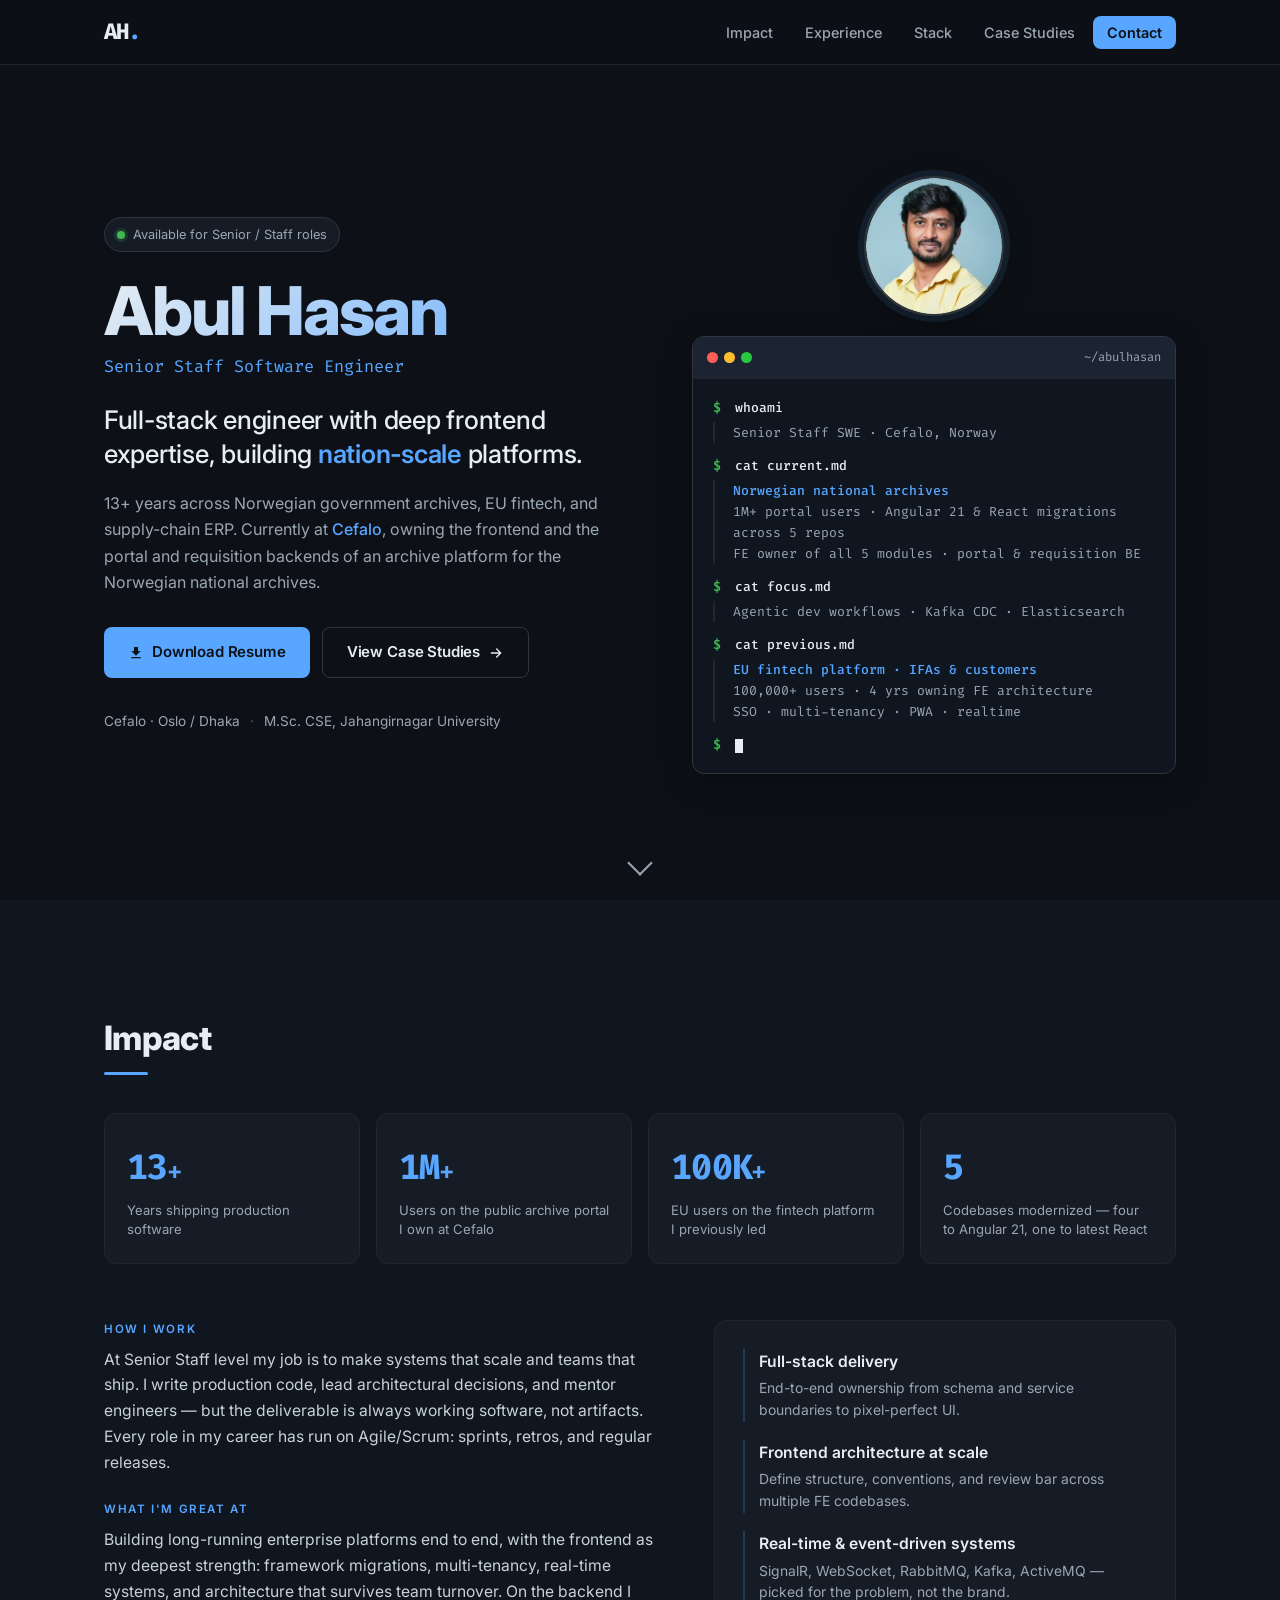
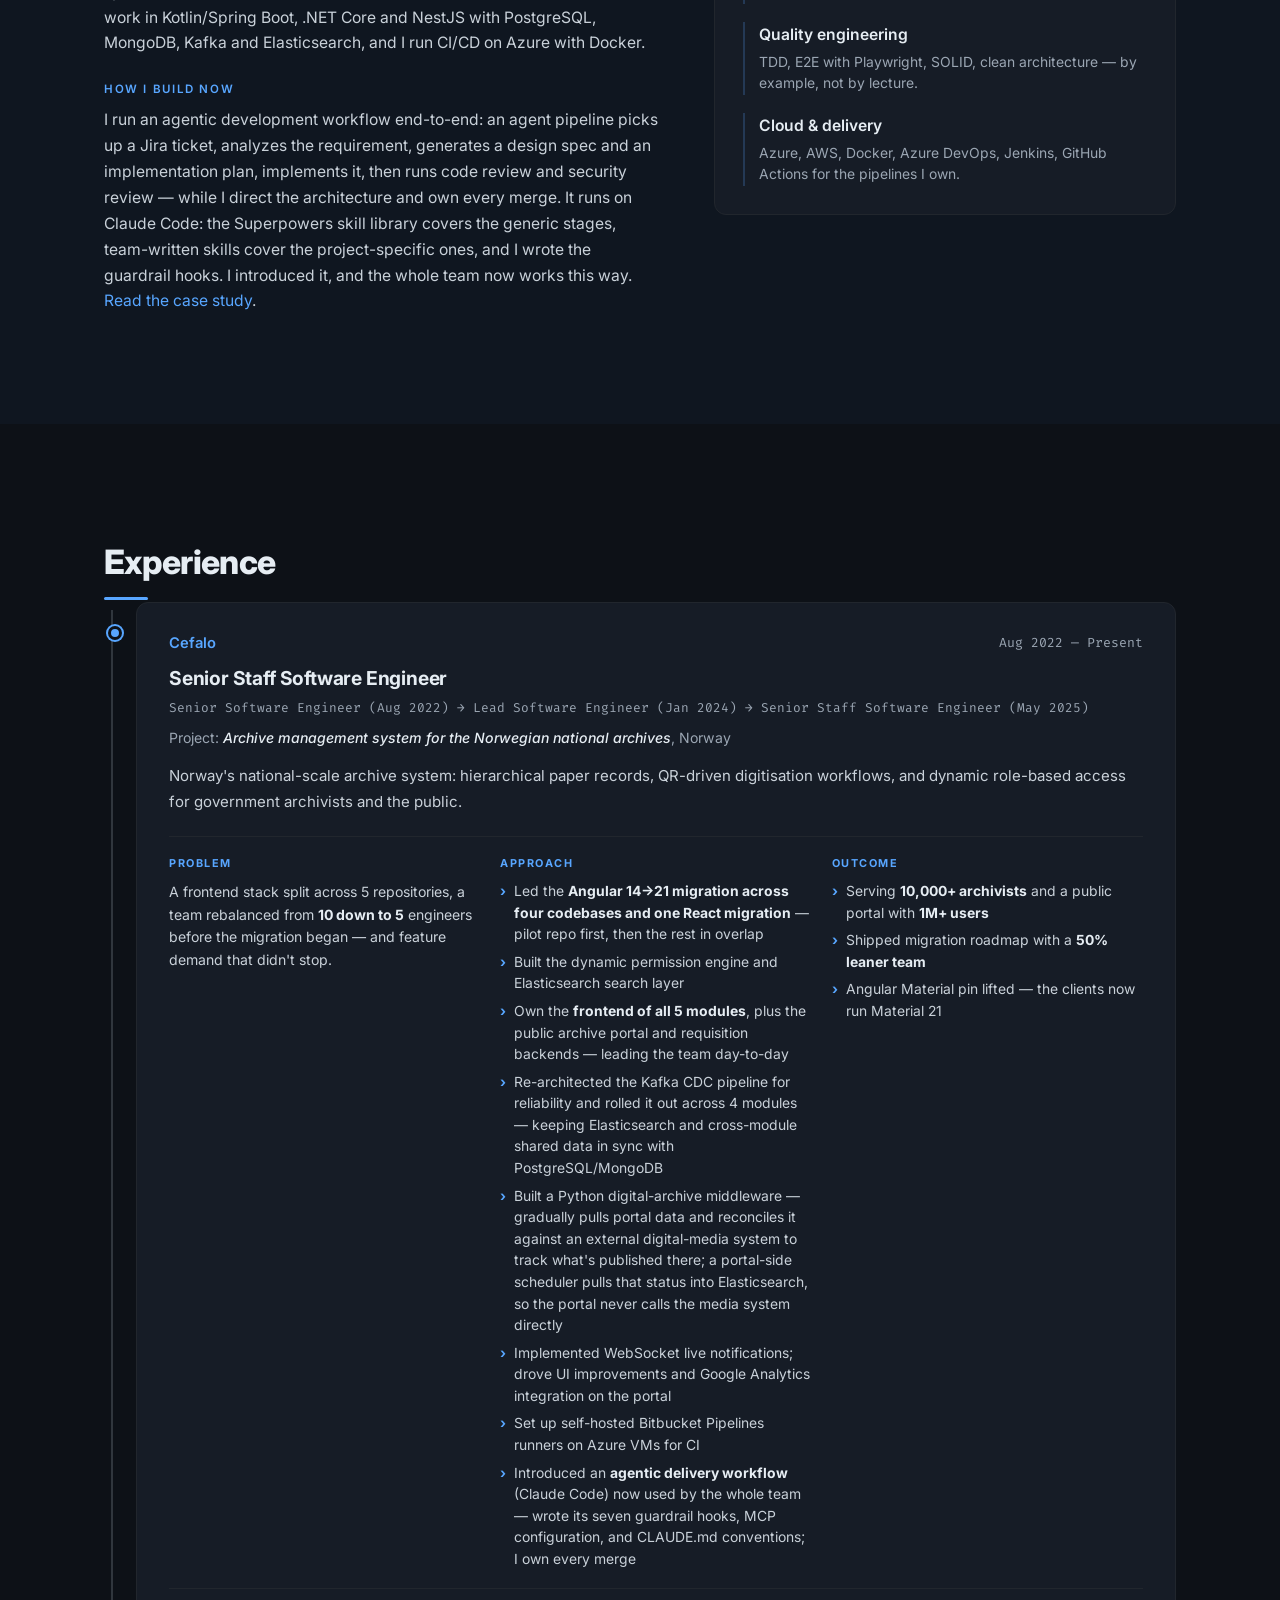
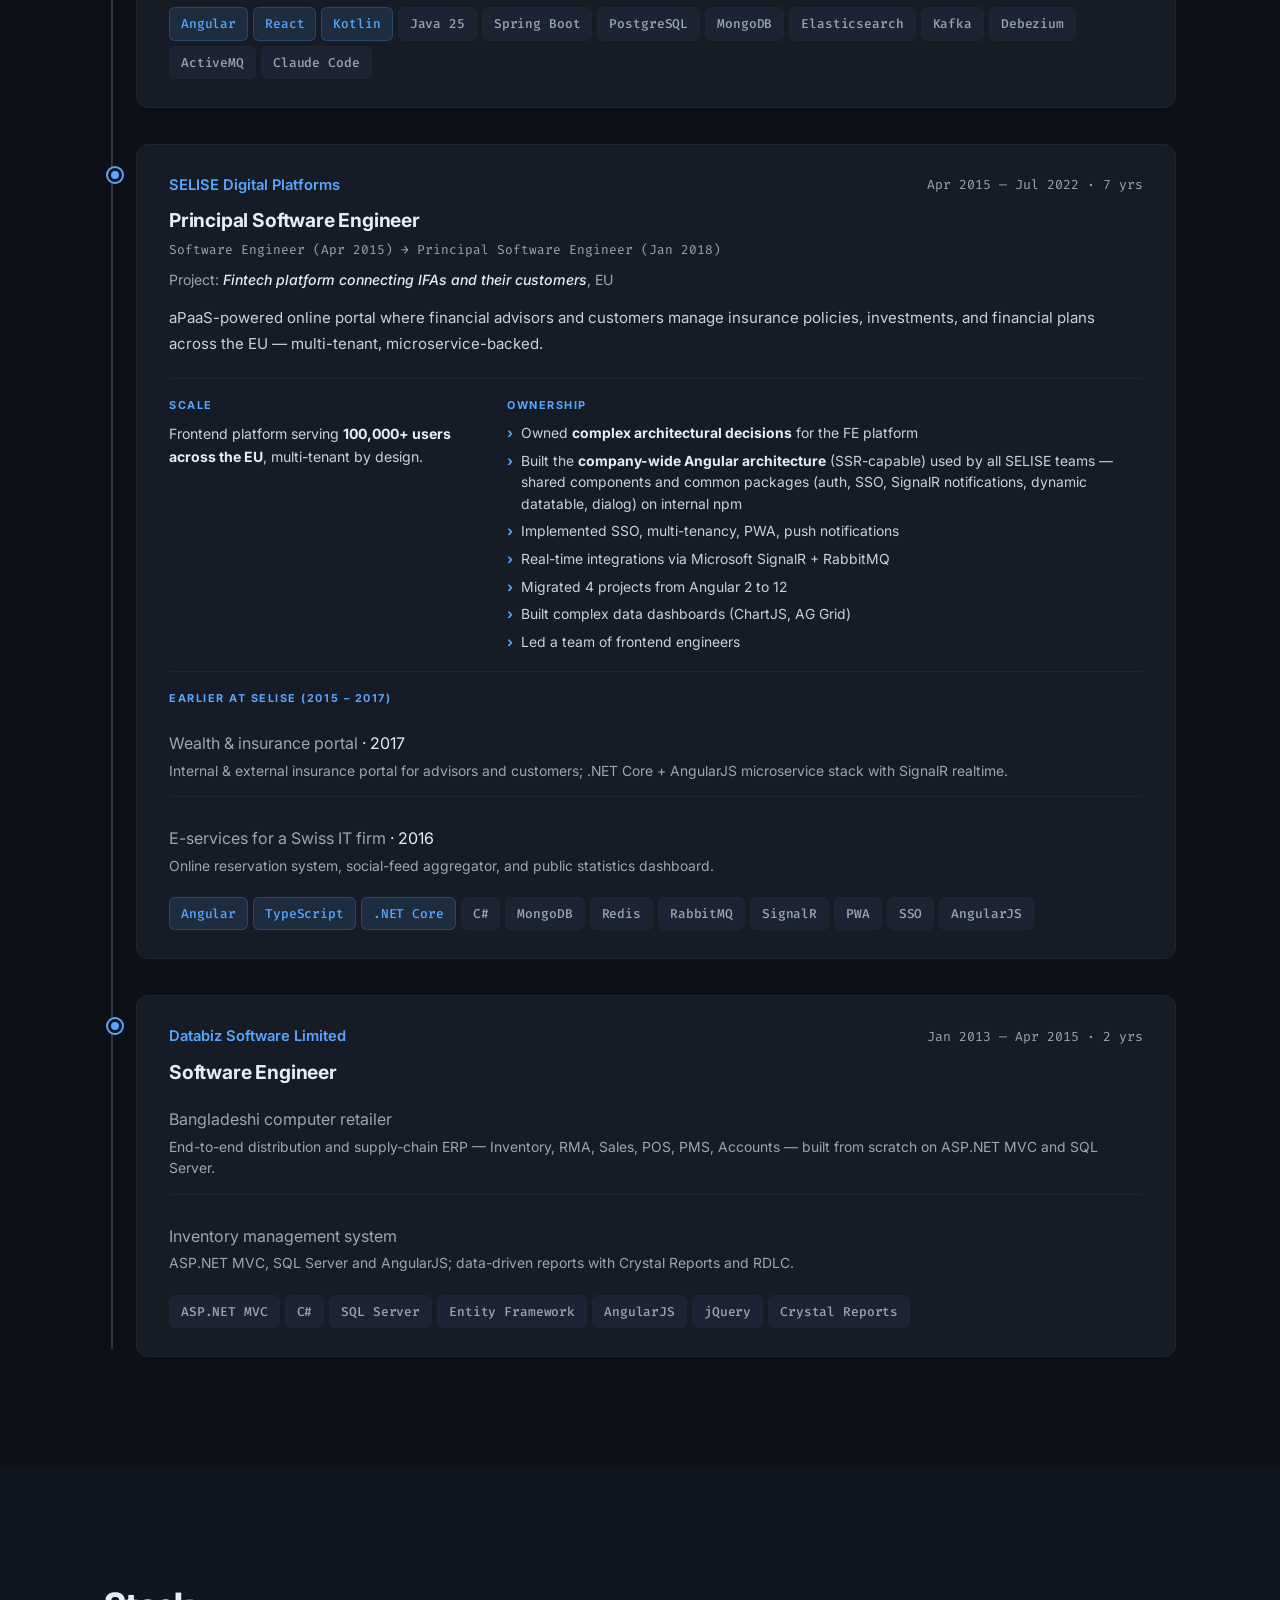
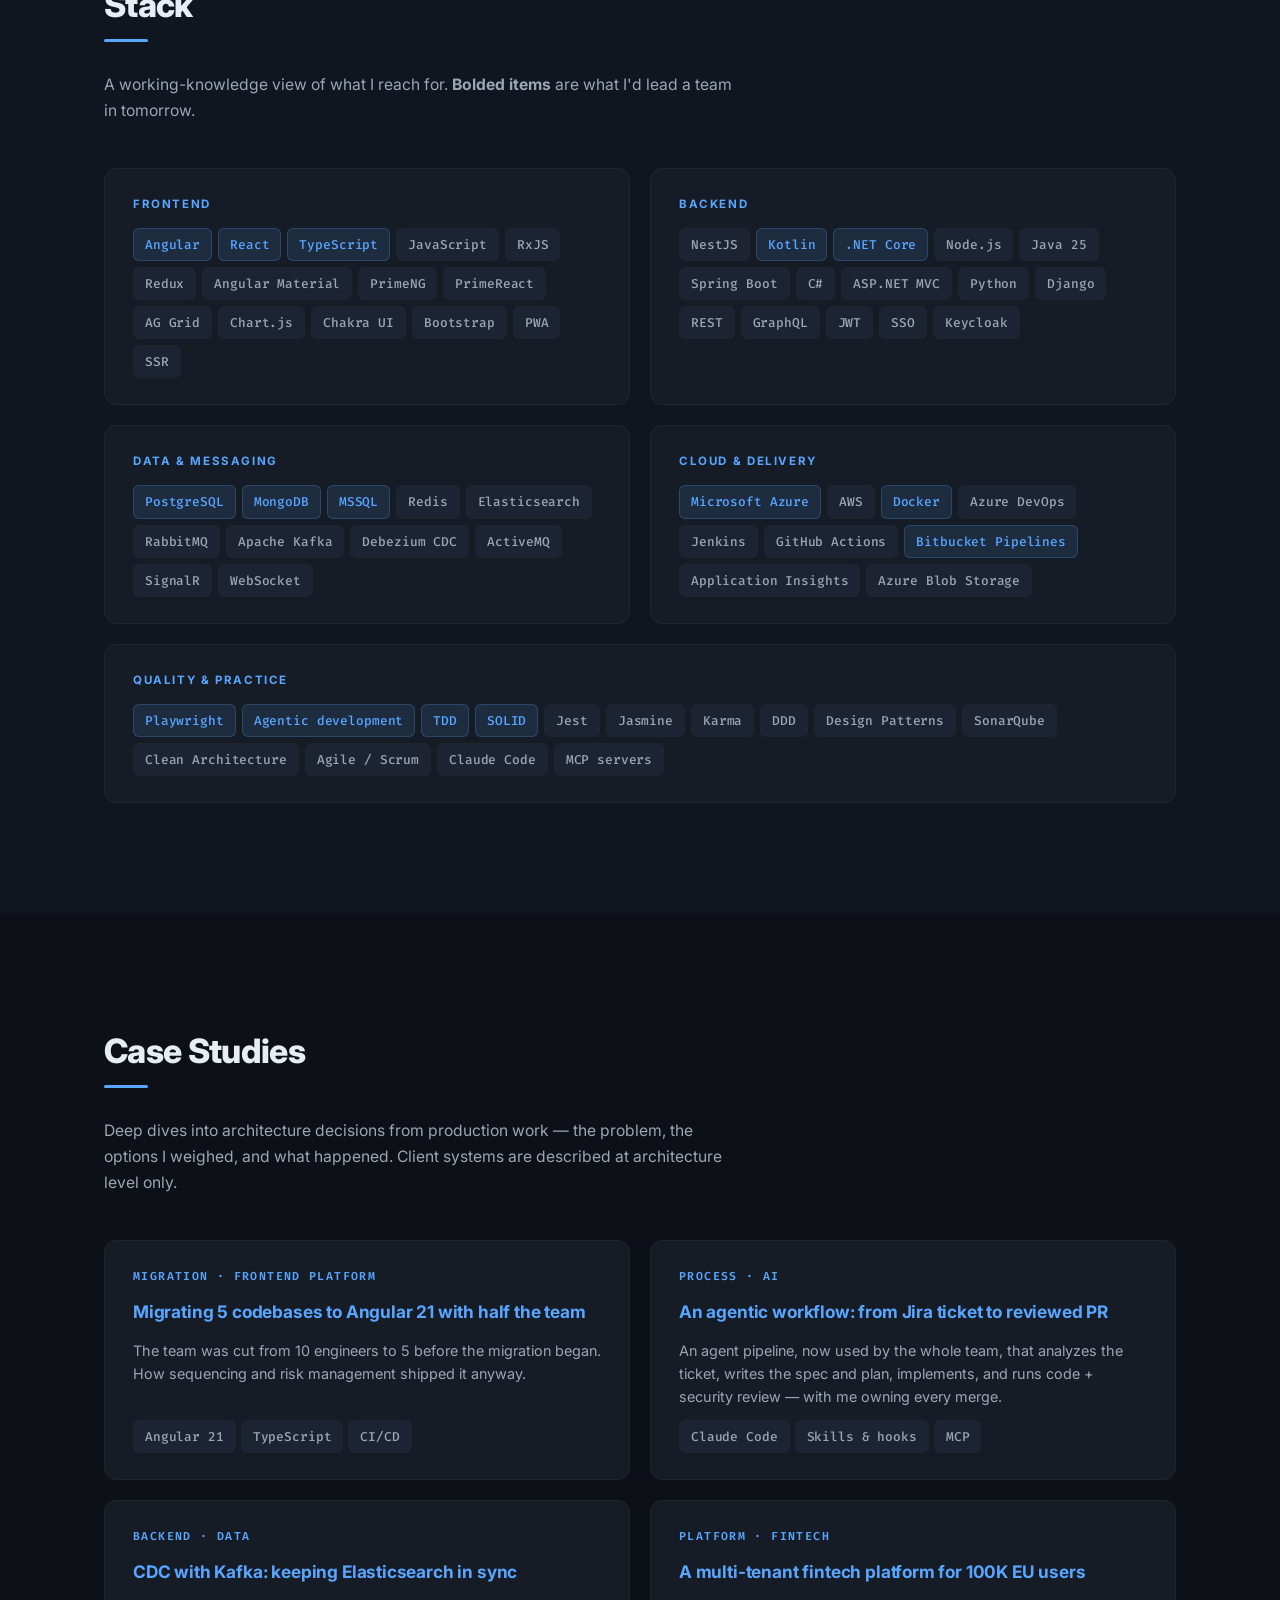
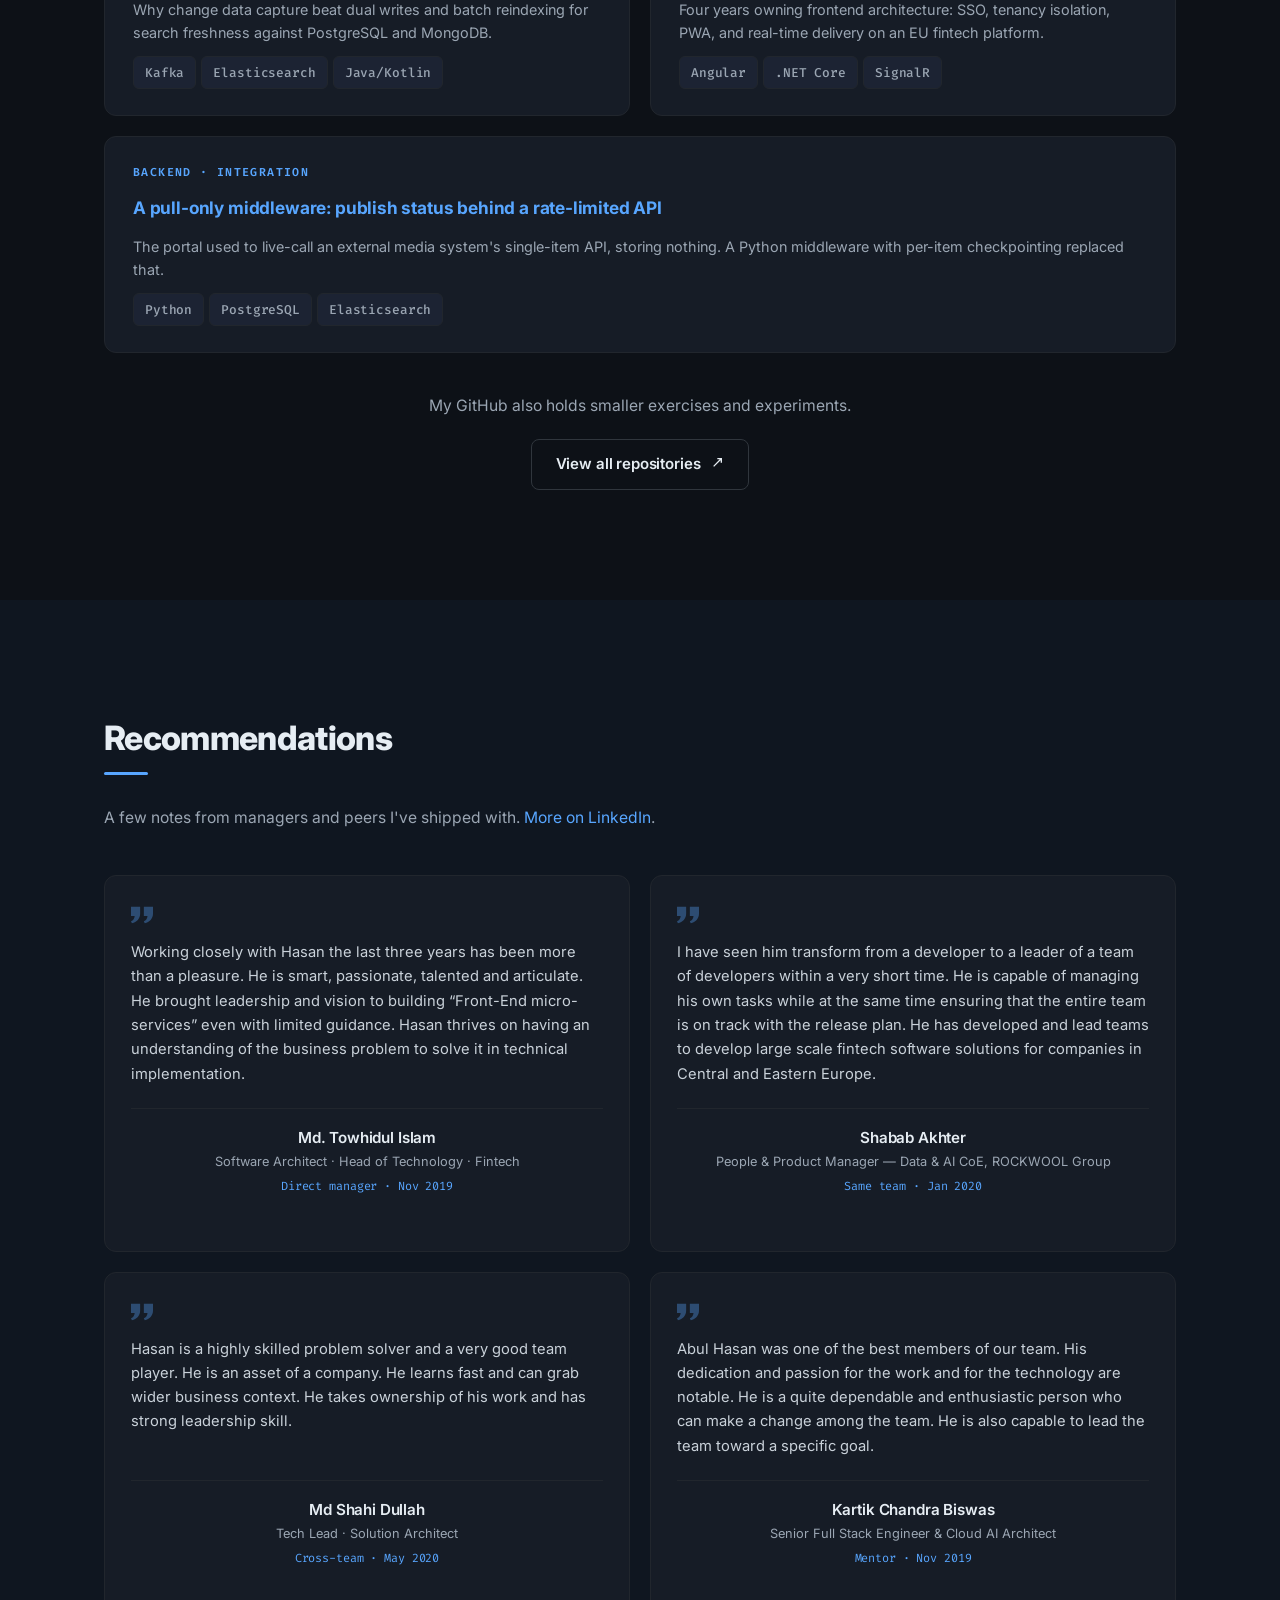
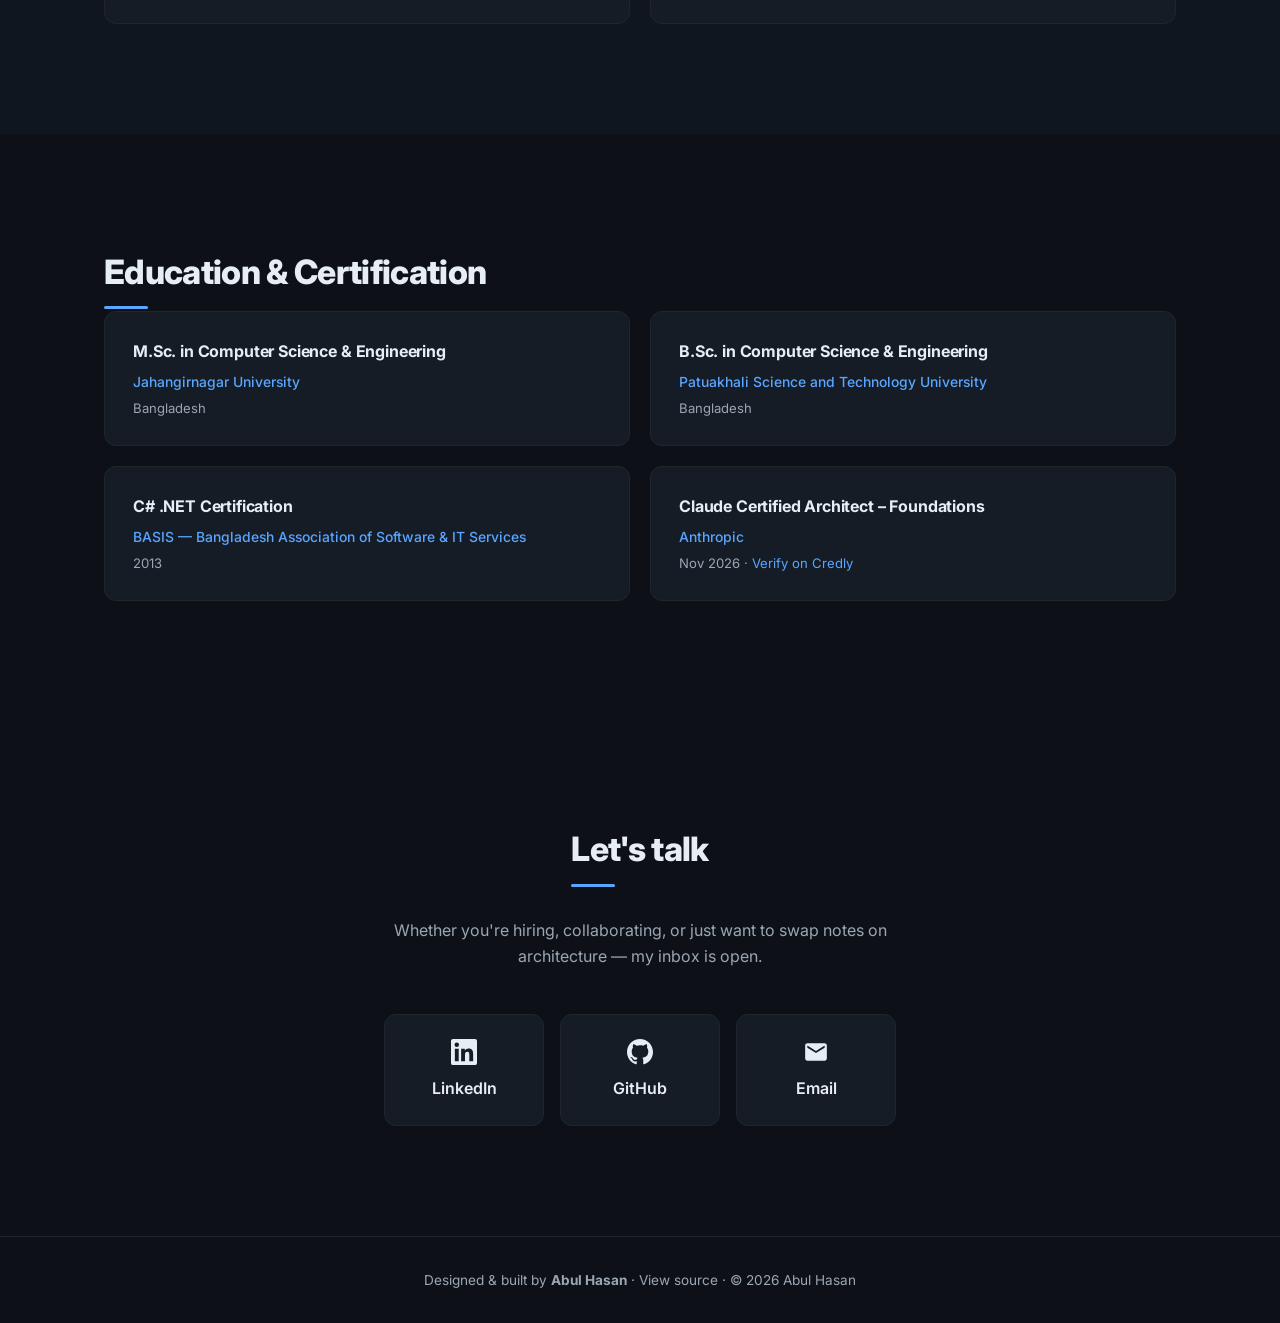
<file: index.html>
<!DOCTYPE html>
<html lang="en">
<head>
  <meta charset="UTF-8" />
  <meta name="viewport" content="width=device-width, initial-scale=1.0" />
  <meta name="description" content="Abul Hasan — Senior Staff Software Engineer — full-stack with deep frontend expertise and 13+ years of production software — currently owning the frontend and portal backends of a nation-scale government platform at Cefalo for the Norwegian national archives (public portal serving 1M+ users). Previously owned the FE platform of an EU fintech platform connecting IFAs and their customers (100K+ users)." />
  <meta name="keywords" content="Abul Hasan, Senior Staff Software Engineer, Full-Stack Engineer, Frontend Architect, Angular, React, NestJS, Kotlin, Spring Boot, .NET Core, Microservices, Cefalo" />
  <meta name="author" content="Abul Hasan" />
  <meta name="theme-color" content="#0d1117" />
  <meta name="color-scheme" content="dark" />

  <meta property="og:title" content="Abul Hasan — Senior Staff Software Engineer" />
  <meta property="og:description" content="13+ years of full-stack engineering with frontend depth. Norwegian national archive platform (1M+ portal users) · EU fintech platform (100K+ users)." />
  <meta property="og:type" content="website" />
  <meta property="og:url" content="https://ahasan09.github.io/" />
  <meta property="og:image" content="https://ahasan09.github.io/avatar-square.png" />

  <meta name="twitter:card" content="summary_large_image" />
  <meta name="twitter:title" content="Abul Hasan — Senior Staff Software Engineer" />
  <meta name="twitter:description" content="13+ years of full-stack engineering with frontend depth. Norwegian national archive platform (1M+ portal users) · EU fintech platform (100K+ users)." />
  <meta name="twitter:image" content="https://ahasan09.github.io/avatar-square.png" />

  <link rel="canonical" href="https://ahasan09.github.io/" />
  <link rel="icon" type="image/png" href="avatar.png" />
  <link rel="apple-touch-icon" href="avatar.png" />

  <title>Abul Hasan | Senior Staff Software Engineer</title>

  <link rel="stylesheet" href="style.css" />
  <link rel="preload" as="image" href="avatar.webp" type="image/webp" />
  <link rel="preconnect" href="https://fonts.googleapis.com" />
  <link rel="preconnect" href="https://fonts.gstatic.com" crossorigin />
  <link href="https://fonts.googleapis.com/css2?family=Inter:wght@300;400;500;600;700;800&family=Fira+Code:wght@400;500&display=swap" rel="stylesheet" />

  <script type="application/ld+json">
  {
    "@context": "https://schema.org",
    "@type": "Person",
    "name": "Abul Hasan",
    "jobTitle": "Senior Staff Software Engineer",
    "url": "https://ahasan09.github.io/",
    "image": "https://ahasan09.github.io/avatar.png",
    "email": "abulhasanraju@gmail.com",
    "worksFor": {
      "@type": "Organization",
      "name": "Cefalo",
      "url": "https://www.cefalo.com"
    },
    "alumniOf": [
      { "@type": "CollegeOrUniversity", "name": "Jahangirnagar University" },
      { "@type": "CollegeOrUniversity", "name": "Patuakhali Science and Technology University" }
    ],
    "knowsAbout": [
      "Full-Stack Development", "Frontend Architecture", "Angular", "React", "TypeScript", "RxJS",
      "NestJS", "Node.js", "Kotlin", "Spring Boot", "Java",
      ".NET Core", "C#", "Python", "Django",
      "PostgreSQL", "MongoDB", "Elasticsearch", "Redis",
      "Apache Kafka", "RabbitMQ", "SignalR",
      "Microsoft Azure", "AWS", "Docker", "CI/CD",
      "Agentic Software Development", "Claude Code", "Model Context Protocol"
    ],
    "hasCredential": [
      {
        "@type": "EducationalOccupationalCredential",
        "name": "Claude Certified Architect – Foundations",
        "credentialCategory": "certification",
        "validFrom": "2026-11-01",
        "recognizedBy": { "@type": "Organization", "name": "Anthropic", "url": "https://www.anthropic.com" },
        "url": "https://www.credly.com/badges/e6e3906e-3777-4bdd-99ed-66f9198ec36e/public_url"
      }
    ],
    "sameAs": [
      "https://github.com/ahasan09",
      "https://www.linkedin.com/in/ahasan09/"
    ]
  }
  </script>
</head>
<body>

  <!-- SVG icon sprite — referenced via <use href="#id"/> -->
  <svg width="0" height="0" style="position:absolute" aria-hidden="true" focusable="false">
    <symbol id="i-github" viewBox="0 0 24 24"><path d="M12 0C5.374 0 0 5.373 0 12c0 5.302 3.438 9.8 8.207 11.387.599.111.793-.261.793-.577v-2.234c-3.338.726-4.033-1.416-4.033-1.416-.546-1.387-1.333-1.756-1.333-1.756-1.089-.745.083-.729.083-.729 1.205.084 1.839 1.237 1.839 1.237 1.07 1.834 2.807 1.304 3.492.997.107-.775.418-1.305.762-1.604-2.665-.305-5.467-1.334-5.467-5.931 0-1.311.469-2.381 1.236-3.221-.124-.303-.535-1.524.117-3.176 0 0 1.008-.322 3.301 1.23A11.509 11.509 0 0112 5.803c1.02.005 2.047.138 3.006.404 2.291-1.552 3.297-1.23 3.297-1.23.653 1.653.242 2.874.118 3.176.77.84 1.235 1.911 1.235 3.221 0 4.609-2.807 5.624-5.479 5.921.43.372.823 1.102.823 2.222v3.293c0 .319.192.694.801.576C20.566 21.797 24 17.3 24 12c0-6.627-5.373-12-12-12z"/></symbol>
    <symbol id="i-linkedin" viewBox="0 0 24 24"><path d="M20.447 20.452h-3.554v-5.569c0-1.328-.027-3.037-1.852-3.037-1.853 0-2.136 1.445-2.136 2.939v5.667H9.351V9h3.414v1.561h.046c.477-.9 1.637-1.85 3.37-1.85 3.601 0 4.267 2.37 4.267 5.455v6.286zM5.337 7.433a2.062 2.062 0 01-2.063-2.065 2.064 2.064 0 112.063 2.065zm1.782 13.019H3.555V9h3.564v11.452zM22.225 0H1.771C.792 0 0 .774 0 1.729v20.542C0 23.227.792 24 1.771 24h20.451C23.2 24 24 23.227 24 22.271V1.729C24 .774 23.2 0 22.222 0h.003z"/></symbol>
    <symbol id="i-mail" viewBox="0 0 24 24"><path d="M20 4H4c-1.1 0-2 .9-2 2v12c0 1.1.9 2 2 2h16c1.1 0 2-.9 2-2V6c0-1.1-.9-2-2-2zm0 4l-8 5-8-5V6l8 5 8-5v2z"/></symbol>
    <symbol id="i-arrow" viewBox="0 0 24 24"><path d="M5 12h14M13 6l6 6-6 6" fill="none" stroke="currentColor" stroke-width="2" stroke-linecap="round" stroke-linejoin="round"/></symbol>
    <symbol id="i-arrow-out" viewBox="0 0 24 24"><path d="M14 3v2h3.59l-9.83 9.83 1.41 1.41L19 6.41V10h2V3z"/></symbol>
    <symbol id="i-download" viewBox="0 0 24 24"><path d="M5 20h14v-2H5v2zM19 9h-4V3H9v6H5l7 7 7-7z"/></symbol>
    <symbol id="i-quote" viewBox="0 0 24 24"><path d="M9.983 3v7.391c0 5.704-3.731 9.57-8.983 10.609l-.995-2.151c2.432-.917 3.995-3.638 3.995-5.849h-4v-10h9.983zm14.017 0v7.391c0 5.704-3.748 9.571-9 10.609l-.996-2.151c2.433-.917 3.996-3.638 3.996-5.849h-3.983v-10h9.983z"/></symbol>
  </svg>

  <a href="#main" class="skip-link">Skip to content</a>

  <!-- NAV -->
  <nav id="navbar">
    <div class="nav-inner">
      <a href="#hero" class="nav-logo">AH<span class="dot">.</span></a>
      <ul class="nav-links">
        <li><a href="#impact">Impact</a></li>
        <li><a href="#experience">Experience</a></li>
        <li><a href="#skills">Stack</a></li>
        <li><a href="#projects">Case Studies</a></li>
        <li><a href="#contact" class="btn-nav">Contact</a></li>
      </ul>
      <button class="hamburger" id="hamburger" aria-label="Toggle navigation menu" aria-expanded="false" aria-controls="nav-links">
        <span></span><span></span><span></span>
      </button>
    </div>
  </nav>

  <main id="main">

  <!-- HERO -->
  <section id="hero">
    <div class="hero-content">
      <div class="hero-status" aria-label="Availability">
        <span class="status-dot"></span>
        <span>Available for Senior / Staff roles</span>
      </div>

      <h1 class="hero-name">Abul Hasan</h1>
      <p class="hero-tagline">Senior Staff Software Engineer</p>

      <p class="hero-positioning">
        Full-stack engineer with deep frontend expertise, building <strong>nation-scale</strong> platforms.
      </p>

      <p class="hero-sub">
        13+ years across Norwegian government archives, EU fintech, and supply-chain ERP. Currently at <a href="https://www.cefalo.com" target="_blank" rel="noopener">Cefalo</a>, owning the frontend and the portal and requisition backends of an archive platform for the Norwegian national archives.
      </p>

      <div class="hero-actions">
        <a href="abul-hasan-cv.pdf" class="btn btn-primary" download="Abul-Hasan-CV.pdf">
          <svg class="btn-icon" aria-hidden="true" focusable="false"><use href="#i-download"/></svg>
          Download Resume
        </a>
        <a href="#projects" class="btn btn-outline">
          View Case Studies
          <svg class="btn-icon" aria-hidden="true" focusable="false"><use href="#i-arrow"/></svg>
        </a>
      </div>

      <div class="hero-meta-row">
        <span>Cefalo · Oslo / Dhaka</span>
        <span class="meta-sep" aria-hidden="true">·</span>
        <span>M.Sc. CSE, Jahangirnagar University</span>
      </div>
    </div>

    <aside class="hero-visual" aria-label="Current focus and recent work">
      <div class="hero-avatar-wrap">
        <picture>
          <source srcset="avatar.webp" type="image/webp" />
          <img src="avatar.png" alt="Portrait of Abul Hasan" class="hero-avatar" width="160" height="160" fetchpriority="high" decoding="async" />
        </picture>
      </div>

      <div class="terminal-card">
        <div class="terminal-header">
          <span class="t-dot t-red" aria-hidden="true"></span>
          <span class="t-dot t-yellow" aria-hidden="true"></span>
          <span class="t-dot t-green" aria-hidden="true"></span>
          <span class="terminal-path">~/abulhasan</span>
        </div>
        <div class="terminal-body">
          <div class="t-cmd"><span class="t-prompt">$</span> whoami</div>
          <div class="t-out">Senior Staff SWE · Cefalo, Norway</div>

          <div class="t-cmd"><span class="t-prompt">$</span> cat current.md</div>
          <div class="t-out">
            <strong>Norwegian national archives</strong><br/>
            1M+ portal users · Angular 21 &amp; React migrations across 5 repos<br/>
            FE owner of all 5 modules · portal &amp; requisition BE
          </div>

          <div class="t-cmd"><span class="t-prompt">$</span> cat focus.md</div>
          <div class="t-out">
            Agentic dev workflows · Kafka CDC · Elasticsearch
          </div>

          <div class="t-cmd"><span class="t-prompt">$</span> cat previous.md</div>
          <div class="t-out">
            <strong>EU fintech platform · IFAs &amp; customers</strong><br/>
            100,000+ users · 4 yrs owning FE architecture<br/>
            SSO · multi-tenancy · PWA · realtime
          </div>

          <div class="t-cmd"><span class="t-prompt">$</span> <span class="t-cursor"></span></div>
        </div>
      </div>
    </aside>

    <a href="#impact" class="scroll-down" aria-label="Scroll to next section">
      <span></span>
    </a>
  </section>

  <!-- IMPACT (formerly About) -->
  <section id="impact">
    <div class="container">
      <h2 class="section-title">Impact</h2>

      <div class="impact-stats">
        <div class="stat">
          <span class="stat-num">13<span class="stat-plus">+</span></span>
          <span class="stat-label">Years shipping production software</span>
        </div>
        <div class="stat">
          <span class="stat-num">1M<span class="stat-plus">+</span></span>
          <span class="stat-label">Users on the public archive portal I own at Cefalo</span>
        </div>
        <div class="stat">
          <span class="stat-num">100K<span class="stat-plus">+</span></span>
          <span class="stat-label">EU users on the fintech platform I previously led</span>
        </div>
        <div class="stat">
          <span class="stat-num">5</span>
          <span class="stat-label">Codebases modernized — four to Angular 21, one to latest React</span>
        </div>
      </div>

      <div class="impact-grid">
        <div class="impact-prose">
          <h3 class="kicker">How I work</h3>
          <p>
            At Senior Staff level my job is to make systems that scale and teams that ship. I write production code, lead architectural decisions, and mentor engineers — but the deliverable is always working software, not artifacts. Every role in my career has run on Agile/Scrum: sprints, retros, and regular releases.
          </p>

          <h3 class="kicker">What I'm great at</h3>
          <p>
            Building long-running enterprise platforms end to end, with the frontend as my deepest strength: framework migrations, multi-tenancy, real-time systems, and architecture that survives team turnover. On the backend I work in Kotlin/Spring Boot, .NET Core and NestJS with PostgreSQL, MongoDB, Kafka and Elasticsearch, and I run CI/CD on Azure with Docker.
          </p>

          <h3 class="kicker">How I build now</h3>
          <p>
            I run an agentic development workflow end-to-end: an agent pipeline picks up a Jira ticket, analyzes the requirement, generates a design spec and an implementation plan, implements it, then runs code review and security review — while I direct the architecture and own every merge. It runs on Claude Code: the Superpowers skill library covers the generic stages, team-written skills cover the project-specific ones, and I wrote the guardrail hooks. I introduced it, and the whole team now works this way. <a href="case-studies/agentic-workflow.html">Read the case study</a>.
          </p>
        </div>

        <ul class="impact-pillars">
          <li>
            <strong>Full-stack delivery</strong>
            <p>End-to-end ownership from schema and service boundaries to pixel-perfect UI.</p>
          </li>
          <li>
            <strong>Frontend architecture at scale</strong>
            <p>Define structure, conventions, and review bar across multiple FE codebases.</p>
          </li>
          <li>
            <strong>Real-time &amp; event-driven systems</strong>
            <p>SignalR, WebSocket, RabbitMQ, Kafka, ActiveMQ — picked for the problem, not the brand.</p>
          </li>
          <li>
            <strong>Quality engineering</strong>
            <p>TDD, E2E with Playwright, SOLID, clean architecture — by example, not by lecture.</p>
          </li>
          <li>
            <strong>Cloud &amp; delivery</strong>
            <p>Azure, AWS, Docker, Azure DevOps, Jenkins, GitHub Actions for the pipelines I own.</p>
          </li>
        </ul>
      </div>
    </div>
  </section>

  <!-- EXPERIENCE -->
  <section id="experience">
    <div class="container">
      <h2 class="section-title">Experience</h2>
      <div class="timeline">

        <!-- CEFALO — case study -->
        <article class="timeline-item">
          <div class="timeline-marker" aria-hidden="true"></div>
          <div class="timeline-card case-study">
            <header class="timeline-meta">
              <span class="timeline-company">Cefalo</span>
              <span class="timeline-period">Aug 2022 — Present</span>
            </header>
            <h3 class="timeline-role">Senior Staff Software Engineer</h3>
            <p class="timeline-progression">Senior Software Engineer (Aug 2022) → Lead Software Engineer (Jan 2024) → Senior Staff Software Engineer (May 2025)</p>
            <p class="timeline-client">Project: <em>Archive management system for the Norwegian national archives</em>, Norway</p>

            <p class="timeline-desc">
              Norway's national-scale archive system: hierarchical paper records, QR-driven digitisation workflows, and dynamic role-based access for government archivists and the public.
            </p>

            <div class="case-row">
              <div class="case-block">
                <h4 class="case-label">Problem</h4>
                <p>A frontend stack split across 5 repositories, a team rebalanced from <strong>10 down to 5</strong> engineers before the migration began — and feature demand that didn't stop.</p>
              </div>
              <div class="case-block">
                <h4 class="case-label">Approach</h4>
                <ul>
                  <li>Led the <strong>Angular 14→21 migration across four codebases and one React migration</strong> — pilot repo first, then the rest in overlap</li>
                  <li>Built the dynamic permission engine and Elasticsearch search layer</li>
                  <li>Own the <strong>frontend of all 5 modules</strong>, plus the public archive portal and requisition backends — leading the team day-to-day</li>
                  <li>Re-architected the Kafka CDC pipeline for reliability and rolled it out across 4 modules — keeping Elasticsearch and cross-module shared data in sync with PostgreSQL/MongoDB</li>
                  <li>Built a Python digital-archive middleware — gradually pulls portal data and reconciles it against an external digital-media system to track what's published there; a portal-side scheduler pulls that status into Elasticsearch, so the portal never calls the media system directly</li>
                  <li>Implemented WebSocket live notifications; drove UI improvements and Google Analytics integration on the portal</li>
                  <li>Set up self-hosted Bitbucket Pipelines runners on Azure VMs for CI</li>
                  <li>Introduced an <strong>agentic delivery workflow</strong> (Claude Code) now used by the whole team — wrote its seven guardrail hooks, MCP configuration, and CLAUDE.md conventions; I own every merge</li>
                </ul>
              </div>
              <div class="case-block">
                <h4 class="case-label">Outcome</h4>
                <ul>
                  <li>Serving <strong>10,000+ archivists</strong> and a public portal with <strong>1M+ users</strong></li>
                  <li>Shipped migration roadmap with a <strong>50% leaner team</strong></li>
                  <li>Angular Material pin lifted — the clients now run Material 21</li>
                </ul>
              </div>
            </div>

            <div class="chips chips-tight">
              <span class="chip chip-strong">Angular</span>
              <span class="chip chip-strong">React</span>
              <span class="chip chip-strong">Kotlin</span>
              <span class="chip">Java 25</span>
              <span class="chip">Spring Boot</span>
              <span class="chip">PostgreSQL</span>
              <span class="chip">MongoDB</span>
              <span class="chip">Elasticsearch</span>
              <span class="chip">Kafka</span>
              <span class="chip">Debezium</span>
              <span class="chip">ActiveMQ</span>
              <span class="chip">Claude Code</span>
            </div>
          </div>
        </article>

        <!-- SELISE — case study -->
        <article class="timeline-item">
          <div class="timeline-marker" aria-hidden="true"></div>
          <div class="timeline-card case-study">
            <header class="timeline-meta">
              <span class="timeline-company">SELISE Digital Platforms</span>
              <span class="timeline-period">Apr 2015 — Jul 2022 · 7 yrs</span>
            </header>
            <h3 class="timeline-role">Principal Software Engineer</h3>
            <p class="timeline-progression">Software Engineer (Apr 2015) → Principal Software Engineer (Jan 2018)</p>
            <p class="timeline-client">Project: <em>Fintech platform connecting IFAs and their customers</em>, EU</p>

            <p class="timeline-desc">
              aPaaS-powered online portal where financial advisors and customers manage insurance policies, investments, and financial plans across the EU — multi-tenant, microservice-backed.
            </p>

            <div class="case-row">
              <div class="case-block">
                <h4 class="case-label">Scale</h4>
                <p>Frontend platform serving <strong>100,000+ users across the EU</strong>, multi-tenant by design.</p>
              </div>
              <div class="case-block">
                <h4 class="case-label">Ownership</h4>
                <ul>
                  <li>Owned <strong>complex architectural decisions</strong> for the FE platform</li>
                  <li>Built the <strong>company-wide Angular architecture</strong> (SSR-capable) used by all SELISE teams — shared components and common packages (auth, SSO, SignalR notifications, dynamic datatable, dialog) on internal npm</li>
                  <li>Implemented SSO, multi-tenancy, PWA, push notifications</li>
                  <li>Real-time integrations via Microsoft SignalR + RabbitMQ</li>
                  <li>Migrated 4 projects from Angular 2 to 12</li>
                  <li>Built complex data dashboards (ChartJS, AG Grid)</li>
                  <li>Led a team of frontend engineers</li>
                </ul>
              </div>
            </div>

            <h4 class="case-label">Earlier at SELISE (2015 – 2017)</h4>
            <ul class="earlier-list">
              <li>
                <em>Wealth &amp; insurance portal</em> · 2017
                <p>Internal &amp; external insurance portal for advisors and customers; .NET Core + AngularJS microservice stack with SignalR realtime.</p>
              </li>
              <li>
                <em>E-services for a Swiss IT firm</em> · 2016
                <p>Online reservation system, social-feed aggregator, and public statistics dashboard.</p>
              </li>
            </ul>

            <div class="chips chips-tight">
              <span class="chip chip-strong">Angular</span>
              <span class="chip chip-strong">TypeScript</span>
              <span class="chip chip-strong">.NET Core</span>
              <span class="chip">C#</span>
              <span class="chip">MongoDB</span>
              <span class="chip">Redis</span>
              <span class="chip">RabbitMQ</span>
              <span class="chip">SignalR</span>
              <span class="chip">PWA</span>
              <span class="chip">SSO</span>
              <span class="chip">AngularJS</span>
            </div>
          </div>
        </article>

        <!-- DATABIZ -->
        <article class="timeline-item">
          <div class="timeline-marker" aria-hidden="true"></div>
          <div class="timeline-card earlier-career">
            <header class="timeline-meta">
              <span class="timeline-company">Databiz Software Limited</span>
              <span class="timeline-period">Jan 2013 — Apr 2015 · 2 yrs</span>
            </header>
            <h3 class="timeline-role">Software Engineer</h3>

            <ul class="earlier-list">
              <li>
                <em>Bangladeshi computer retailer</em>
                <p>End-to-end distribution and supply-chain ERP — Inventory, RMA, Sales, POS, PMS, Accounts — built from scratch on ASP.NET MVC and SQL Server.</p>
              </li>
              <li>
                <em>Inventory management system</em>
                <p>ASP.NET MVC, SQL Server and AngularJS; data-driven reports with Crystal Reports and RDLC.</p>
              </li>
            </ul>

            <div class="chips chips-tight">
              <span class="chip">ASP.NET MVC</span>
              <span class="chip">C#</span>
              <span class="chip">SQL Server</span>
              <span class="chip">Entity Framework</span>
              <span class="chip">AngularJS</span>
              <span class="chip">jQuery</span>
              <span class="chip">Crystal Reports</span>
            </div>
          </div>
        </article>

      </div>
    </div>
  </section>

  <!-- SKILLS / STACK -->
  <section id="skills">
    <div class="container">
      <h2 class="section-title">Stack</h2>
      <p class="section-lede">A working-knowledge view of what I reach for. <strong>Bolded items</strong> are what I'd lead a team in tomorrow.</p>

      <div class="skills-grid">

        <div class="skill-group">
          <h3 class="skill-group-title">Frontend</h3>
          <div class="chips">
            <span class="chip chip-strong">Angular</span>
            <span class="chip chip-strong">React</span>
            <span class="chip chip-strong">TypeScript</span>
            <span class="chip">JavaScript</span>
            <span class="chip">RxJS</span>
            <span class="chip">Redux</span>
            <span class="chip">Angular Material</span>
            <span class="chip">PrimeNG</span>
            <span class="chip">PrimeReact</span>
            <span class="chip">AG Grid</span>
            <span class="chip">Chart.js</span>
            <span class="chip">Chakra UI</span>
            <span class="chip">Bootstrap</span>
            <span class="chip">PWA</span>
            <span class="chip">SSR</span>
          </div>
        </div>

        <div class="skill-group">
          <h3 class="skill-group-title">Backend</h3>
          <div class="chips">
            <span class="chip">NestJS</span>
            <span class="chip chip-strong">Kotlin</span>
            <span class="chip chip-strong">.NET Core</span>
            <span class="chip">Node.js</span>
            <span class="chip">Java 25</span>
            <span class="chip">Spring Boot</span>
            <span class="chip">C#</span>
            <span class="chip">ASP.NET MVC</span>
            <span class="chip">Python</span>
            <span class="chip">Django</span>
            <span class="chip">REST</span>
            <span class="chip">GraphQL</span>
            <span class="chip">JWT</span>
            <span class="chip">SSO</span>
            <span class="chip">Keycloak</span>
          </div>
        </div>

        <div class="skill-group">
          <h3 class="skill-group-title">Data &amp; messaging</h3>
          <div class="chips">
            <span class="chip chip-strong">PostgreSQL</span>
            <span class="chip chip-strong">MongoDB</span>
            <span class="chip chip-strong">MSSQL</span>
            <span class="chip">Redis</span>
            <span class="chip">Elasticsearch</span>
            <span class="chip">RabbitMQ</span>
            <span class="chip">Apache Kafka</span>
            <span class="chip">Debezium CDC</span>
            <span class="chip">ActiveMQ</span>
            <span class="chip">SignalR</span>
            <span class="chip">WebSocket</span>
          </div>
        </div>

        <div class="skill-group">
          <h3 class="skill-group-title">Cloud &amp; delivery</h3>
          <div class="chips">
            <span class="chip chip-strong">Microsoft Azure</span>
            <span class="chip">AWS</span>
            <span class="chip chip-strong">Docker</span>
            <span class="chip">Azure DevOps</span>
            <span class="chip">Jenkins</span>
            <span class="chip">GitHub Actions</span>
            <span class="chip chip-strong">Bitbucket Pipelines</span>
            <span class="chip">Application Insights</span>
            <span class="chip">Azure Blob Storage</span>
          </div>
        </div>

        <div class="skill-group">
          <h3 class="skill-group-title">Quality &amp; practice</h3>
          <div class="chips">
            <span class="chip chip-strong">Playwright</span>
            <span class="chip chip-strong">Agentic development</span>
            <span class="chip chip-strong">TDD</span>
            <span class="chip chip-strong">SOLID</span>
            <span class="chip">Jest</span>
            <span class="chip">Jasmine</span>
            <span class="chip">Karma</span>
            <span class="chip">DDD</span>
            <span class="chip">Design Patterns</span>
            <span class="chip">SonarQube</span>
            <span class="chip">Clean Architecture</span>
            <span class="chip">Agile / Scrum</span>
            <span class="chip">Claude Code</span>
            <span class="chip">MCP servers</span>
          </div>
        </div>

      </div>
    </div>
  </section>

  <!-- CASE STUDIES -->
  <section id="projects">
    <div class="container">
      <h2 class="section-title">Case Studies</h2>
      <p class="section-lede">Deep dives into architecture decisions from production work — the problem, the options I weighed, and what happened. Client systems are described at architecture level only.</p>

      <div class="projects-grid">

        <article class="project-card">
          <header class="project-header">
            <span class="project-tag">Migration · Frontend platform</span>
          </header>
          <h3 class="project-name"><a href="case-studies/angular-migration.html">Migrating 5 codebases to Angular 21 with half the team</a></h3>
          <p class="project-desc">The team was cut from 10 engineers to 5 before the migration began. How sequencing and risk management shipped it anyway.</p>
          <div class="chips chips-tight">
            <span class="chip">Angular 21</span><span class="chip">TypeScript</span><span class="chip">CI/CD</span>
          </div>
        </article>

        <article class="project-card">
          <header class="project-header">
            <span class="project-tag">Process · AI</span>
          </header>
          <h3 class="project-name"><a href="case-studies/agentic-workflow.html">An agentic workflow: from Jira ticket to reviewed PR</a></h3>
          <p class="project-desc">An agent pipeline, now used by the whole team, that analyzes the ticket, writes the spec and plan, implements, and runs code + security review — with me owning every merge.</p>
          <div class="chips chips-tight">
            <span class="chip">Claude Code</span><span class="chip">Skills &amp; hooks</span><span class="chip">MCP</span>
          </div>
        </article>

        <article class="project-card">
          <header class="project-header">
            <span class="project-tag">Backend · Data</span>
          </header>
          <h3 class="project-name"><a href="case-studies/kafka-cdc-search.html">CDC with Kafka: keeping Elasticsearch in sync</a></h3>
          <p class="project-desc">Why change data capture beat dual writes and batch reindexing for search freshness against PostgreSQL and MongoDB.</p>
          <div class="chips chips-tight">
            <span class="chip">Kafka</span><span class="chip">Elasticsearch</span><span class="chip">Java/Kotlin</span>
          </div>
        </article>

        <article class="project-card">
          <header class="project-header">
            <span class="project-tag">Platform · Fintech</span>
          </header>
          <h3 class="project-name"><a href="case-studies/fintech-platform.html">A multi-tenant fintech platform for 100K EU users</a></h3>
          <p class="project-desc">Four years owning frontend architecture: SSO, tenancy isolation, PWA, and real-time delivery on an EU fintech platform.</p>
          <div class="chips chips-tight">
            <span class="chip">Angular</span><span class="chip">.NET Core</span><span class="chip">SignalR</span>
          </div>
        </article>

        <article class="project-card">
          <header class="project-header">
            <span class="project-tag">Backend · Integration</span>
          </header>
          <h3 class="project-name"><a href="case-studies/archive-middleware.html">A pull-only middleware: publish status behind a rate-limited API</a></h3>
          <p class="project-desc">The portal used to live-call an external media system's single-item API, storing nothing. A Python middleware with per-item checkpointing replaced that.</p>
          <div class="chips chips-tight">
            <span class="chip">Python</span><span class="chip">PostgreSQL</span><span class="chip">Elasticsearch</span>
          </div>
        </article>

      </div>

      <div class="projects-footer">
        <p class="section-lede projects-note">My GitHub also holds smaller exercises and experiments.</p>
        <a href="https://github.com/ahasan09?tab=repositories" target="_blank" rel="noopener" class="btn btn-outline">
          View all repositories
          <svg class="btn-icon" aria-hidden="true" focusable="false"><use href="#i-arrow-out"/></svg>
        </a>
      </div>
    </div>
  </section>

  <!-- RECOMMENDATIONS -->
  <section id="recommendations">
    <div class="container">
      <h2 class="section-title">Recommendations</h2>
      <p class="section-lede">A few notes from managers and peers I've shipped with. <a href="https://www.linkedin.com/in/ahasan09/details/recommendations/" target="_blank" rel="noopener">More on LinkedIn</a>.</p>

      <div class="recs-grid">

        <article class="rec-card">
          <svg class="rec-mark" aria-hidden="true" focusable="false"><use href="#i-quote"/></svg>
          <blockquote class="rec-quote">
            Working closely with Hasan the last three years has been more than a pleasure. He is smart, passionate, talented and articulate. He brought leadership and vision to building &ldquo;Front-End micro-services&rdquo; even with limited guidance. Hasan thrives on having an understanding of the business problem to solve it in technical implementation.
          </blockquote>
          <footer class="rec-author">
            <strong class="rec-name">Md. Towhidul Islam</strong>
            <span class="rec-role">Software Architect · Head of Technology · Fintech</span>
            <span class="rec-rel">Direct manager · Nov 2019</span>
          </footer>
        </article>

        <article class="rec-card">
          <svg class="rec-mark" aria-hidden="true" focusable="false"><use href="#i-quote"/></svg>
          <blockquote class="rec-quote">
            I have seen him transform from a developer to a leader of a team of developers within a very short time. He is capable of managing his own tasks while at the same time ensuring that the entire team is on track with the release plan. He has developed and lead teams to develop large scale fintech software solutions for companies in Central and Eastern Europe.
          </blockquote>
          <footer class="rec-author">
            <strong class="rec-name">Shabab Akhter</strong>
            <span class="rec-role">People &amp; Product Manager — Data &amp; AI CoE, ROCKWOOL Group</span>
            <span class="rec-rel">Same team · Jan 2020</span>
          </footer>
        </article>

        <article class="rec-card">
          <svg class="rec-mark" aria-hidden="true" focusable="false"><use href="#i-quote"/></svg>
          <blockquote class="rec-quote">
            Hasan is a highly skilled problem solver and a very good team player. He is an asset of a company. He learns fast and can grab wider business context. He takes ownership of his work and has strong leadership skill.
          </blockquote>
          <footer class="rec-author">
            <strong class="rec-name">Md Shahi Dullah</strong>
            <span class="rec-role">Tech Lead · Solution Architect</span>
            <span class="rec-rel">Cross-team · May 2020</span>
          </footer>
        </article>

        <article class="rec-card">
          <svg class="rec-mark" aria-hidden="true" focusable="false"><use href="#i-quote"/></svg>
          <blockquote class="rec-quote">
            Abul Hasan was one of the best members of our team. His dedication and passion for the work and for the technology are notable. He is a quite dependable and enthusiastic person who can make a change among the team. He is also capable to lead the team toward a specific goal.
          </blockquote>
          <footer class="rec-author">
            <strong class="rec-name">Kartik Chandra Biswas</strong>
            <span class="rec-role">Senior Full Stack Engineer &amp; Cloud AI Architect</span>
            <span class="rec-rel">Mentor · Nov 2019</span>
          </footer>
        </article>

      </div>
    </div>
  </section>

  <!-- EDUCATION -->
  <section id="education">
    <div class="container">
      <h2 class="section-title">Education &amp; Certification</h2>
      <div class="edu-grid">
        <div class="edu-card">
          <div class="edu-info">
            <h3>M.Sc. in Computer Science &amp; Engineering</h3>
            <p class="edu-school">Jahangirnagar University</p>
            <p class="edu-meta">Bangladesh</p>
          </div>
        </div>
        <div class="edu-card">
          <div class="edu-info">
            <h3>B.Sc. in Computer Science &amp; Engineering</h3>
            <p class="edu-school">Patuakhali Science and Technology University</p>
            <p class="edu-meta">Bangladesh</p>
          </div>
        </div>
        <div class="edu-card">
          <div class="edu-info">
            <h3>C# .NET Certification</h3>
            <p class="edu-school">BASIS — Bangladesh Association of Software &amp; IT Services</p>
            <p class="edu-meta">2013</p>
          </div>
        </div>
        <div class="edu-card">
          <div class="edu-info">
            <h3>Claude Certified Architect – Foundations</h3>
            <p class="edu-school">Anthropic</p>
            <p class="edu-meta">Nov 2026 · <a href="https://www.credly.com/badges/e6e3906e-3777-4bdd-99ed-66f9198ec36e/public_url" target="_blank" rel="noopener">Verify on Credly</a></p>
          </div>
        </div>
      </div>
    </div>
  </section>

  <!-- CONTACT -->
  <section id="contact">
    <div class="container">
      <h2 class="section-title">Let's talk</h2>
      <p class="contact-sub">
        Whether you're hiring, collaborating, or just want to swap notes on architecture — my inbox is open.
      </p>
      <div class="contact-links">
        <a href="https://www.linkedin.com/in/ahasan09/" target="_blank" rel="noopener" class="contact-card" aria-label="LinkedIn profile">
          <svg class="contact-icon" aria-hidden="true" focusable="false"><use href="#i-linkedin"/></svg>
          <span>LinkedIn</span>
        </a>
        <a href="https://github.com/ahasan09" target="_blank" rel="noopener" class="contact-card" aria-label="GitHub profile">
          <svg class="contact-icon" aria-hidden="true" focusable="false"><use href="#i-github"/></svg>
          <span>GitHub</span>
        </a>
        <a href="mailto:abulhasanraju@gmail.com" class="contact-card" aria-label="Send email">
          <svg class="contact-icon" aria-hidden="true" focusable="false"><use href="#i-mail"/></svg>
          <span>Email</span>
        </a>
      </div>
    </div>
  </section>

  </main>

  <!-- FOOTER -->
  <footer>
    <p>
      Designed &amp; built by <strong>Abul Hasan</strong> ·
      <a href="https://github.com/ahasan09/ahasan09.github.io" target="_blank" rel="noopener">View source</a> ·
      <span id="footer-year"></span>
    </p>
  </footer>

  <script src="script.js"></script>
</body>
</html>
</file>
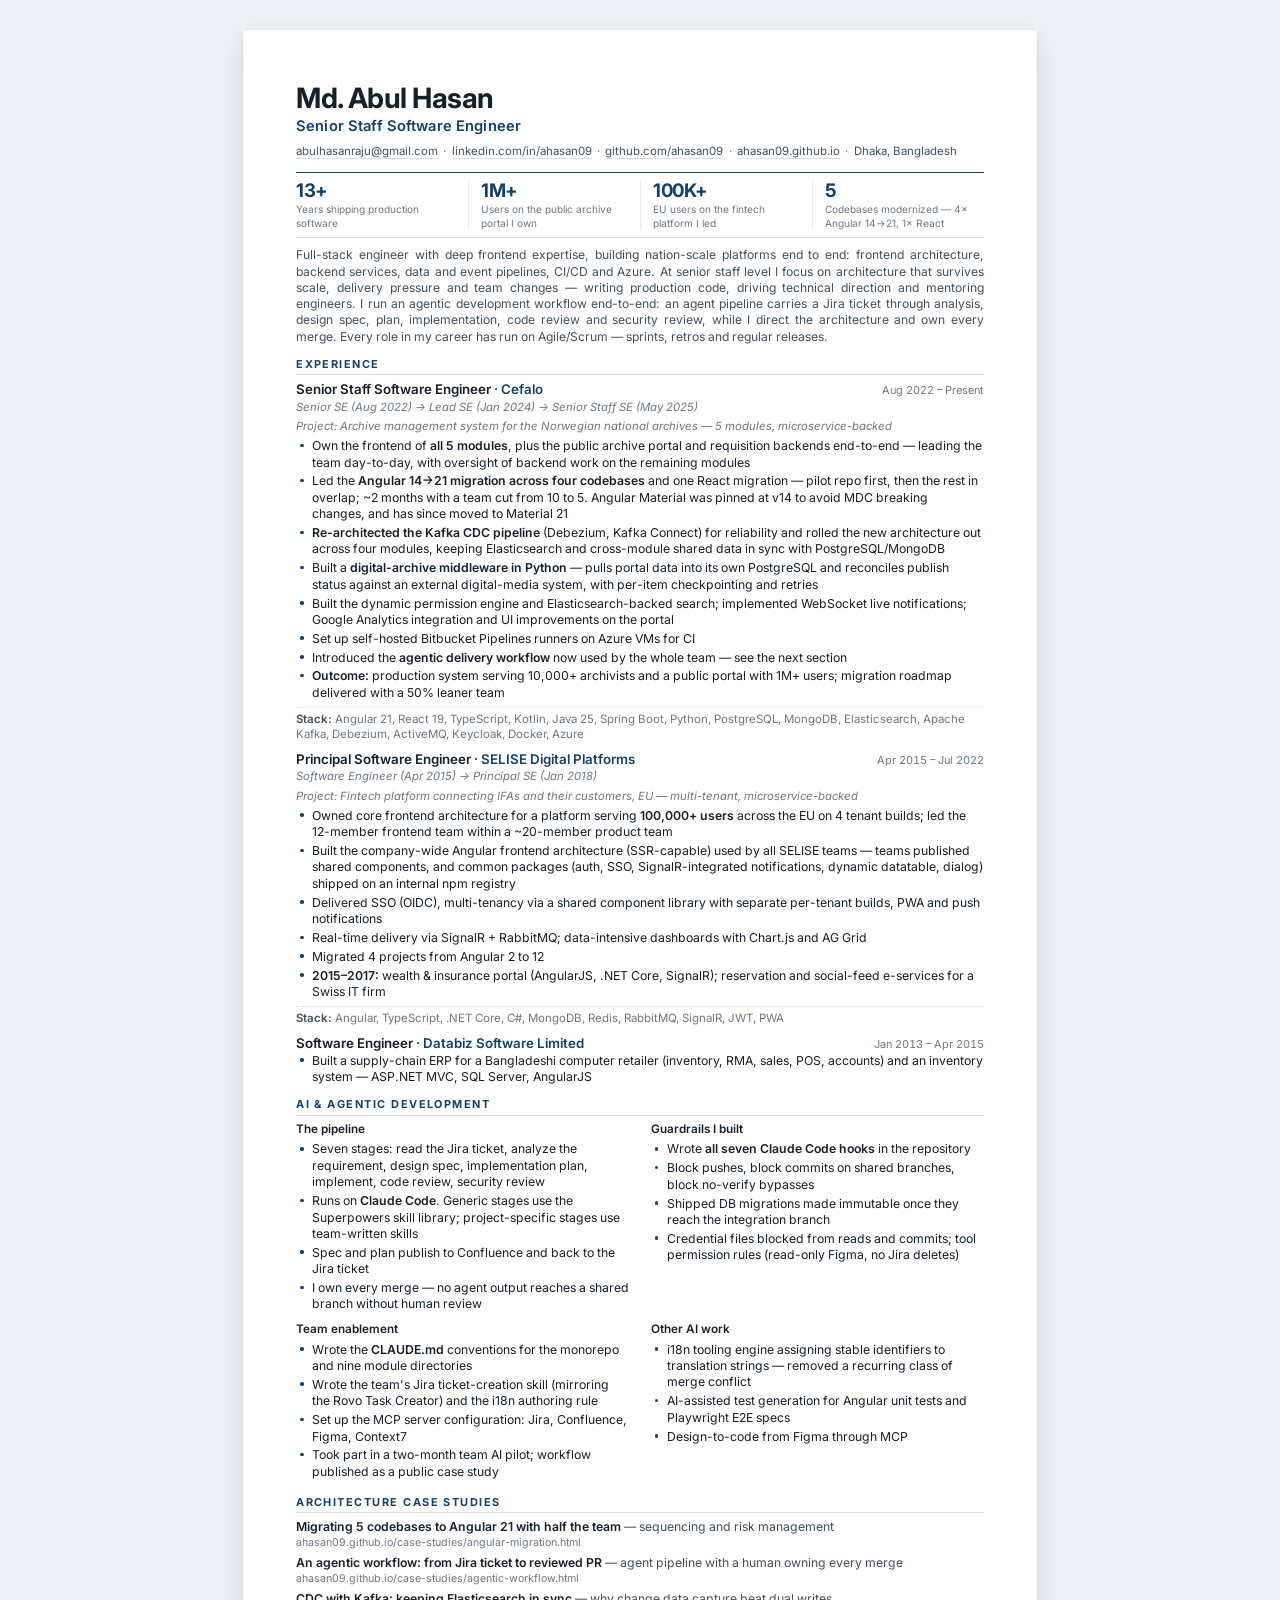
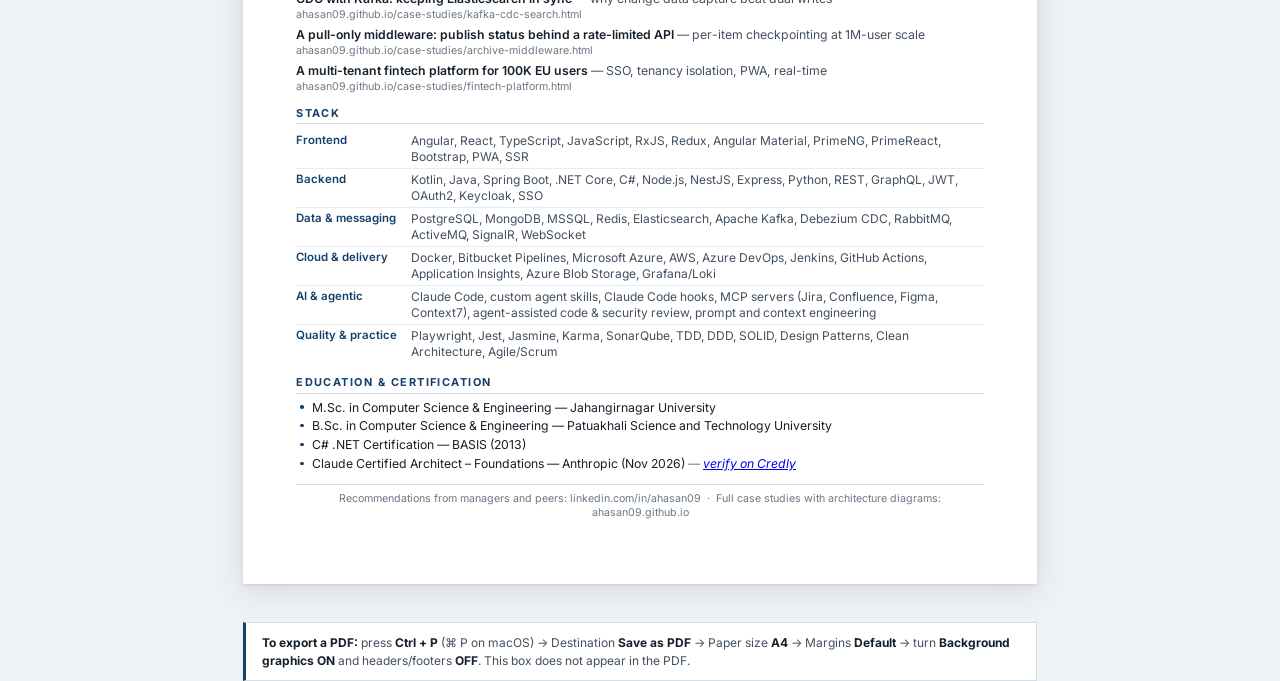
<file: cv.html>
<!DOCTYPE html>
<html lang="en">
<head>
<meta charset="utf-8" />
<meta name="viewport" content="width=device-width, initial-scale=1" />
<title>Md. Abul Hasan — CV</title>
<meta name="description" content="Curriculum vitae of Md. Abul Hasan, Senior Staff Software Engineer." />
<link rel="preconnect" href="https://fonts.googleapis.com" />
<link rel="preconnect" href="https://fonts.gstatic.com" crossorigin />
<link href="https://fonts.googleapis.com/css2?family=Inter:wght@400;500;600;700&display=swap" rel="stylesheet" />
<style>
  :root{
    --ink:#15202b;
    --ink-soft:#42505f;
    --ink-faint:#6b7885;
    --accent:#14416b;
    --rule:#d8dee5;
    --rule-soft:#e8ecf1;
    --page:#ffffff;
    --desk:#eef1f5;
    --page-w:210mm;
    --page-pad:14mm;
  }

  *{box-sizing:border-box;}
  html,body{margin:0;padding:0;}

  body{
    background:var(--desk);
    color:var(--ink);
    font-family:"Inter",-apple-system,BlinkMacSystemFont,"Segoe UI",Roboto,Helvetica,Arial,sans-serif;
    font-size:9.2pt;
    line-height:1.34;
    -webkit-font-smoothing:antialiased;
  }

  .sheet{
    width:var(--page-w);
    min-height:297mm;
    margin:8mm auto;
    padding:var(--page-pad);
    background:var(--page);
    box-shadow:0 1px 3px rgba(20,32,43,.12),0 8px 28px rgba(20,32,43,.10);
  }

  /* ---------- header ---------- */
  .name{
    font-size:21pt;
    font-weight:700;
    letter-spacing:-.4pt;
    line-height:1.1;
    margin:0;
  }
  .role{
    font-size:11pt;
    font-weight:600;
    color:var(--accent);
    margin:2pt 0 0;
    letter-spacing:.1pt;
  }
  .contact{
    margin:6pt 0 0;
    font-size:8.6pt;
    color:var(--ink-soft);
  }
  .contact a{color:var(--ink-soft);text-decoration:none;border-bottom:.5pt solid var(--rule);}
  .contact .sep{color:var(--ink-faint);padding:0 4pt;}

  /* ---------- stats ---------- */
  .stats{
    display:grid;
    grid-template-columns:repeat(4,1fr);
    gap:0;
    margin:9pt 0 0;
    border-top:1.2pt solid var(--accent);
    border-bottom:.6pt solid var(--rule);
    padding:5.5pt 0;
  }
  .stat{padding:0 9pt;border-left:.6pt solid var(--rule-soft);}
  .stat:first-child{border-left:0;padding-left:0;}
  .stat b{
    display:block;
    font-size:14pt;
    font-weight:700;
    color:var(--accent);
    letter-spacing:-.3pt;
    line-height:1.15;
  }
  .stat span{
    display:block;
    font-size:7.6pt;
    color:var(--ink-faint);
    line-height:1.3;
    margin-top:1.5pt;
  }

  .summary{
    margin:7pt 0 0;
    font-size:9.1pt;
    color:var(--ink-soft);
    text-align:justify;
  }

  /* ---------- sections ---------- */
  .section{margin-top:9pt;}
  .section > h2{
    font-size:8.2pt;
    font-weight:700;
    letter-spacing:1.1pt;
    text-transform:uppercase;
    color:var(--accent);
    margin:0 0 4.5pt;
    padding-bottom:2pt;
    border-bottom:.9pt solid var(--rule);
  }

  .entry{margin-bottom:6.5pt;}
  .entry-head,.entry-meta{break-after:avoid;page-break-after:avoid;}
  .entry:last-child{margin-bottom:0;}
  .entry-head{
    display:flex;
    justify-content:space-between;
    align-items:baseline;
    gap:10pt;
  }
  .entry-title{font-size:10pt;font-weight:600;margin:0;}
  .entry-title .org{color:var(--accent);}
  .entry-date{
    font-size:8.2pt;
    color:var(--ink-faint);
    white-space:nowrap;
    font-variant-numeric:tabular-nums;
  }
  .entry-meta{
    font-size:8.5pt;
    color:var(--ink-faint);
    margin:.5pt 0 3pt;
    font-style:italic;
  }

  ul.pts{margin:0;padding-left:11pt;list-style:none;}
  ul.pts > li{
    position:relative;
    margin:0 0 1.8pt;
    padding-left:1pt;
  }
  ul.pts > li::before{
    content:"";
    position:absolute;
    left:-8pt;
    top:4.2pt;
    width:2.6pt;
    height:2.6pt;
    background:var(--accent);
    border-radius:50%;
  }
  ul.pts strong{font-weight:600;}

  .stackline{
    margin:4pt 0 0;
    font-size:8.6pt;
    color:var(--ink-faint);
    padding-top:3pt;
    border-top:.5pt dotted var(--rule);
  }
  .stackline b{color:var(--ink-soft);font-weight:600;}

  /* ---------- AI block ---------- */
  .ai-grid{
    display:grid;
    grid-template-columns:1fr 1fr;
    gap:5pt 16pt;
  }
  .ai-col h3{
    font-size:8.8pt;
    font-weight:600;
    margin:0 0 3pt;
    color:var(--ink);
  }
  .ai-col{break-inside:avoid;page-break-inside:avoid;}

  /* ---------- case studies ---------- */
  .cases{margin:0;padding:0;list-style:none;}
  .cases li{margin-bottom:3.4pt;break-inside:avoid;}
  .cases .t{font-weight:600;}
  .cases .d{color:var(--ink-soft);}
  .cases .u{
    display:block;
    font-size:8pt;
    color:var(--ink-faint);
    margin-top:.5pt;
  }
  .cases a{color:inherit;text-decoration:none;}

  /* ---------- stack table ---------- */
  .stack-row{
    display:grid;
    grid-template-columns:78pt 1fr;
    gap:8pt;
    padding:2.2pt 0;
    border-bottom:.5pt solid var(--rule-soft);
    break-inside:avoid;
  }
  .stack-row:last-child{border-bottom:0;}
  .stack-row dt{font-weight:600;font-size:8.6pt;color:var(--accent);}
  .stack-row dd{margin:0;color:var(--ink-soft);font-size:9pt;}
  dl{margin:0;}

  /* ---------- education ---------- */
  .edu li{margin-bottom:2.4pt;}
  .edu .note{color:var(--ink-faint);font-style:italic;}

  .footer{
    margin-top:9pt;
    padding-top:5pt;
    border-top:.6pt solid var(--rule);
    font-size:8pt;
    color:var(--ink-faint);
    text-align:center;
  }
  .footer a{color:var(--ink-faint);text-decoration:none;}

  .print-hint{
    max-width:var(--page-w);
    margin:10mm auto 0;
    padding:8pt 12pt;
    background:#fff;
    border:1px solid var(--rule);
    border-left:3px solid var(--accent);
    font-size:9pt;
    color:var(--ink-soft);
    line-height:1.5;
  }
  .print-hint b{color:var(--ink);}

  /* ---------- print ---------- */
  @page{ size:A4; margin:14mm; }

  @media print{
    :root{--page-pad:0;}
    html,body{background:#fff;}
    body{
      font-size:8.9pt;
      -webkit-print-color-adjust:exact;
      print-color-adjust:exact;
    }
    .sheet{
      width:auto;
      min-height:0;
      margin:0;
      padding:0;
      box-shadow:none;
    }
    .print-hint{display:none;}
    a{text-decoration:none;color:inherit;}
    .contact a{border-bottom:0;}
    .section{break-inside:auto;}
    .section > h2{break-after:avoid;page-break-after:avoid;}
  }

  @media screen and (max-width:230mm){
    :root{--page-w:100%;}
    .sheet{margin:0;padding:18px;box-shadow:none;min-height:0;}
    .print-hint{margin:0;border-left-width:3px;}
    .stats{grid-template-columns:repeat(2,1fr);gap:8pt 0;}
    .stat:nth-child(3){border-left:0;padding-left:0;}
    .ai-grid{grid-template-columns:1fr;}
    .stack-row{grid-template-columns:1fr;gap:1pt;}
    .entry-head{flex-direction:column;gap:0;}
  }
</style>
</head>
<body>

<main class="sheet">

  <header>
    <h1 class="name">Md. Abul Hasan</h1>
    <p class="role">Senior Staff Software Engineer</p>
    <p class="contact">
      <a href="mailto:abulhasanraju@gmail.com">abulhasanraju@gmail.com</a><span class="sep">·</span><a href="https://linkedin.com/in/ahasan09">linkedin.com/in/ahasan09</a><span class="sep">·</span><a href="https://github.com/ahasan09">github.com/ahasan09</a><span class="sep">·</span><a href="https://ahasan09.github.io">ahasan09.github.io</a><span class="sep">·</span>Dhaka, Bangladesh
    </p>
  </header>

  <section class="stats">
    <div class="stat"><b>13+</b><span>Years shipping production software</span></div>
    <div class="stat"><b>1M+</b><span>Users on the public archive portal I own</span></div>
    <div class="stat"><b>100K+</b><span>EU users on the fintech platform I led</span></div>
    <div class="stat"><b>5</b><span>Codebases modernized — 4&times; Angular 14&rarr;21, 1&times; React</span></div>
  </section>

  <p class="summary">
    Full-stack engineer with deep frontend expertise, building nation-scale platforms end to end: frontend architecture, backend services, data and event pipelines, CI/CD and Azure.
    At senior staff level I focus on architecture that survives scale, delivery pressure and team changes — writing
    production code, driving technical direction and mentoring engineers. I run an agentic development workflow
    end-to-end: an agent pipeline carries a Jira ticket through analysis, design spec, plan, implementation, code
    review and security review, while I direct the architecture and own every merge. Every role in my career has run
    on Agile/Scrum — sprints, retros and regular releases.
  </p>

  <section class="section">
    <h2>Experience</h2>

    <article class="entry">
      <div class="entry-head">
        <p class="entry-title">Senior Staff Software Engineer <span class="org">· Cefalo</span></p>
        <span class="entry-date">Aug 2022 – Present</span>
      </div>
      <p class="entry-meta">Senior SE (Aug 2022) → Lead SE (Jan 2024) → Senior Staff SE (May 2025)</p>
      <p class="entry-meta">Project: Archive management system for the Norwegian national archives — 5 modules, microservice-backed</p>
      <ul class="pts">
        <li>Own the frontend of <strong>all 5 modules</strong>, plus the public archive portal and requisition backends end-to-end — leading the team day-to-day, with oversight of backend work on the remaining modules</li>
        <li>Led the <strong>Angular 14&rarr;21 migration across four codebases</strong> and one React migration — pilot repo first, then the rest in overlap; ~2 months with a team cut from 10 to 5. Angular Material was pinned at v14 to avoid MDC breaking changes, and has since moved to Material 21</li>
        <li><strong>Re-architected the Kafka CDC pipeline</strong> (Debezium, Kafka Connect) for reliability and rolled the new architecture out across four modules, keeping Elasticsearch and cross-module shared data in sync with PostgreSQL/MongoDB</li>
        <li>Built a <strong>digital-archive middleware in Python</strong> — pulls portal data into its own PostgreSQL and reconciles publish status against an external digital-media system, with per-item checkpointing and retries</li>
        <li>Built the dynamic permission engine and Elasticsearch-backed search; implemented WebSocket live notifications; Google Analytics integration and UI improvements on the portal</li>
        <li>Set up self-hosted Bitbucket Pipelines runners on Azure VMs for CI</li>
        <li>Introduced the <strong>agentic delivery workflow</strong> now used by the whole team — see the next section</li>
        <li><strong>Outcome:</strong> production system serving 10,000+ archivists and a public portal with 1M+ users; migration roadmap delivered with a 50% leaner team</li>
      </ul>
      <p class="stackline"><b>Stack:</b> Angular 21, React 19, TypeScript, Kotlin, Java 25, Spring Boot, Python, PostgreSQL, MongoDB, Elasticsearch, Apache Kafka, Debezium, ActiveMQ, Keycloak, Docker, Azure</p>
    </article>

    <article class="entry">
      <div class="entry-head">
        <p class="entry-title">Principal Software Engineer <span class="org">· SELISE Digital Platforms</span></p>
        <span class="entry-date">Apr 2015 – Jul 2022</span>
      </div>
      <p class="entry-meta">Software Engineer (Apr 2015) → Principal SE (Jan 2018)</p>
      <p class="entry-meta">Project: Fintech platform connecting IFAs and their customers, EU — multi-tenant, microservice-backed</p>
      <ul class="pts">
        <li>Owned core frontend architecture for a platform serving <strong>100,000+ users</strong> across the EU on 4 tenant builds; led the 12-member frontend team within a ~20-member product team</li>
        <li>Built the company-wide Angular frontend architecture (SSR-capable) used by all SELISE teams — teams published shared components, and common packages (auth, SSO, SignalR-integrated notifications, dynamic datatable, dialog) shipped on an internal npm registry</li>
        <li>Delivered SSO (OIDC), multi-tenancy via a shared component library with separate per-tenant builds, PWA and push notifications</li>
        <li>Real-time delivery via SignalR + RabbitMQ; data-intensive dashboards with Chart.js and AG Grid</li>
        <li>Migrated 4 projects from Angular 2 to 12</li>
        <li><strong>2015–2017:</strong> wealth &amp; insurance portal (AngularJS, .NET Core, SignalR); reservation and social-feed e-services for a Swiss IT firm</li>
      </ul>
      <p class="stackline"><b>Stack:</b> Angular, TypeScript, .NET Core, C#, MongoDB, Redis, RabbitMQ, SignalR, JWT, PWA</p>
    </article>

    <article class="entry">
      <div class="entry-head">
        <p class="entry-title">Software Engineer <span class="org">· Databiz Software Limited</span></p>
        <span class="entry-date">Jan 2013 – Apr 2015</span>
      </div>
      <ul class="pts">
        <li>Built a supply-chain ERP for a Bangladeshi computer retailer (inventory, RMA, sales, POS, accounts) and an inventory system — ASP.NET MVC, SQL Server, AngularJS</li>
      </ul>
    </article>
  </section>

  <section class="section">
    <h2>AI &amp; Agentic Development</h2>
    <div class="ai-grid">
      <div class="ai-col">
        <h3>The pipeline</h3>
        <ul class="pts">
          <li>Seven stages: read the Jira ticket, analyze the requirement, design spec, implementation plan, implement, code review, security review</li>
          <li>Runs on <strong>Claude Code</strong>. Generic stages use the Superpowers skill library; project-specific stages use team-written skills</li>
          <li>Spec and plan publish to Confluence and back to the Jira ticket</li>
          <li>I own every merge — no agent output reaches a shared branch without human review</li>
        </ul>
      </div>
      <div class="ai-col">
        <h3>Guardrails I built</h3>
        <ul class="pts">
          <li>Wrote <strong>all seven Claude Code hooks</strong> in the repository</li>
          <li>Block pushes, block commits on shared branches, block no-verify bypasses</li>
          <li>Shipped DB migrations made immutable once they reach the integration branch</li>
          <li>Credential files blocked from reads and commits; tool permission rules (read-only Figma, no Jira deletes)</li>
        </ul>
      </div>
      <div class="ai-col">
        <h3>Team enablement</h3>
        <ul class="pts">
          <li>Wrote the <strong>CLAUDE.md</strong> conventions for the monorepo and nine module directories</li>
          <li>Wrote the team's Jira ticket-creation skill (mirroring the Rovo Task Creator) and the i18n authoring rule</li>
          <li>Set up the MCP server configuration: Jira, Confluence, Figma, Context7</li>
          <li>Took part in a two-month team AI pilot; workflow published as a public case study</li>
        </ul>
      </div>
      <div class="ai-col">
        <h3>Other AI work</h3>
        <ul class="pts">
          <li>i18n tooling engine assigning stable identifiers to translation strings — removed a recurring class of merge conflict</li>
          <li>AI-assisted test generation for Angular unit tests and Playwright E2E specs</li>
          <li>Design-to-code from Figma through MCP</li>
        </ul>
      </div>
    </div>
  </section>

  <section class="section">
    <h2>Architecture Case Studies</h2>
    <ul class="cases">
      <li><a href="https://ahasan09.github.io/case-studies/angular-migration.html"><span class="t">Migrating 5 codebases to Angular 21 with half the team</span> <span class="d">— sequencing and risk management</span><span class="u">ahasan09.github.io/case-studies/angular-migration.html</span></a></li>
      <li><a href="https://ahasan09.github.io/case-studies/agentic-workflow.html"><span class="t">An agentic workflow: from Jira ticket to reviewed PR</span> <span class="d">— agent pipeline with a human owning every merge</span><span class="u">ahasan09.github.io/case-studies/agentic-workflow.html</span></a></li>
      <li><a href="https://ahasan09.github.io/case-studies/kafka-cdc-search.html"><span class="t">CDC with Kafka: keeping Elasticsearch in sync</span> <span class="d">— why change data capture beat dual writes</span><span class="u">ahasan09.github.io/case-studies/kafka-cdc-search.html</span></a></li>
      <li><a href="https://ahasan09.github.io/case-studies/archive-middleware.html"><span class="t">A pull-only middleware: publish status behind a rate-limited API</span> <span class="d">— per-item checkpointing at 1M-user scale</span><span class="u">ahasan09.github.io/case-studies/archive-middleware.html</span></a></li>
      <li><a href="https://ahasan09.github.io/case-studies/fintech-platform.html"><span class="t">A multi-tenant fintech platform for 100K EU users</span> <span class="d">— SSO, tenancy isolation, PWA, real-time</span><span class="u">ahasan09.github.io/case-studies/fintech-platform.html</span></a></li>
    </ul>
  </section>

  <section class="section">
    <h2>Stack</h2>
    <dl>
      <div class="stack-row"><dt>Frontend</dt><dd>Angular, React, TypeScript, JavaScript, RxJS, Redux, Angular Material, PrimeNG, PrimeReact, Bootstrap, PWA, SSR</dd></div>
      <div class="stack-row"><dt>Backend</dt><dd>Kotlin, Java, Spring Boot, .NET Core, C#, Node.js, NestJS, Express, Python, REST, GraphQL, JWT, OAuth2, Keycloak, SSO</dd></div>
      <div class="stack-row"><dt>Data &amp; messaging</dt><dd>PostgreSQL, MongoDB, MSSQL, Redis, Elasticsearch, Apache Kafka, Debezium CDC, RabbitMQ, ActiveMQ, SignalR, WebSocket</dd></div>
      <div class="stack-row"><dt>Cloud &amp; delivery</dt><dd>Docker, Bitbucket Pipelines, Microsoft Azure, AWS, Azure DevOps, Jenkins, GitHub Actions, Application Insights, Azure Blob Storage, Grafana/Loki</dd></div>
      <div class="stack-row"><dt>AI &amp; agentic</dt><dd>Claude Code, custom agent skills, Claude Code hooks, MCP servers (Jira, Confluence, Figma, Context7), agent-assisted code &amp; security review, prompt and context engineering</dd></div>
      <div class="stack-row"><dt>Quality &amp; practice</dt><dd>Playwright, Jest, Jasmine, Karma, SonarQube, TDD, DDD, SOLID, Design Patterns, Clean Architecture, Agile/Scrum</dd></div>
    </dl>
  </section>

  <section class="section">
    <h2>Education &amp; Certification</h2>
    <ul class="pts edu">
      <li>M.Sc. in Computer Science &amp; Engineering — Jahangirnagar University</li>
      <li>B.Sc. in Computer Science &amp; Engineering — Patuakhali Science and Technology University</li>
      <li>C# .NET Certification — BASIS (2013)</li>
      <li>Claude Certified Architect – Foundations — Anthropic (Nov 2026) <span class="note">— <a href="https://www.credly.com/badges/e6e3906e-3777-4bdd-99ed-66f9198ec36e/public_url">verify on Credly</a></span></li>
    </ul>
  </section>

  <p class="footer">
    Recommendations from managers and peers: <a href="https://linkedin.com/in/ahasan09">linkedin.com/in/ahasan09</a>
    &nbsp;·&nbsp; Full case studies with architecture diagrams: <a href="https://ahasan09.github.io">ahasan09.github.io</a>
  </p>

</main>

<aside class="print-hint">
  <b>To export a PDF:</b> press <b>Ctrl&nbsp;+&nbsp;P</b> (⌘&nbsp;P on macOS) &rarr; Destination <b>Save as PDF</b> &rarr;
  Paper size <b>A4</b> &rarr; Margins <b>Default</b> &rarr; turn <b>Background graphics ON</b> and headers/footers <b>OFF</b>.
  This box does not appear in the PDF.
</aside>

</body>
</html>
</file>
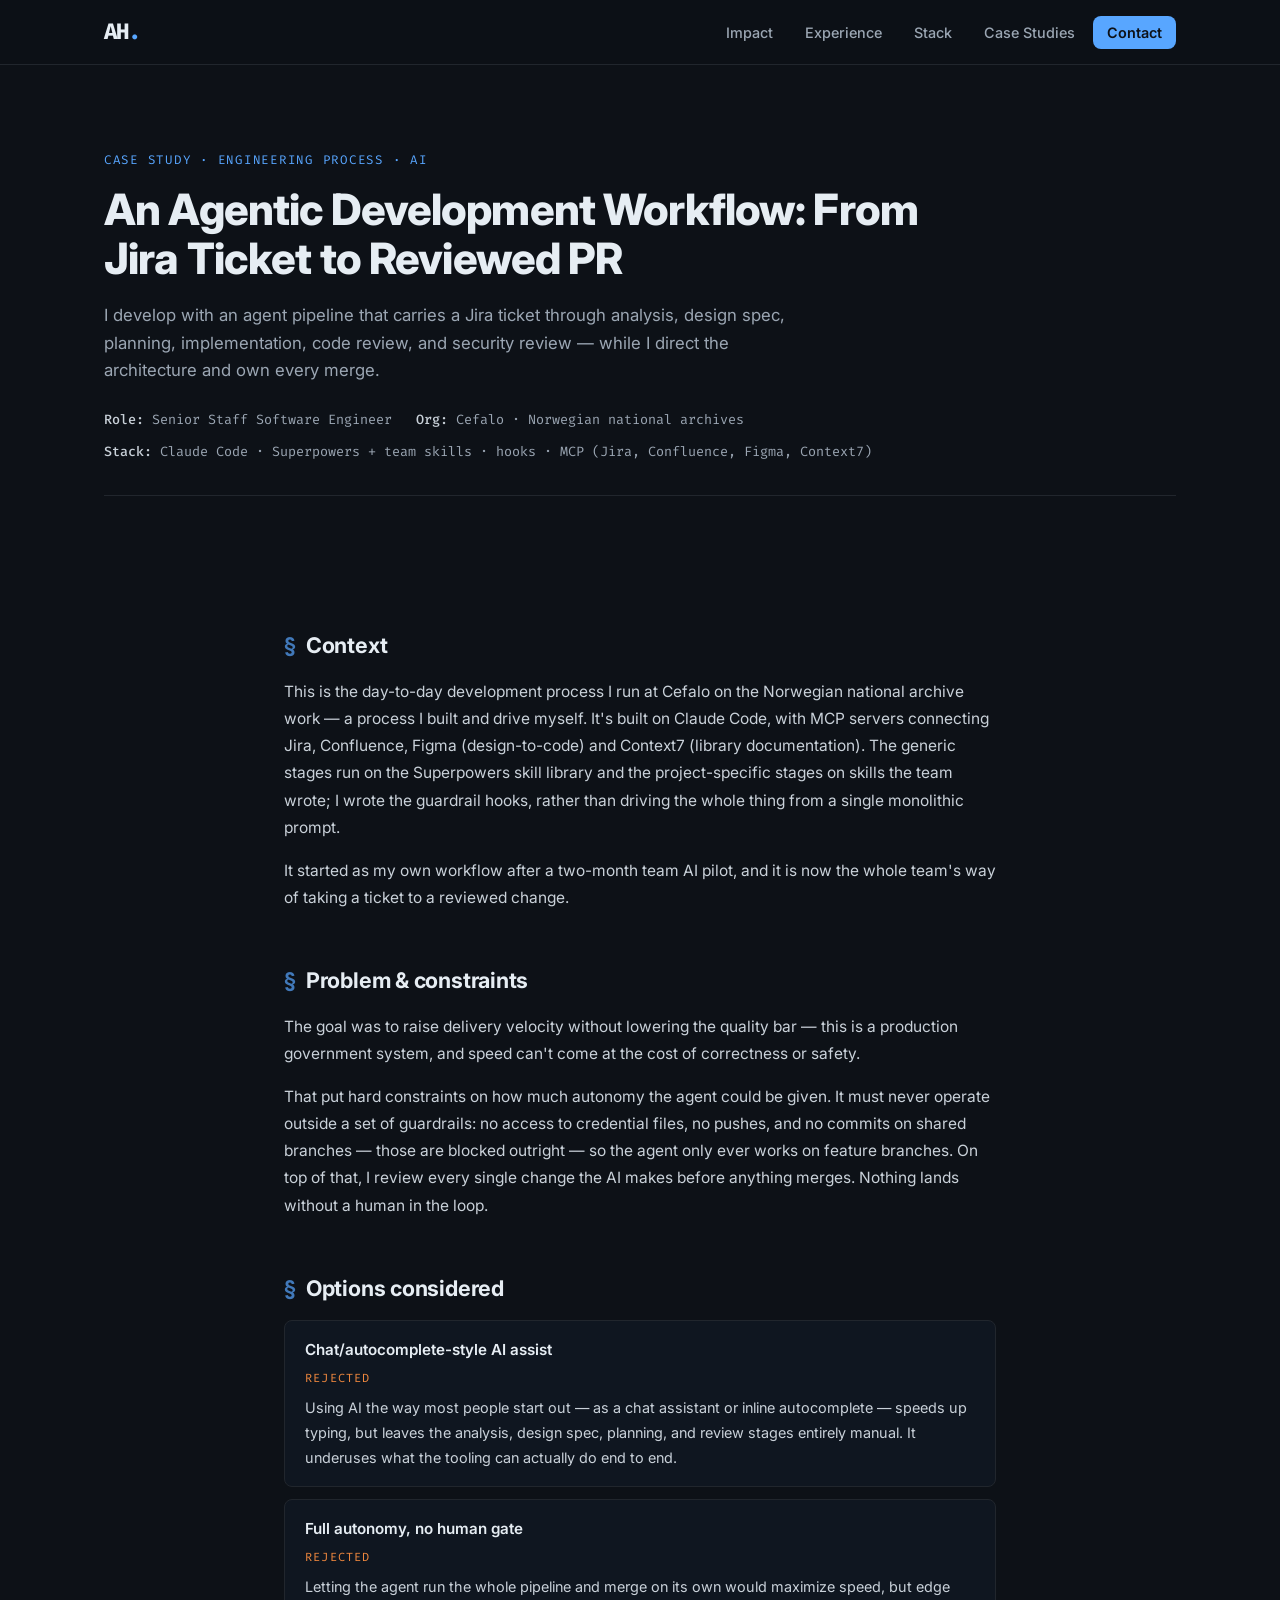
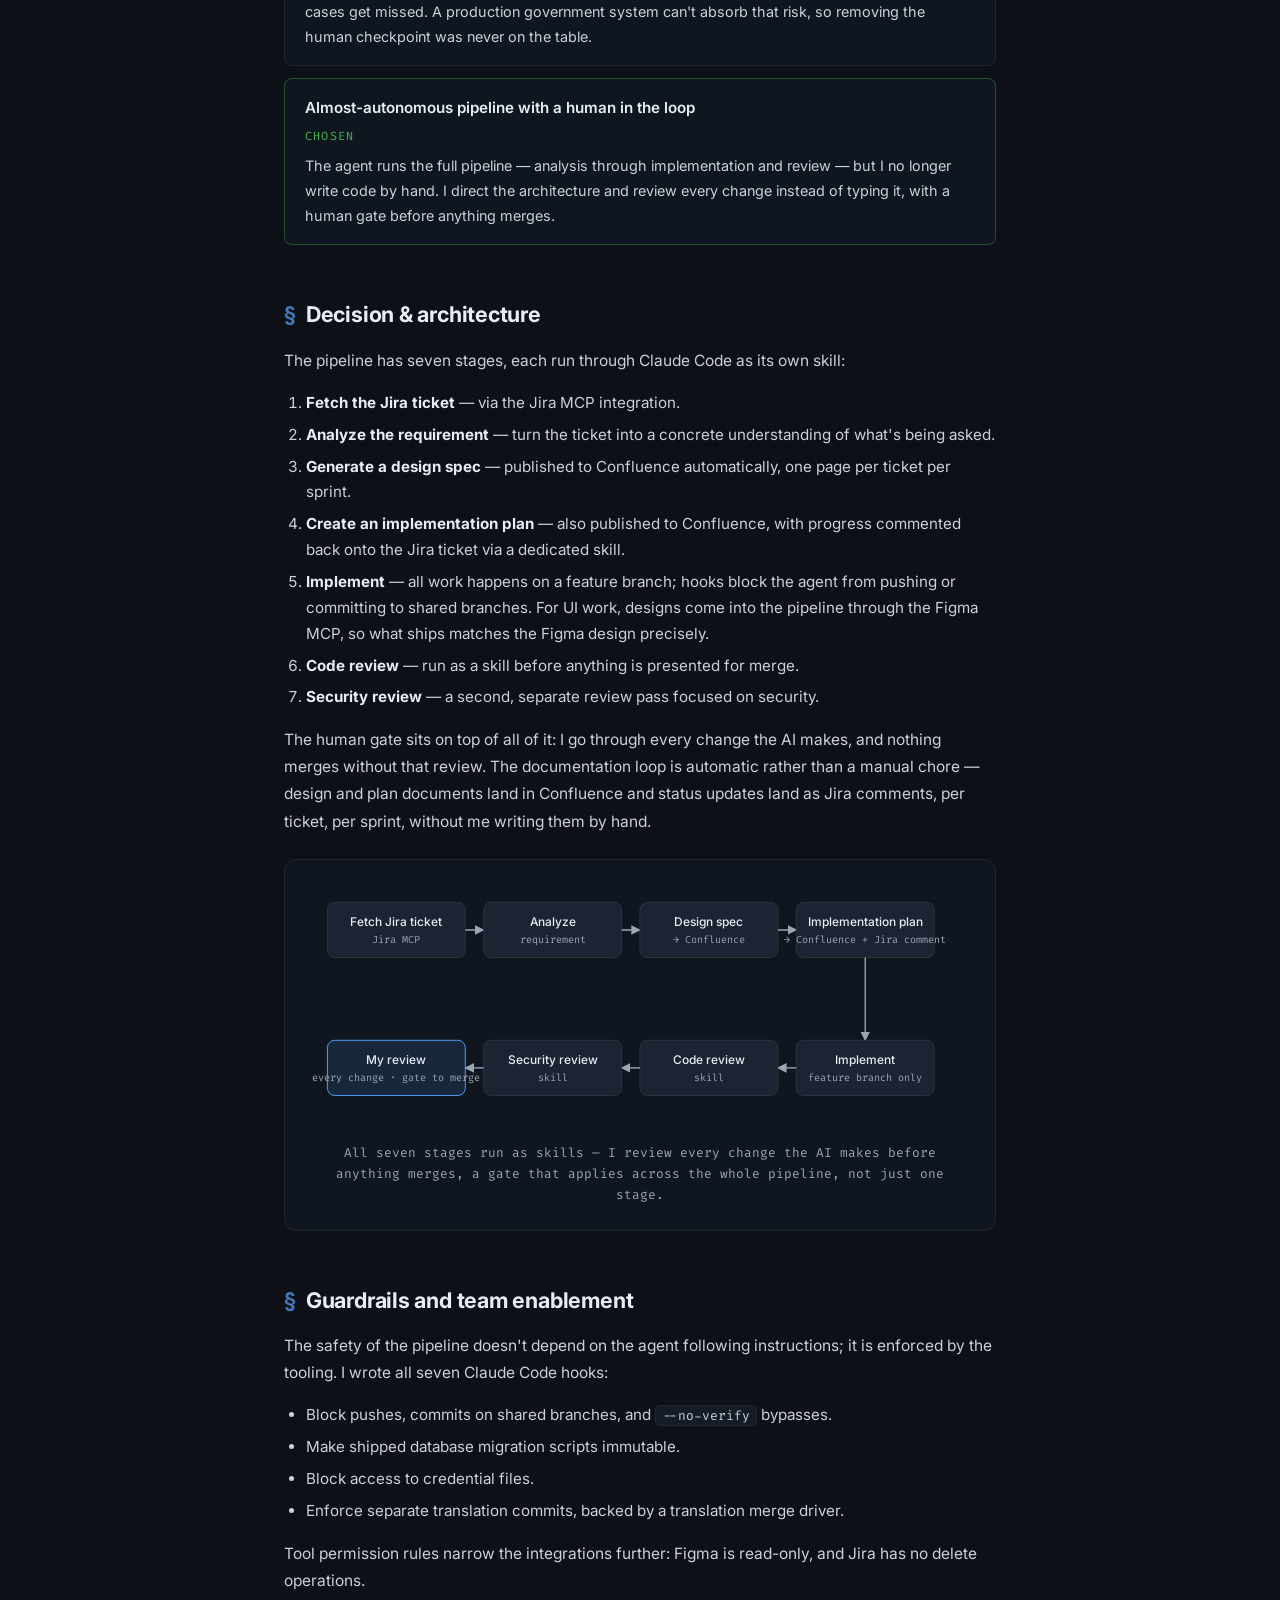
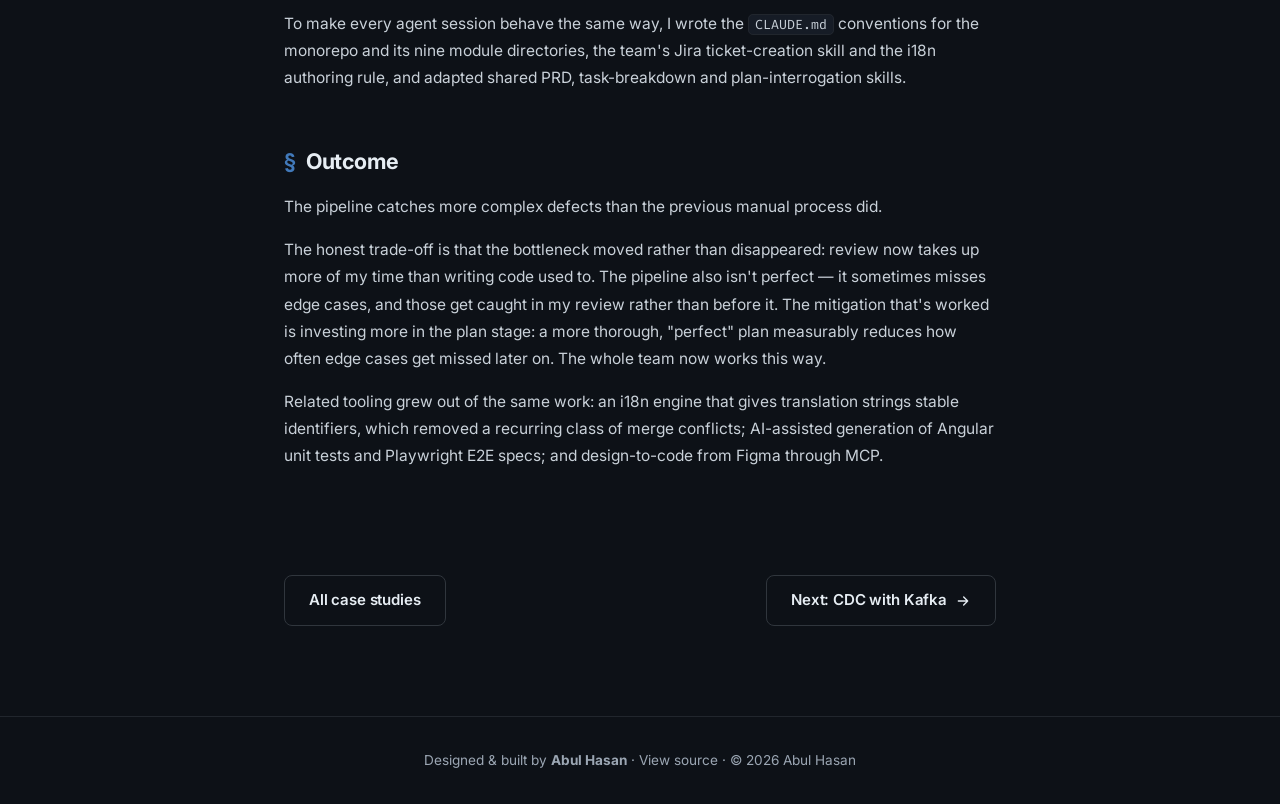
<file: case-studies/agentic-workflow.html>
<!DOCTYPE html>
<html lang="en">
<head>
  <meta charset="UTF-8" />
  <meta name="viewport" content="width=device-width, initial-scale=1.0" />
  <meta name="description" content="The agent pipeline I run in production work: fetch a Jira ticket, analyze the requirement, generate a design spec and plan, implement, then run code review and security review — built on Claude Code with the Superpowers skill library, team-written project skills, and guardrail hooks I wrote." />
  <meta name="author" content="Abul Hasan" />
  <meta name="theme-color" content="#0d1117" />
  <meta name="color-scheme" content="dark" />

  <meta property="og:title" content="An Agentic Development Workflow: From Jira Ticket to Reviewed PR — Abul Hasan" />
  <meta property="og:description" content="The agent pipeline I run in production work: fetch a Jira ticket, analyze the requirement, generate a design spec and plan, implement, then run code review and security review — built on Claude Code with the Superpowers skill library, team-written project skills, and guardrail hooks I wrote." />
  <meta property="og:type" content="article" />
  <meta property="og:url" content="https://ahasan09.github.io/case-studies/agentic-workflow.html" />
  <meta property="og:image" content="https://ahasan09.github.io/avatar-square.png" />

  <meta name="twitter:card" content="summary_large_image" />
  <meta name="twitter:title" content="An Agentic Development Workflow: From Jira Ticket to Reviewed PR — Abul Hasan" />
  <meta name="twitter:description" content="The agent pipeline I run in production work: fetch a Jira ticket, analyze the requirement, generate a design spec and plan, implement, then run code review and security review — built on Claude Code with the Superpowers skill library, team-written project skills, and guardrail hooks I wrote." />
  <meta name="twitter:image" content="https://ahasan09.github.io/avatar-square.png" />

  <link rel="canonical" href="https://ahasan09.github.io/case-studies/agentic-workflow.html" />
  <link rel="icon" type="image/png" href="../avatar.png" />

  <title>An Agentic Development Workflow: From Jira Ticket to Reviewed PR | Abul Hasan</title>

  <link rel="stylesheet" href="../style.css" />
  <link rel="stylesheet" href="case-study.css" />
  <link rel="preconnect" href="https://fonts.googleapis.com" />
  <link rel="preconnect" href="https://fonts.gstatic.com" crossorigin />
  <link href="https://fonts.googleapis.com/css2?family=Inter:wght@300;400;500;600;700;800&family=Fira+Code:wght@400;500&display=swap" rel="stylesheet" />

  <script type="application/ld+json">
  {
    "@context": "https://schema.org",
    "@type": "TechArticle",
    "headline": "An Agentic Development Workflow: From Jira Ticket to Reviewed PR",
    "description": "The agent pipeline I run in production work: fetch a Jira ticket, analyze the requirement, generate a design spec and plan, implement, then run code review and security review — built on Claude Code with the Superpowers skill library, team-written project skills, and guardrail hooks I wrote.",
    "url": "https://ahasan09.github.io/case-studies/agentic-workflow.html",
    "author": { "@type": "Person", "name": "Abul Hasan", "url": "https://ahasan09.github.io/" },
    "datePublished": "2026-07-18"
  }
  </script>
</head>
<body>

  <svg width="0" height="0" style="position:absolute" aria-hidden="true" focusable="false">
    <symbol id="i-github" viewBox="0 0 24 24"><path d="M12 0C5.374 0 0 5.373 0 12c0 5.302 3.438 9.8 8.207 11.387.599.111.793-.261.793-.577v-2.234c-3.338.726-4.033-1.416-4.033-1.416-.546-1.387-1.333-1.756-1.333-1.756-1.089-.745.083-.729.083-.729 1.205.084 1.839 1.237 1.839 1.237 1.07 1.834 2.807 1.304 3.492.997.107-.775.418-1.305.762-1.604-2.665-.305-5.467-1.334-5.467-5.931 0-1.311.469-2.381 1.236-3.221-.124-.303-.535-1.524.117-3.176 0 0 1.008-.322 3.301 1.23A11.509 11.509 0 0112 5.803c1.02.005 2.047.138 3.006.404 2.291-1.552 3.297-1.23 3.297-1.23.653 1.653.242 2.874.118 3.176.77.84 1.235 1.911 1.235 3.221 0 4.609-2.807 5.624-5.479 5.921.43.372.823 1.102.823 2.222v3.293c0 .319.192.694.801.576C20.566 21.797 24 17.3 24 12c0-6.627-5.373-12-12-12z"/></symbol>
    <symbol id="i-arrow" viewBox="0 0 24 24"><path d="M5 12h14M13 6l6 6-6 6" fill="none" stroke="currentColor" stroke-width="2" stroke-linecap="round" stroke-linejoin="round"/></symbol>
    <marker id="arrowhead" viewBox="0 0 10 10" refX="9" refY="5" markerWidth="7" markerHeight="7" orient="auto-start-reverse"><path d="M0 0L10 5L0 10z" fill="#9ba6b3"/></marker>
  </svg>

  <a href="#main" class="skip-link">Skip to content</a>

  <nav id="navbar">
    <div class="nav-inner">
      <a href="../index.html" class="nav-logo">AH<span class="dot">.</span></a>
      <ul class="nav-links">
        <li><a href="../index.html#impact">Impact</a></li>
        <li><a href="../index.html#experience">Experience</a></li>
        <li><a href="../index.html#skills">Stack</a></li>
        <li><a href="../index.html#projects">Case Studies</a></li>
        <li><a href="../index.html#contact" class="btn-nav">Contact</a></li>
      </ul>
      <button class="hamburger" id="hamburger" aria-label="Toggle navigation menu" aria-expanded="false" aria-controls="nav-links">
        <span></span><span></span><span></span>
      </button>
    </div>
  </nav>

  <main id="main">

    <header class="cs-hero">
      <p class="cs-kicker">Case study · Engineering process · AI</p>
      <h1 class="cs-title">An Agentic Development Workflow: From Jira Ticket to Reviewed PR</h1>
      <p class="cs-summary">I develop with an agent pipeline that carries a Jira ticket through analysis, design spec, planning, implementation, code review, and security review — while I direct the architecture and own every merge.</p>
      <div class="cs-meta">
        <span><strong>Role:</strong> Senior Staff Software Engineer</span>
        <span><strong>Org:</strong> Cefalo · Norwegian national archives</span>
        <span><strong>Stack:</strong> Claude Code · Superpowers + team skills · hooks · MCP (Jira, Confluence, Figma, Context7)</span>
      </div>
    </header>

    <article class="cs-article">
      <h2 id="context">Context</h2>
      <p>This is the day-to-day development process I run at Cefalo on the Norwegian national archive work — a process I built and drive myself. It's built on Claude Code, with MCP servers connecting Jira, Confluence, Figma (design-to-code) and Context7 (library documentation). The generic stages run on the Superpowers skill library and the project-specific stages on skills the team wrote; I wrote the guardrail hooks, rather than driving the whole thing from a single monolithic prompt.</p>
      <p>It started as my own workflow after a two-month team AI pilot, and it is now the whole team's way of taking a ticket to a reviewed change.</p>

      <h2 id="problem">Problem &amp; constraints</h2>
      <p>The goal was to raise delivery velocity without lowering the quality bar — this is a production government system, and speed can't come at the cost of correctness or safety.</p>
      <p>That put hard constraints on how much autonomy the agent could be given. It must never operate outside a set of guardrails: no access to credential files, no pushes, and no commits on shared branches — those are blocked outright — so the agent only ever works on feature branches. On top of that, I review every single change the AI makes before anything merges. Nothing lands without a human in the loop.</p>

      <h2 id="options">Options considered</h2>
      <div class="cs-option rejected">
        <p class="cs-option-name">Chat/autocomplete-style AI assist</p>
        <p class="cs-option-verdict">Rejected</p>
        <p>Using AI the way most people start out — as a chat assistant or inline autocomplete — speeds up typing, but leaves the analysis, design spec, planning, and review stages entirely manual. It underuses what the tooling can actually do end to end.</p>
      </div>
      <div class="cs-option rejected">
        <p class="cs-option-name">Full autonomy, no human gate</p>
        <p class="cs-option-verdict">Rejected</p>
        <p>Letting the agent run the whole pipeline and merge on its own would maximize speed, but edge cases get missed. A production government system can't absorb that risk, so removing the human checkpoint was never on the table.</p>
      </div>
      <div class="cs-option chosen">
        <p class="cs-option-name">Almost-autonomous pipeline with a human in the loop</p>
        <p class="cs-option-verdict">Chosen</p>
        <p>The agent runs the full pipeline — analysis through implementation and review — but I no longer write code by hand. I direct the architecture and review every change instead of typing it, with a human gate before anything merges.</p>
      </div>

      <h2 id="decision">Decision &amp; architecture</h2>
      <p>The pipeline has seven stages, each run through Claude Code as its own skill:</p>
      <ol>
        <li><strong>Fetch the Jira ticket</strong> — via the Jira MCP integration.</li>
        <li><strong>Analyze the requirement</strong> — turn the ticket into a concrete understanding of what's being asked.</li>
        <li><strong>Generate a design spec</strong> — published to Confluence automatically, one page per ticket per sprint.</li>
        <li><strong>Create an implementation plan</strong> — also published to Confluence, with progress commented back onto the Jira ticket via a dedicated skill.</li>
        <li><strong>Implement</strong> — all work happens on a feature branch; hooks block the agent from pushing or committing to shared branches. For UI work, designs come into the pipeline through the Figma MCP, so what ships matches the Figma design precisely.</li>
        <li><strong>Code review</strong> — run as a skill before anything is presented for merge.</li>
        <li><strong>Security review</strong> — a second, separate review pass focused on security.</li>
      </ol>
      <p>The human gate sits on top of all of it: I go through every change the AI makes, and nothing merges without that review. The documentation loop is automatic rather than a manual chore — design and plan documents land in Confluence and status updates land as Jira comments, per ticket, per sprint, without me writing them by hand.</p>
      <figure class="cs-diagram">
        <svg viewBox="0 0 720 260" role="img" aria-label="Diagram: a seven-stage pipeline, each stage run as its own skill. Fetch Jira ticket, analyze requirement, generate design spec, and create implementation plan run left to right in the top row, with the design spec and implementation plan stages publishing documents to Confluence and progress comments back to Jira. The chain continues down and right to left through implement on a feature branch, then code review and security review, ending at My review — the author's review of every change the AI makes, the gate that applies across all seven stages before anything merges.">
          <rect class="diagram-box" x="20" y="20" width="150" height="60"/>
          <text class="diagram-label" x="95" y="46" text-anchor="middle">Fetch Jira ticket</text>
          <text class="diagram-sub" x="95" y="64" text-anchor="middle">Jira MCP</text>

          <path class="diagram-arrow" d="M170 50 L190 50"/>

          <rect class="diagram-box" x="190" y="20" width="150" height="60"/>
          <text class="diagram-label" x="265" y="46" text-anchor="middle">Analyze</text>
          <text class="diagram-sub" x="265" y="64" text-anchor="middle">requirement</text>

          <path class="diagram-arrow" d="M340 50 L360 50"/>

          <rect class="diagram-box" x="360" y="20" width="150" height="60"/>
          <text class="diagram-label" x="435" y="46" text-anchor="middle">Design spec</text>
          <text class="diagram-sub" x="435" y="64" text-anchor="middle">→ Confluence</text>

          <path class="diagram-arrow" d="M510 50 L530 50"/>

          <rect class="diagram-box" x="530" y="20" width="150" height="60"/>
          <text class="diagram-label" x="605" y="46" text-anchor="middle">Implementation plan</text>
          <text class="diagram-sub" x="605" y="64" text-anchor="middle">→ Confluence + Jira comment</text>

          <path class="diagram-arrow" d="M605 80 L605 170"/>

          <rect class="diagram-box" x="530" y="170" width="150" height="60"/>
          <text class="diagram-label" x="605" y="196" text-anchor="middle">Implement</text>
          <text class="diagram-sub" x="605" y="214" text-anchor="middle">feature branch only</text>

          <path class="diagram-arrow" d="M530 200 L510 200"/>

          <rect class="diagram-box" x="360" y="170" width="150" height="60"/>
          <text class="diagram-label" x="435" y="196" text-anchor="middle">Code review</text>
          <text class="diagram-sub" x="435" y="214" text-anchor="middle">skill</text>

          <path class="diagram-arrow" d="M360 200 L340 200"/>

          <rect class="diagram-box" x="190" y="170" width="150" height="60"/>
          <text class="diagram-label" x="265" y="196" text-anchor="middle">Security review</text>
          <text class="diagram-sub" x="265" y="214" text-anchor="middle">skill</text>

          <path class="diagram-arrow" d="M190 200 L170 200"/>

          <rect class="diagram-box-accent" x="20" y="170" width="150" height="60"/>
          <text class="diagram-label" x="95" y="196" text-anchor="middle">My review</text>
          <text class="diagram-sub" x="95" y="214" text-anchor="middle">every change · gate to merge</text>
        </svg>
        <figcaption>All seven stages run as skills — I review every change the AI makes before anything merges, a gate that applies across the whole pipeline, not just one stage.</figcaption>
      </figure>

      <h2 id="guardrails">Guardrails and team enablement</h2>
      <p>The safety of the pipeline doesn't depend on the agent following instructions; it is enforced by the tooling. I wrote all seven Claude Code hooks:</p>
      <ul>
        <li>Block pushes, commits on shared branches, and <code>--no-verify</code> bypasses.</li>
        <li>Make shipped database migration scripts immutable.</li>
        <li>Block access to credential files.</li>
        <li>Enforce separate translation commits, backed by a translation merge driver.</li>
      </ul>
      <p>Tool permission rules narrow the integrations further: Figma is read-only, and Jira has no delete operations.</p>
      <p>To make every agent session behave the same way, I wrote the <code>CLAUDE.md</code> conventions for the monorepo and its nine module directories, the team's Jira ticket-creation skill and the i18n authoring rule, and adapted shared PRD, task-breakdown and plan-interrogation skills.</p>

      <h2 id="outcome">Outcome</h2>
      <p>The pipeline catches more complex defects than the previous manual process did.</p>
      <p>The honest trade-off is that the bottleneck moved rather than disappeared: review now takes up more of my time than writing code used to. The pipeline also isn't perfect — it sometimes misses edge cases, and those get caught in my review rather than before it. The mitigation that's worked is investing more in the plan stage: a more thorough, "perfect" plan measurably reduces how often edge cases get missed later on. The whole team now works this way.</p>
      <p>Related tooling grew out of the same work: an i18n engine that gives translation strings stable identifiers, which removed a recurring class of merge conflicts; AI-assisted generation of Angular unit tests and Playwright E2E specs; and design-to-code from Figma through MCP.</p>
    </article>

    <nav class="cs-next" aria-label="More case studies">
      <a href="../index.html#projects" class="btn btn-outline">All case studies</a>
      <a href="kafka-cdc-search.html" class="btn btn-outline">Next: CDC with Kafka <svg class="btn-icon" aria-hidden="true" focusable="false"><use href="#i-arrow"/></svg></a>
    </nav>

  </main>

  <footer>
    <p>
      Designed &amp; built by <strong>Abul Hasan</strong> ·
      <a href="https://github.com/ahasan09/ahasan09.github.io" target="_blank" rel="noopener">View source</a> ·
      <span id="footer-year"></span>
    </p>
  </footer>

  <script src="../script.js"></script>
</body>
</html>
</file>
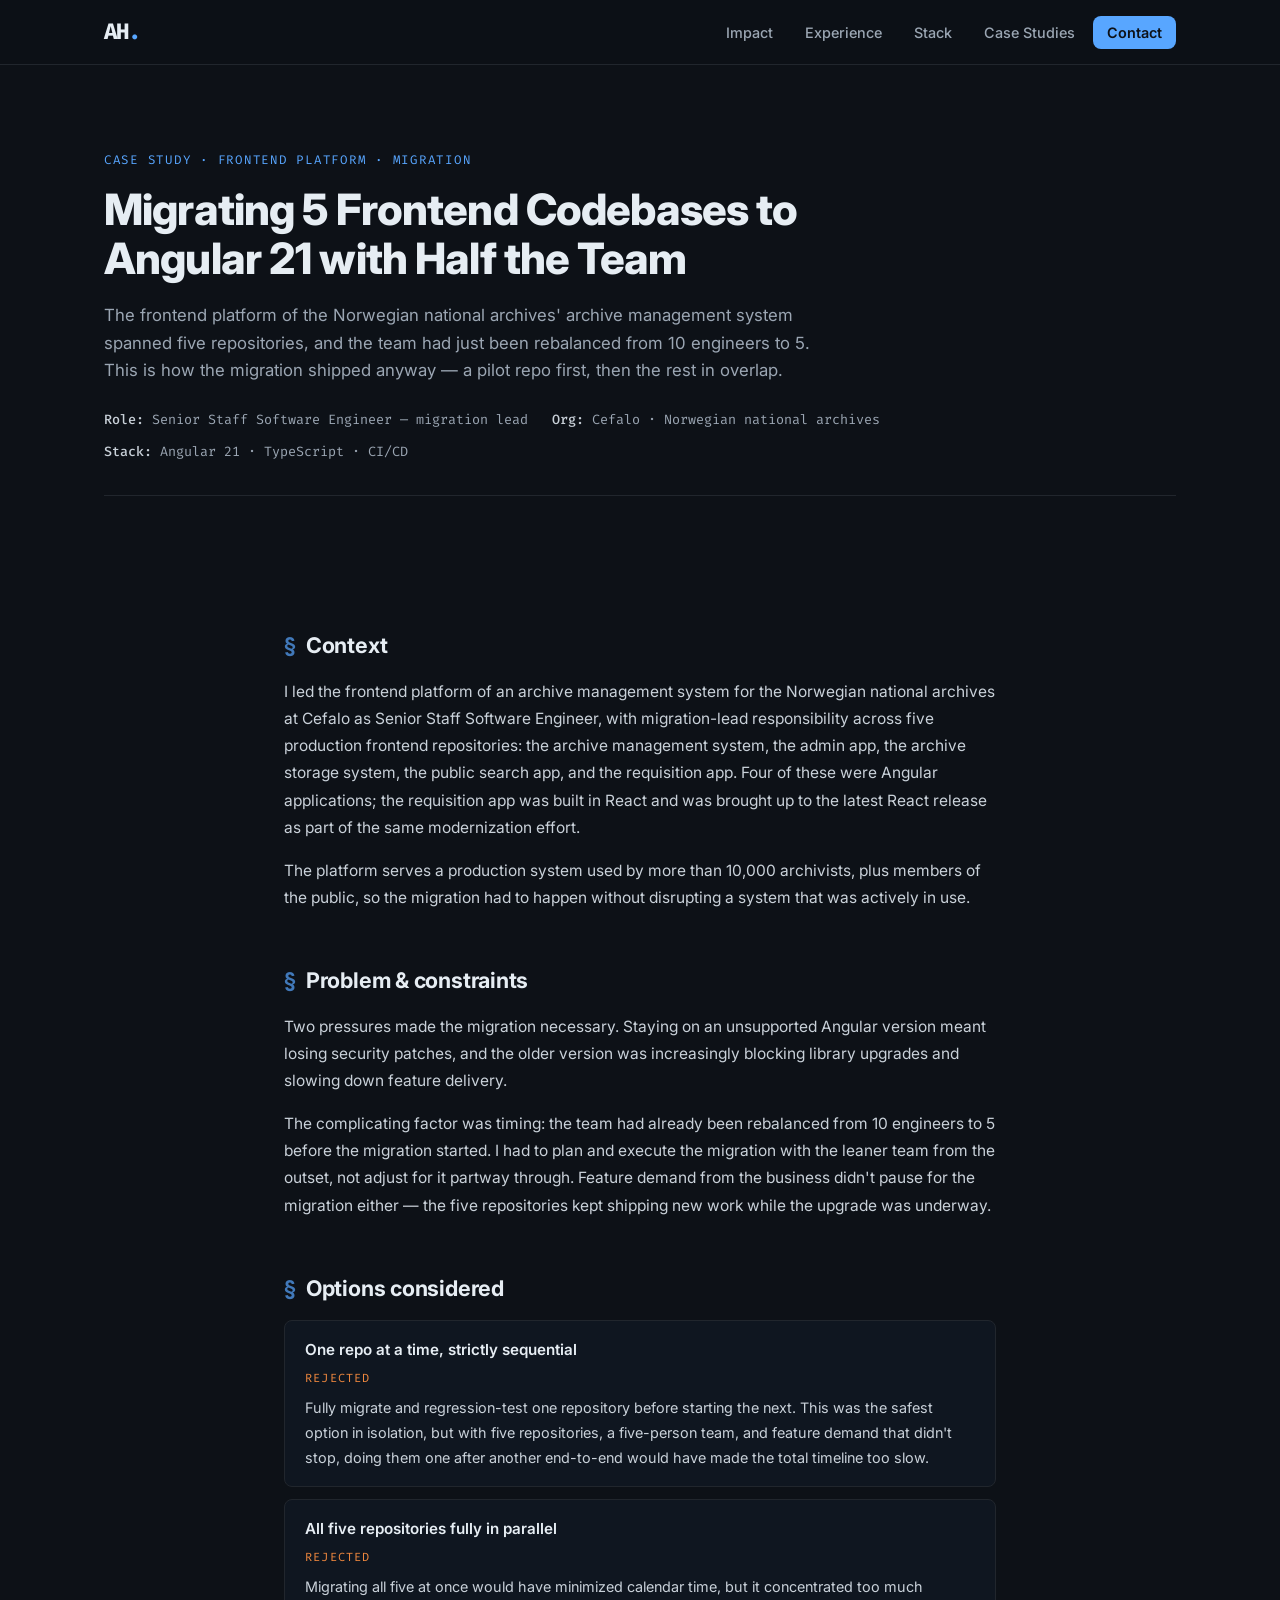
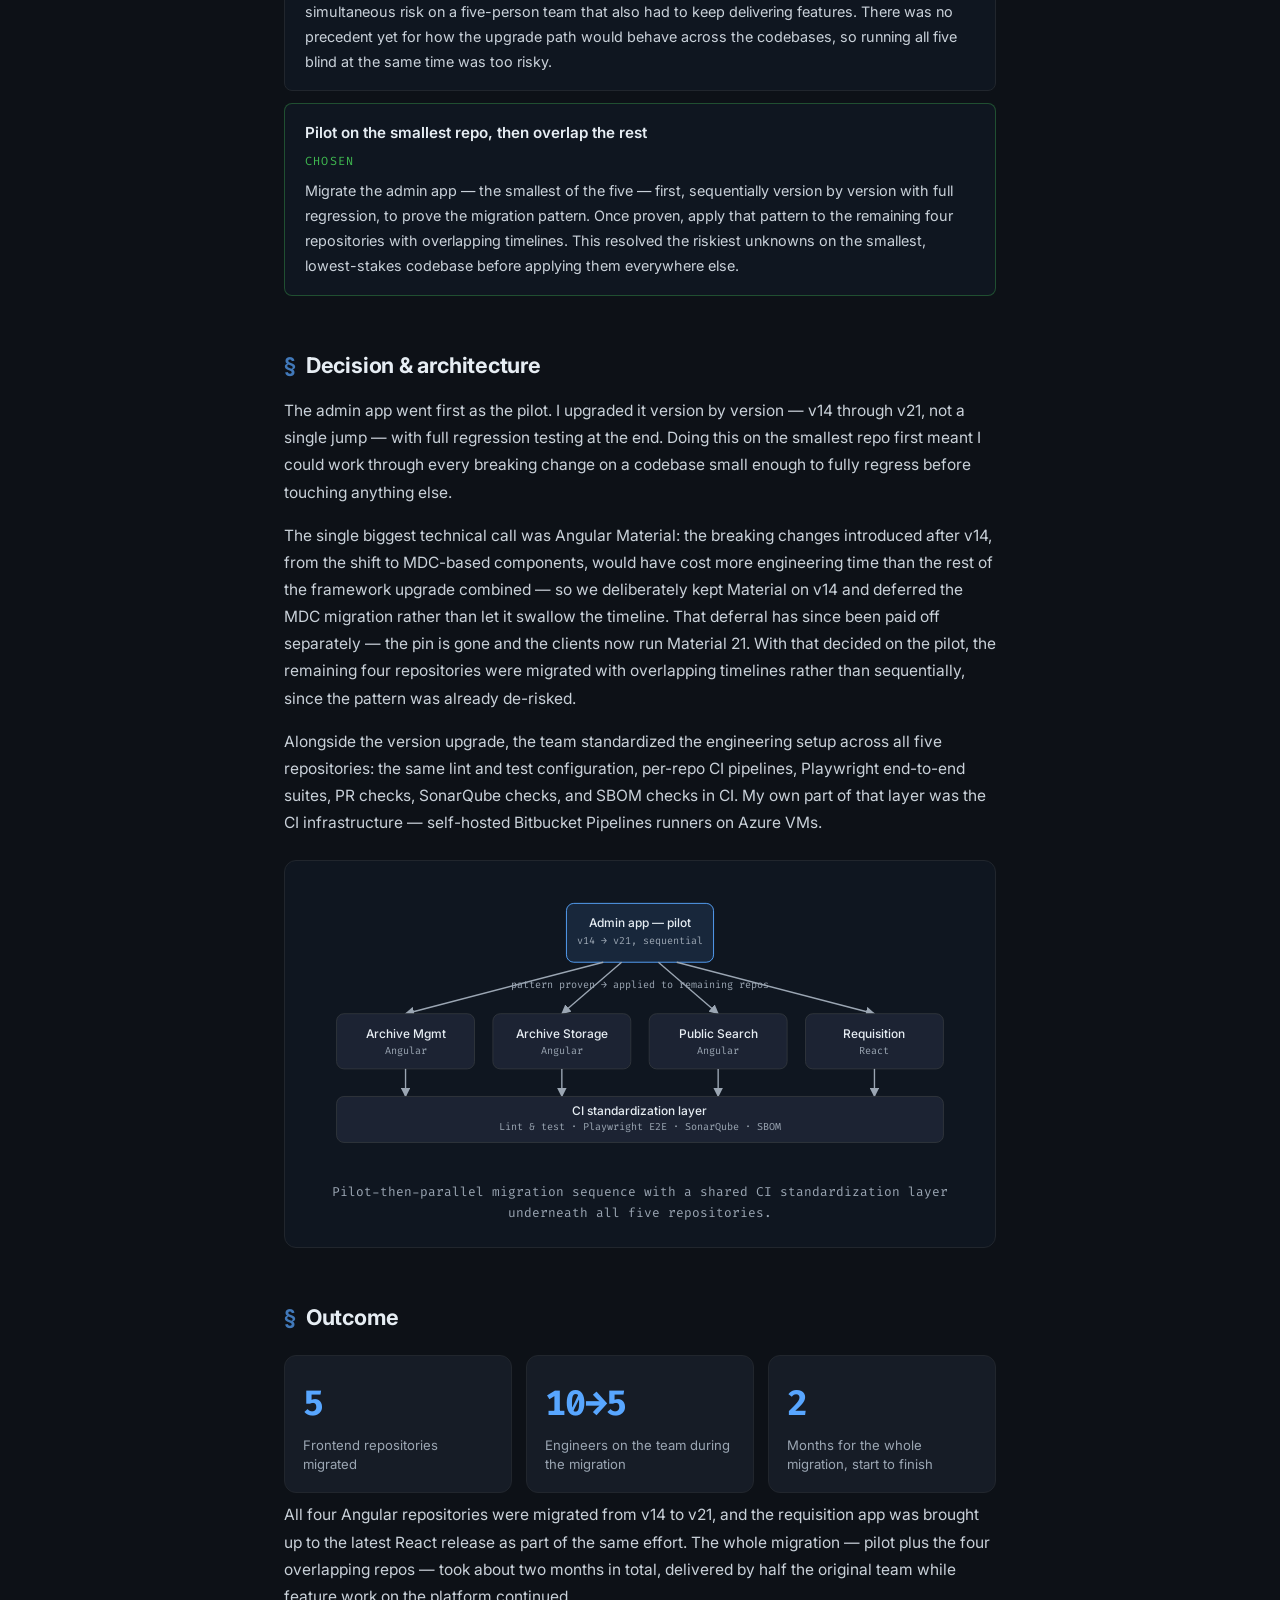
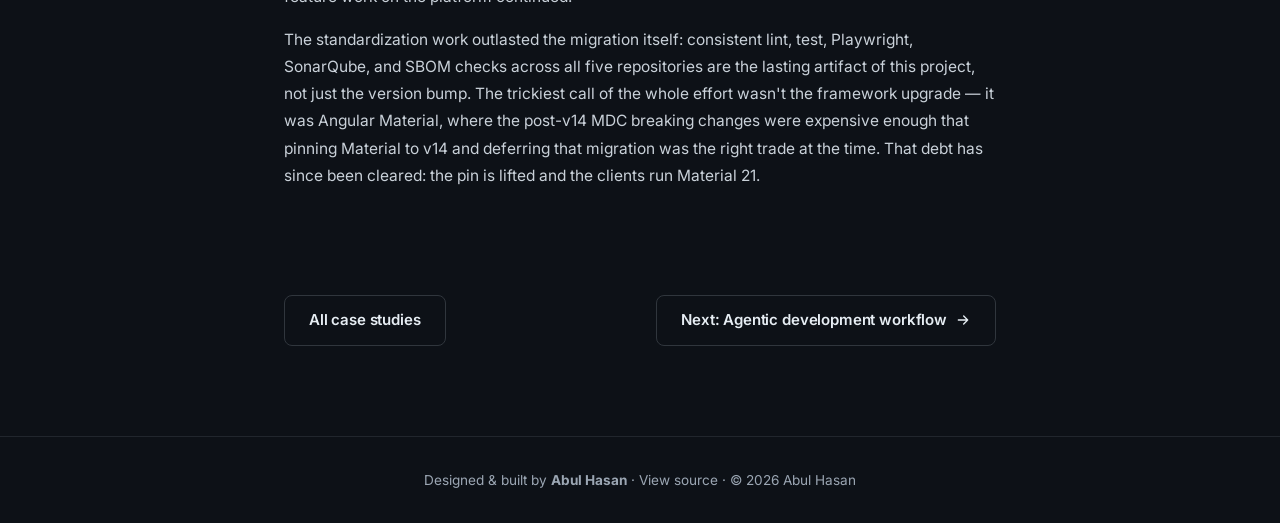
<file: case-studies/angular-migration.html>
<!DOCTYPE html>
<html lang="en">
<head>
  <meta charset="UTF-8" />
  <meta name="viewport" content="width=device-width, initial-scale=1.0" />
  <meta name="description" content="How we migrated five production frontend repositories — four from Angular 14 to 21, one to the latest React — after the team went from 10 engineers to 5 — a pilot repo first, then the rest in overlap, with CI standardization across all of them, for the Norwegian national archives." />
  <meta name="author" content="Abul Hasan" />
  <meta name="theme-color" content="#0d1117" />
  <meta name="color-scheme" content="dark" />

  <meta property="og:title" content="Migrating 5 Frontend Codebases to Angular 21 with Half the Team — Abul Hasan" />
  <meta property="og:description" content="How we migrated five production frontend repositories — four from Angular 14 to 21, one to the latest React — after the team went from 10 engineers to 5 — a pilot repo first, then the rest in overlap, with CI standardization across all of them, for the Norwegian national archives." />
  <meta property="og:type" content="article" />
  <meta property="og:url" content="https://ahasan09.github.io/case-studies/angular-migration.html" />
  <meta property="og:image" content="https://ahasan09.github.io/avatar-square.png" />

  <meta name="twitter:card" content="summary_large_image" />
  <meta name="twitter:title" content="Migrating 5 Frontend Codebases to Angular 21 with Half the Team — Abul Hasan" />
  <meta name="twitter:description" content="How we migrated five production frontend repositories — four from Angular 14 to 21, one to the latest React — after the team went from 10 engineers to 5 — a pilot repo first, then the rest in overlap, with CI standardization across all of them, for the Norwegian national archives." />
  <meta name="twitter:image" content="https://ahasan09.github.io/avatar-square.png" />

  <link rel="canonical" href="https://ahasan09.github.io/case-studies/angular-migration.html" />
  <link rel="icon" type="image/png" href="../avatar.png" />

  <title>Migrating 5 Frontend Codebases to Angular 21 with Half the Team | Abul Hasan</title>

  <link rel="stylesheet" href="../style.css" />
  <link rel="stylesheet" href="case-study.css" />
  <link rel="preconnect" href="https://fonts.googleapis.com" />
  <link rel="preconnect" href="https://fonts.gstatic.com" crossorigin />
  <link href="https://fonts.googleapis.com/css2?family=Inter:wght@300;400;500;600;700;800&family=Fira+Code:wght@400;500&display=swap" rel="stylesheet" />

  <script type="application/ld+json">
  {
    "@context": "https://schema.org",
    "@type": "TechArticle",
    "headline": "Migrating 5 Frontend Codebases to Angular 21 with Half the Team",
    "description": "How we migrated five production frontend repositories — four from Angular 14 to 21, one to the latest React — after the team went from 10 engineers to 5 — a pilot repo first, then the rest in overlap, with CI standardization across all of them, for the Norwegian national archives.",
    "url": "https://ahasan09.github.io/case-studies/angular-migration.html",
    "author": { "@type": "Person", "name": "Abul Hasan", "url": "https://ahasan09.github.io/" },
    "datePublished": "2026-07-18"
  }
  </script>
</head>
<body>

  <svg width="0" height="0" style="position:absolute" aria-hidden="true" focusable="false">
    <symbol id="i-github" viewBox="0 0 24 24"><path d="M12 0C5.374 0 0 5.373 0 12c0 5.302 3.438 9.8 8.207 11.387.599.111.793-.261.793-.577v-2.234c-3.338.726-4.033-1.416-4.033-1.416-.546-1.387-1.333-1.756-1.333-1.756-1.089-.745.083-.729.083-.729 1.205.084 1.839 1.237 1.839 1.237 1.07 1.834 2.807 1.304 3.492.997.107-.775.418-1.305.762-1.604-2.665-.305-5.467-1.334-5.467-5.931 0-1.311.469-2.381 1.236-3.221-.124-.303-.535-1.524.117-3.176 0 0 1.008-.322 3.301 1.23A11.509 11.509 0 0112 5.803c1.02.005 2.047.138 3.006.404 2.291-1.552 3.297-1.23 3.297-1.23.653 1.653.242 2.874.118 3.176.77.84 1.235 1.911 1.235 3.221 0 4.609-2.807 5.624-5.479 5.921.43.372.823 1.102.823 2.222v3.293c0 .319.192.694.801.576C20.566 21.797 24 17.3 24 12c0-6.627-5.373-12-12-12z"/></symbol>
    <symbol id="i-arrow" viewBox="0 0 24 24"><path d="M5 12h14M13 6l6 6-6 6" fill="none" stroke="currentColor" stroke-width="2" stroke-linecap="round" stroke-linejoin="round"/></symbol>
    <marker id="arrowhead" viewBox="0 0 10 10" refX="9" refY="5" markerWidth="7" markerHeight="7" orient="auto-start-reverse"><path d="M0 0L10 5L0 10z" fill="#9ba6b3"/></marker>
  </svg>

  <a href="#main" class="skip-link">Skip to content</a>

  <nav id="navbar">
    <div class="nav-inner">
      <a href="../index.html" class="nav-logo">AH<span class="dot">.</span></a>
      <ul class="nav-links">
        <li><a href="../index.html#impact">Impact</a></li>
        <li><a href="../index.html#experience">Experience</a></li>
        <li><a href="../index.html#skills">Stack</a></li>
        <li><a href="../index.html#projects">Case Studies</a></li>
        <li><a href="../index.html#contact" class="btn-nav">Contact</a></li>
      </ul>
      <button class="hamburger" id="hamburger" aria-label="Toggle navigation menu" aria-expanded="false" aria-controls="nav-links">
        <span></span><span></span><span></span>
      </button>
    </div>
  </nav>

  <main id="main">

    <header class="cs-hero">
      <p class="cs-kicker">Case study · Frontend platform · Migration</p>
      <h1 class="cs-title">Migrating 5 Frontend Codebases to Angular 21 with Half the Team</h1>
      <p class="cs-summary">The frontend platform of the Norwegian national archives' archive management system spanned five repositories, and the team had just been rebalanced from 10 engineers to 5. This is how the migration shipped anyway — a pilot repo first, then the rest in overlap.</p>
      <div class="cs-meta">
        <span><strong>Role:</strong> Senior Staff Software Engineer — migration lead</span>
        <span><strong>Org:</strong> Cefalo · Norwegian national archives</span>
        <span><strong>Stack:</strong> Angular 21 · TypeScript · CI/CD</span>
      </div>
    </header>

    <article class="cs-article">
      <h2 id="context">Context</h2>
      <p>I led the frontend platform of an archive management system for the Norwegian national archives at Cefalo as Senior Staff Software Engineer, with migration-lead responsibility across five production frontend repositories: the archive management system, the admin app, the archive storage system, the public search app, and the requisition app. Four of these were Angular applications; the requisition app was built in React and was brought up to the latest React release as part of the same modernization effort.</p>
      <p>The platform serves a production system used by more than 10,000 archivists, plus members of the public, so the migration had to happen without disrupting a system that was actively in use.</p>

      <h2 id="problem">Problem &amp; constraints</h2>
      <p>Two pressures made the migration necessary. Staying on an unsupported Angular version meant losing security patches, and the older version was increasingly blocking library upgrades and slowing down feature delivery.</p>
      <p>The complicating factor was timing: the team had already been rebalanced from 10 engineers to 5 before the migration started. I had to plan and execute the migration with the leaner team from the outset, not adjust for it partway through. Feature demand from the business didn't pause for the migration either — the five repositories kept shipping new work while the upgrade was underway.</p>

      <h2 id="options">Options considered</h2>
      <div class="cs-option rejected">
        <p class="cs-option-name">One repo at a time, strictly sequential</p>
        <p class="cs-option-verdict">Rejected</p>
        <p>Fully migrate and regression-test one repository before starting the next. This was the safest option in isolation, but with five repositories, a five-person team, and feature demand that didn't stop, doing them one after another end-to-end would have made the total timeline too slow.</p>
      </div>
      <div class="cs-option rejected">
        <p class="cs-option-name">All five repositories fully in parallel</p>
        <p class="cs-option-verdict">Rejected</p>
        <p>Migrating all five at once would have minimized calendar time, but it concentrated too much simultaneous risk on a five-person team that also had to keep delivering features. There was no precedent yet for how the upgrade path would behave across the codebases, so running all five blind at the same time was too risky.</p>
      </div>
      <div class="cs-option chosen">
        <p class="cs-option-name">Pilot on the smallest repo, then overlap the rest</p>
        <p class="cs-option-verdict">Chosen</p>
        <p>Migrate the admin app — the smallest of the five — first, sequentially version by version with full regression, to prove the migration pattern. Once proven, apply that pattern to the remaining four repositories with overlapping timelines. This resolved the riskiest unknowns on the smallest, lowest-stakes codebase before applying them everywhere else.</p>
      </div>

      <h2 id="decision">Decision &amp; architecture</h2>
      <p>The admin app went first as the pilot. I upgraded it version by version — v14 through v21, not a single jump — with full regression testing at the end. Doing this on the smallest repo first meant I could work through every breaking change on a codebase small enough to fully regress before touching anything else.</p>
      <p>The single biggest technical call was Angular Material: the breaking changes introduced after v14, from the shift to MDC-based components, would have cost more engineering time than the rest of the framework upgrade combined — so we deliberately kept Material on v14 and deferred the MDC migration rather than let it swallow the timeline. That deferral has since been paid off separately — the pin is gone and the clients now run Material 21. With that decided on the pilot, the remaining four repositories were migrated with overlapping timelines rather than sequentially, since the pattern was already de-risked.</p>
      <p>Alongside the version upgrade, the team standardized the engineering setup across all five repositories: the same lint and test configuration, per-repo CI pipelines, Playwright end-to-end suites, PR checks, SonarQube checks, and SBOM checks in CI. My own part of that layer was the CI infrastructure — self-hosted Bitbucket Pipelines runners on Azure VMs.</p>
      <figure class="cs-diagram">
        <svg viewBox="0 0 720 300" role="img" aria-label="Diagram: the admin app is upgraded first as a pilot, sequentially from Angular 14 to Angular 21, proving the migration pattern. The same pattern is then applied to the archive management, archive storage, public search, and requisition repositories. All five repositories share one CI standardization layer covering lint and test, Playwright end-to-end tests, SonarQube, and SBOM checks.">
          <rect class="diagram-box-accent" x="280" y="20" width="160" height="64"/>
          <text class="diagram-label" x="360" y="46" text-anchor="middle">Admin app — pilot</text>
          <text class="diagram-sub" x="360" y="64" text-anchor="middle">v14 → v21, sequential</text>

          <path class="diagram-arrow" d="M320 84 L105 140"/>
          <path class="diagram-arrow" d="M340 84 L275 140"/>
          <path class="diagram-arrow" d="M380 84 L445 140"/>
          <path class="diagram-arrow" d="M400 84 L615 140"/>
          <text class="diagram-sub" x="360" y="112" text-anchor="middle">pattern proven → applied to remaining repos</text>

          <rect class="diagram-box" x="30" y="140" width="150" height="60"/>
          <text class="diagram-label" x="105" y="166" text-anchor="middle">Archive Mgmt</text>
          <text class="diagram-sub" x="105" y="184" text-anchor="middle">Angular</text>

          <rect class="diagram-box" x="200" y="140" width="150" height="60"/>
          <text class="diagram-label" x="275" y="166" text-anchor="middle">Archive Storage</text>
          <text class="diagram-sub" x="275" y="184" text-anchor="middle">Angular</text>

          <rect class="diagram-box" x="370" y="140" width="150" height="60"/>
          <text class="diagram-label" x="445" y="166" text-anchor="middle">Public Search</text>
          <text class="diagram-sub" x="445" y="184" text-anchor="middle">Angular</text>

          <rect class="diagram-box" x="540" y="140" width="150" height="60"/>
          <text class="diagram-label" x="615" y="166" text-anchor="middle">Requisition</text>
          <text class="diagram-sub" x="615" y="184" text-anchor="middle">React</text>

          <path class="diagram-arrow" d="M105 200 L105 230"/>
          <path class="diagram-arrow" d="M275 200 L275 230"/>
          <path class="diagram-arrow" d="M445 200 L445 230"/>
          <path class="diagram-arrow" d="M615 200 L615 230"/>

          <rect class="diagram-box" x="30" y="230" width="660" height="50"/>
          <text class="diagram-label" x="360" y="250" text-anchor="middle">CI standardization layer</text>
          <text class="diagram-sub" x="360" y="266" text-anchor="middle">Lint &amp; test · Playwright E2E · SonarQube · SBOM</text>
        </svg>
        <figcaption>Pilot-then-parallel migration sequence with a shared CI standardization layer underneath all five repositories.</figcaption>
      </figure>

      <h2 id="outcome">Outcome</h2>
      <div class="cs-outcome-stats">
        <div class="stat">
          <span class="stat-num">5</span>
          <span class="stat-label">Frontend repositories migrated</span>
        </div>
        <div class="stat">
          <span class="stat-num">10→5</span>
          <span class="stat-label">Engineers on the team during the migration</span>
        </div>
        <div class="stat">
          <span class="stat-num">2</span>
          <span class="stat-label">Months for the whole migration, start to finish</span>
        </div>
      </div>
      <p>All four Angular repositories were migrated from v14 to v21, and the requisition app was brought up to the latest React release as part of the same effort. The whole migration — pilot plus the four overlapping repos — took about two months in total, delivered by half the original team while feature work on the platform continued.</p>
      <p>The standardization work outlasted the migration itself: consistent lint, test, Playwright, SonarQube, and SBOM checks across all five repositories are the lasting artifact of this project, not just the version bump. The trickiest call of the whole effort wasn't the framework upgrade — it was Angular Material, where the post-v14 MDC breaking changes were expensive enough that pinning Material to v14 and deferring that migration was the right trade at the time. That debt has since been cleared: the pin is lifted and the clients run Material 21.</p>
    </article>

    <nav class="cs-next" aria-label="More case studies">
      <a href="../index.html#projects" class="btn btn-outline">All case studies</a>
      <a href="agentic-workflow.html" class="btn btn-outline">Next: Agentic development workflow <svg class="btn-icon" aria-hidden="true" focusable="false"><use href="#i-arrow"/></svg></a>
    </nav>

  </main>

  <footer>
    <p>
      Designed &amp; built by <strong>Abul Hasan</strong> ·
      <a href="https://github.com/ahasan09/ahasan09.github.io" target="_blank" rel="noopener">View source</a> ·
      <span id="footer-year"></span>
    </p>
  </footer>

  <script src="../script.js"></script>
</body>
</html>
</file>
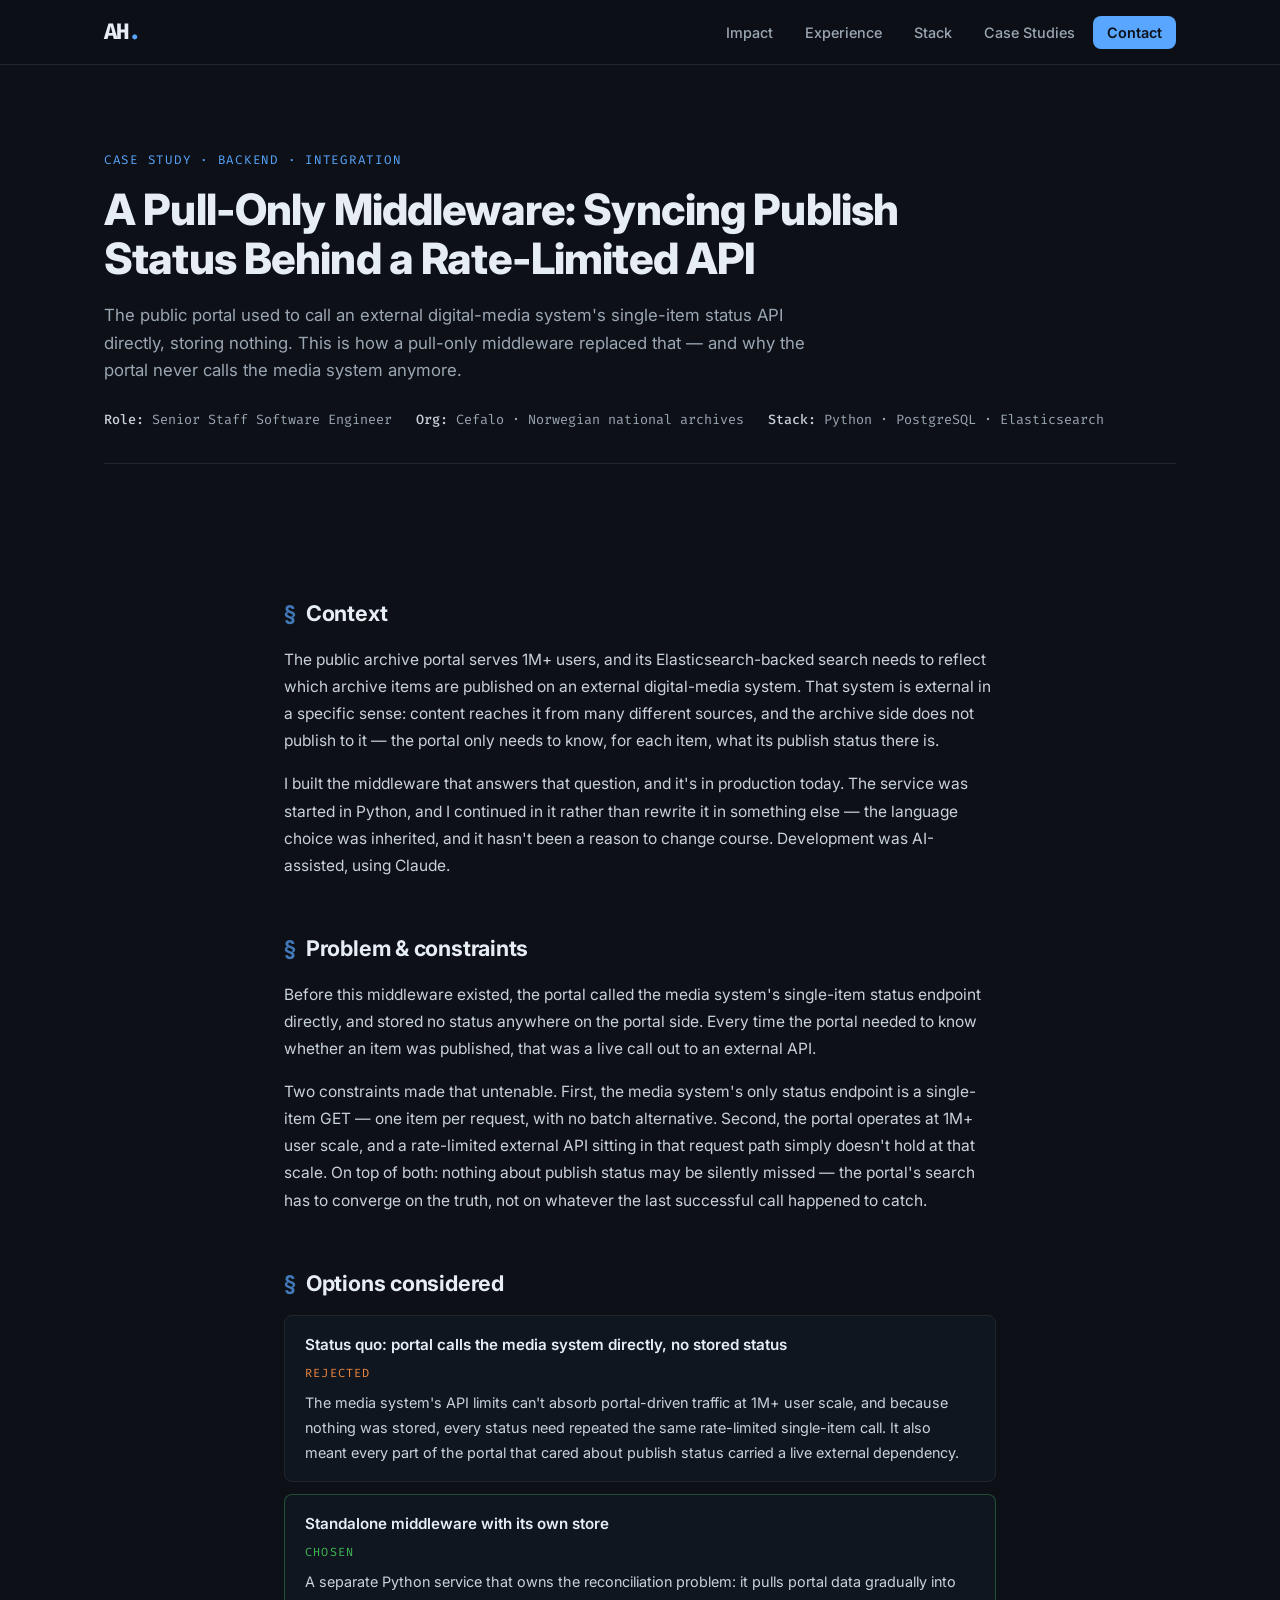
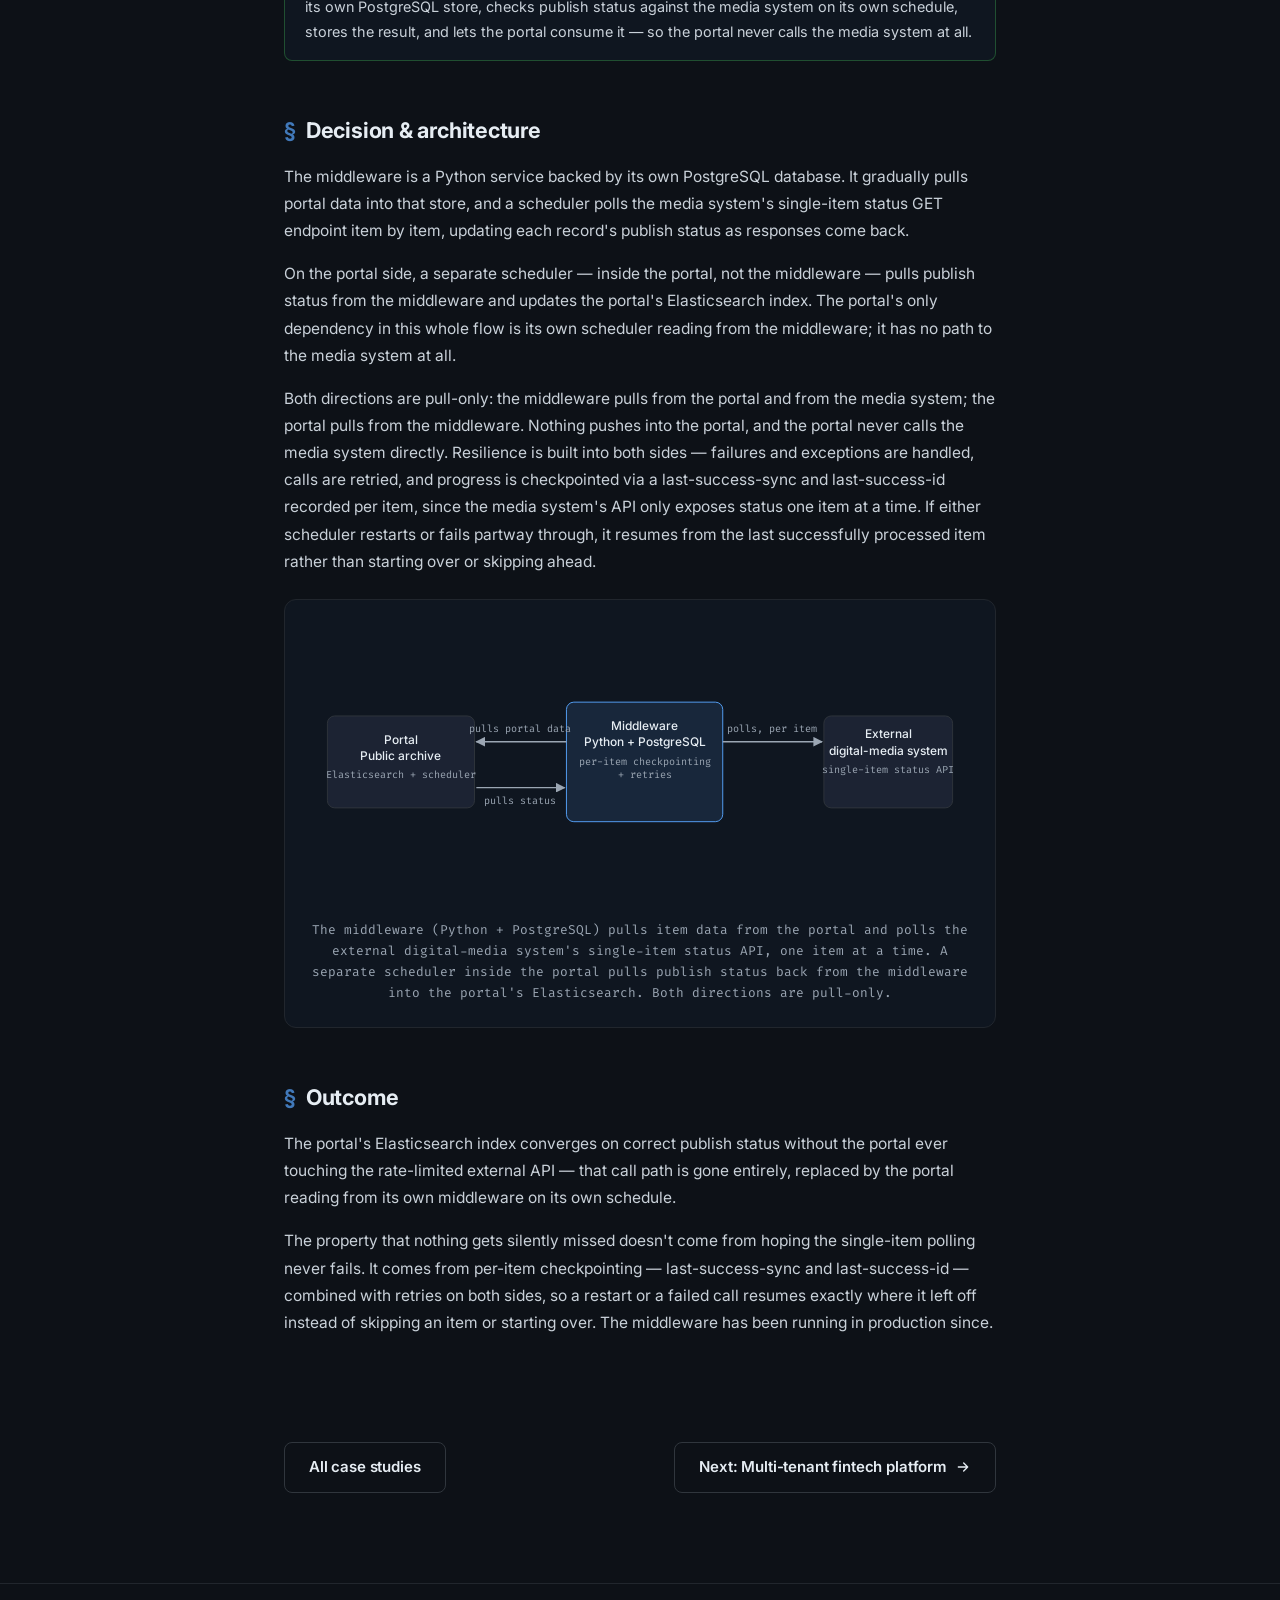
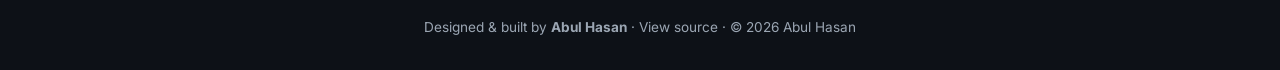
<file: case-studies/archive-middleware.html>
<!DOCTYPE html>
<html lang="en">
<head>
  <meta charset="UTF-8" />
  <meta name="viewport" content="width=device-width, initial-scale=1.0" />
  <meta name="description" content="How a Python middleware with per-item checkpointing keeps a Norwegian national archive portal with 1M users in sync with a rate-limited external digital-media system — without the portal ever calling it." />
  <meta name="author" content="Abul Hasan" />
  <meta name="theme-color" content="#0d1117" />
  <meta name="color-scheme" content="dark" />

  <meta property="og:title" content="A Pull-Only Middleware: Syncing Publish Status Behind a Rate-Limited API — Abul Hasan" />
  <meta property="og:description" content="How a Python middleware with per-item checkpointing keeps a Norwegian national archive portal with 1M users in sync with a rate-limited external digital-media system — without the portal ever calling it." />
  <meta property="og:type" content="article" />
  <meta property="og:url" content="https://ahasan09.github.io/case-studies/archive-middleware.html" />
  <meta property="og:image" content="https://ahasan09.github.io/avatar-square.png" />

  <meta name="twitter:card" content="summary_large_image" />
  <meta name="twitter:title" content="A Pull-Only Middleware: Syncing Publish Status Behind a Rate-Limited API — Abul Hasan" />
  <meta name="twitter:description" content="How a Python middleware with per-item checkpointing keeps a Norwegian national archive portal with 1M users in sync with a rate-limited external digital-media system — without the portal ever calling it." />
  <meta name="twitter:image" content="https://ahasan09.github.io/avatar-square.png" />

  <link rel="canonical" href="https://ahasan09.github.io/case-studies/archive-middleware.html" />
  <link rel="icon" type="image/png" href="../avatar.png" />

  <title>A Pull-Only Middleware: Syncing Publish Status Behind a Rate-Limited API | Abul Hasan</title>

  <link rel="stylesheet" href="../style.css" />
  <link rel="stylesheet" href="case-study.css" />
  <link rel="preconnect" href="https://fonts.googleapis.com" />
  <link rel="preconnect" href="https://fonts.gstatic.com" crossorigin />
  <link href="https://fonts.googleapis.com/css2?family=Inter:wght@300;400;500;600;700;800&family=Fira+Code:wght@400;500&display=swap" rel="stylesheet" />

  <script type="application/ld+json">
  {
    "@context": "https://schema.org",
    "@type": "TechArticle",
    "headline": "A Pull-Only Middleware: Syncing Publish Status Behind a Rate-Limited API",
    "description": "How a Python middleware with per-item checkpointing keeps a Norwegian national archive portal with 1M users in sync with a rate-limited external digital-media system — without the portal ever calling it.",
    "url": "https://ahasan09.github.io/case-studies/archive-middleware.html",
    "author": { "@type": "Person", "name": "Abul Hasan", "url": "https://ahasan09.github.io/" },
    "datePublished": "2026-07-18"
  }
  </script>
</head>
<body>

  <svg width="0" height="0" style="position:absolute" aria-hidden="true" focusable="false">
    <symbol id="i-github" viewBox="0 0 24 24"><path d="M12 0C5.374 0 0 5.373 0 12c0 5.302 3.438 9.8 8.207 11.387.599.111.793-.261.793-.577v-2.234c-3.338.726-4.033-1.416-4.033-1.416-.546-1.387-1.333-1.756-1.333-1.756-1.089-.745.083-.729.083-.729 1.205.084 1.839 1.237 1.839 1.237 1.07 1.834 2.807 1.304 3.492.997.107-.775.418-1.305.762-1.604-2.665-.305-5.467-1.334-5.467-5.931 0-1.311.469-2.381 1.236-3.221-.124-.303-.535-1.524.117-3.176 0 0 1.008-.322 3.301 1.23A11.509 11.509 0 0112 5.803c1.02.005 2.047.138 3.006.404 2.291-1.552 3.297-1.23 3.297-1.23.653 1.653.242 2.874.118 3.176.77.84 1.235 1.911 1.235 3.221 0 4.609-2.807 5.624-5.479 5.921.43.372.823 1.102.823 2.222v3.293c0 .319.192.694.801.576C20.566 21.797 24 17.3 24 12c0-6.627-5.373-12-12-12z"/></symbol>
    <symbol id="i-arrow" viewBox="0 0 24 24"><path d="M5 12h14M13 6l6 6-6 6" fill="none" stroke="currentColor" stroke-width="2" stroke-linecap="round" stroke-linejoin="round"/></symbol>
    <marker id="arrowhead" viewBox="0 0 10 10" refX="9" refY="5" markerWidth="7" markerHeight="7" orient="auto-start-reverse"><path d="M0 0L10 5L0 10z" fill="#9ba6b3"/></marker>
  </svg>

  <a href="#main" class="skip-link">Skip to content</a>

  <nav id="navbar">
    <div class="nav-inner">
      <a href="../index.html" class="nav-logo">AH<span class="dot">.</span></a>
      <ul class="nav-links">
        <li><a href="../index.html#impact">Impact</a></li>
        <li><a href="../index.html#experience">Experience</a></li>
        <li><a href="../index.html#skills">Stack</a></li>
        <li><a href="../index.html#projects">Case Studies</a></li>
        <li><a href="../index.html#contact" class="btn-nav">Contact</a></li>
      </ul>
      <button class="hamburger" id="hamburger" aria-label="Toggle navigation menu" aria-expanded="false" aria-controls="nav-links">
        <span></span><span></span><span></span>
      </button>
    </div>
  </nav>

  <main id="main">

    <header class="cs-hero">
      <p class="cs-kicker">Case study · Backend · Integration</p>
      <h1 class="cs-title">A Pull-Only Middleware: Syncing Publish Status Behind a Rate-Limited API</h1>
      <p class="cs-summary">The public portal used to call an external digital-media system's single-item status API directly, storing nothing. This is how a pull-only middleware replaced that — and why the portal never calls the media system anymore.</p>
      <div class="cs-meta">
        <span><strong>Role:</strong> Senior Staff Software Engineer</span>
        <span><strong>Org:</strong> Cefalo · Norwegian national archives</span>
        <span><strong>Stack:</strong> Python · PostgreSQL · Elasticsearch</span>
      </div>
    </header>

    <article class="cs-article">
      <h2 id="context">Context</h2>
      <p>The public archive portal serves 1M+ users, and its Elasticsearch-backed search needs to reflect which archive items are published on an external digital-media system. That system is external in a specific sense: content reaches it from many different sources, and the archive side does not publish to it — the portal only needs to know, for each item, what its publish status there is.</p>
      <p>I built the middleware that answers that question, and it's in production today. The service was started in Python, and I continued in it rather than rewrite it in something else — the language choice was inherited, and it hasn't been a reason to change course. Development was AI-assisted, using Claude.</p>

      <h2 id="problem">Problem &amp; constraints</h2>
      <p>Before this middleware existed, the portal called the media system's single-item status endpoint directly, and stored no status anywhere on the portal side. Every time the portal needed to know whether an item was published, that was a live call out to an external API.</p>
      <p>Two constraints made that untenable. First, the media system's only status endpoint is a single-item GET — one item per request, with no batch alternative. Second, the portal operates at 1M+ user scale, and a rate-limited external API sitting in that request path simply doesn't hold at that scale. On top of both: nothing about publish status may be silently missed — the portal's search has to converge on the truth, not on whatever the last successful call happened to catch.</p>

      <h2 id="options">Options considered</h2>
      <div class="cs-option rejected">
        <p class="cs-option-name">Status quo: portal calls the media system directly, no stored status</p>
        <p class="cs-option-verdict">Rejected</p>
        <p>The media system's API limits can't absorb portal-driven traffic at 1M+ user scale, and because nothing was stored, every status need repeated the same rate-limited single-item call. It also meant every part of the portal that cared about publish status carried a live external dependency.</p>
      </div>
      <div class="cs-option chosen">
        <p class="cs-option-name">Standalone middleware with its own store</p>
        <p class="cs-option-verdict">Chosen</p>
        <p>A separate Python service that owns the reconciliation problem: it pulls portal data gradually into its own PostgreSQL store, checks publish status against the media system on its own schedule, stores the result, and lets the portal consume it — so the portal never calls the media system at all.</p>
      </div>

      <h2 id="decision">Decision &amp; architecture</h2>
      <p>The middleware is a Python service backed by its own PostgreSQL database. It gradually pulls portal data into that store, and a scheduler polls the media system's single-item status GET endpoint item by item, updating each record's publish status as responses come back.</p>
      <p>On the portal side, a separate scheduler — inside the portal, not the middleware — pulls publish status from the middleware and updates the portal's Elasticsearch index. The portal's only dependency in this whole flow is its own scheduler reading from the middleware; it has no path to the media system at all.</p>
      <p>Both directions are pull-only: the middleware pulls from the portal and from the media system; the portal pulls from the middleware. Nothing pushes into the portal, and the portal never calls the media system directly. Resilience is built into both sides — failures and exceptions are handled, calls are retried, and progress is checkpointed via a last-success-sync and last-success-id recorded per item, since the media system's API only exposes status one item at a time. If either scheduler restarts or fails partway through, it resumes from the last successfully processed item rather than starting over or skipping ahead.</p>
      <figure class="cs-diagram">
        <svg viewBox="0 0 720 300" role="img" aria-label="Diagram: the middleware, running Python with its own PostgreSQL store, pulls item data from the portal and separately polls the external digital-media system's single-item status API, one item at a time, updating stored publish status. A separate scheduler inside the portal pulls that publish status from the middleware into the portal's Elasticsearch index. Both directions are pull-only — nothing pushes into the portal, and the portal never calls the media system directly.">
          <rect class="diagram-box" x="20" y="100" width="160" height="100"/>
          <text class="diagram-label" x="100" y="130" text-anchor="middle">Portal</text>
          <text class="diagram-label" x="100" y="148" text-anchor="middle">Public archive</text>
          <text class="diagram-sub" x="100" y="168" text-anchor="middle">Elasticsearch + scheduler</text>

          <rect class="diagram-box-accent" x="280" y="85" width="170" height="130"/>
          <text class="diagram-label" x="365" y="115" text-anchor="middle">Middleware</text>
          <text class="diagram-label" x="365" y="133" text-anchor="middle">Python + PostgreSQL</text>
          <text class="diagram-sub" x="365" y="153" text-anchor="middle">per-item checkpointing</text>
          <text class="diagram-sub" x="365" y="167" text-anchor="middle">+ retries</text>

          <rect class="diagram-box" x="560" y="100" width="140" height="100"/>
          <text class="diagram-label" x="630" y="124" text-anchor="middle">External</text>
          <text class="diagram-label" x="630" y="142" text-anchor="middle">digital-media system</text>
          <text class="diagram-sub" x="630" y="162" text-anchor="middle">single-item status API</text>

          <path class="diagram-arrow" d="M280 128 L182 128"/>
          <text class="diagram-sub" x="230" y="118" text-anchor="middle">pulls portal data</text>

          <path class="diagram-arrow" d="M450 128 L558 128"/>
          <text class="diagram-sub" x="504" y="118" text-anchor="middle">polls, per item</text>

          <path class="diagram-arrow" d="M182 178 L278 178"/>
          <text class="diagram-sub" x="230" y="196" text-anchor="middle">pulls status</text>
        </svg>
        <figcaption>The middleware (Python + PostgreSQL) pulls item data from the portal and polls the external digital-media system's single-item status API, one item at a time. A separate scheduler inside the portal pulls publish status back from the middleware into the portal's Elasticsearch. Both directions are pull-only.</figcaption>
      </figure>

      <h2 id="outcome">Outcome</h2>
      <p>The portal's Elasticsearch index converges on correct publish status without the portal ever touching the rate-limited external API — that call path is gone entirely, replaced by the portal reading from its own middleware on its own schedule.</p>
      <p>The property that nothing gets silently missed doesn't come from hoping the single-item polling never fails. It comes from per-item checkpointing — last-success-sync and last-success-id — combined with retries on both sides, so a restart or a failed call resumes exactly where it left off instead of skipping an item or starting over. The middleware has been running in production since.</p>
    </article>

    <nav class="cs-next" aria-label="More case studies">
      <a href="../index.html#projects" class="btn btn-outline">All case studies</a>
      <a href="fintech-platform.html" class="btn btn-outline">Next: Multi-tenant fintech platform <svg class="btn-icon" aria-hidden="true" focusable="false"><use href="#i-arrow"/></svg></a>
    </nav>

  </main>

  <footer>
    <p>
      Designed &amp; built by <strong>Abul Hasan</strong> ·
      <a href="https://github.com/ahasan09/ahasan09.github.io" target="_blank" rel="noopener">View source</a> ·
      <span id="footer-year"></span>
    </p>
  </footer>

  <script src="../script.js"></script>
</body>
</html>
</file>
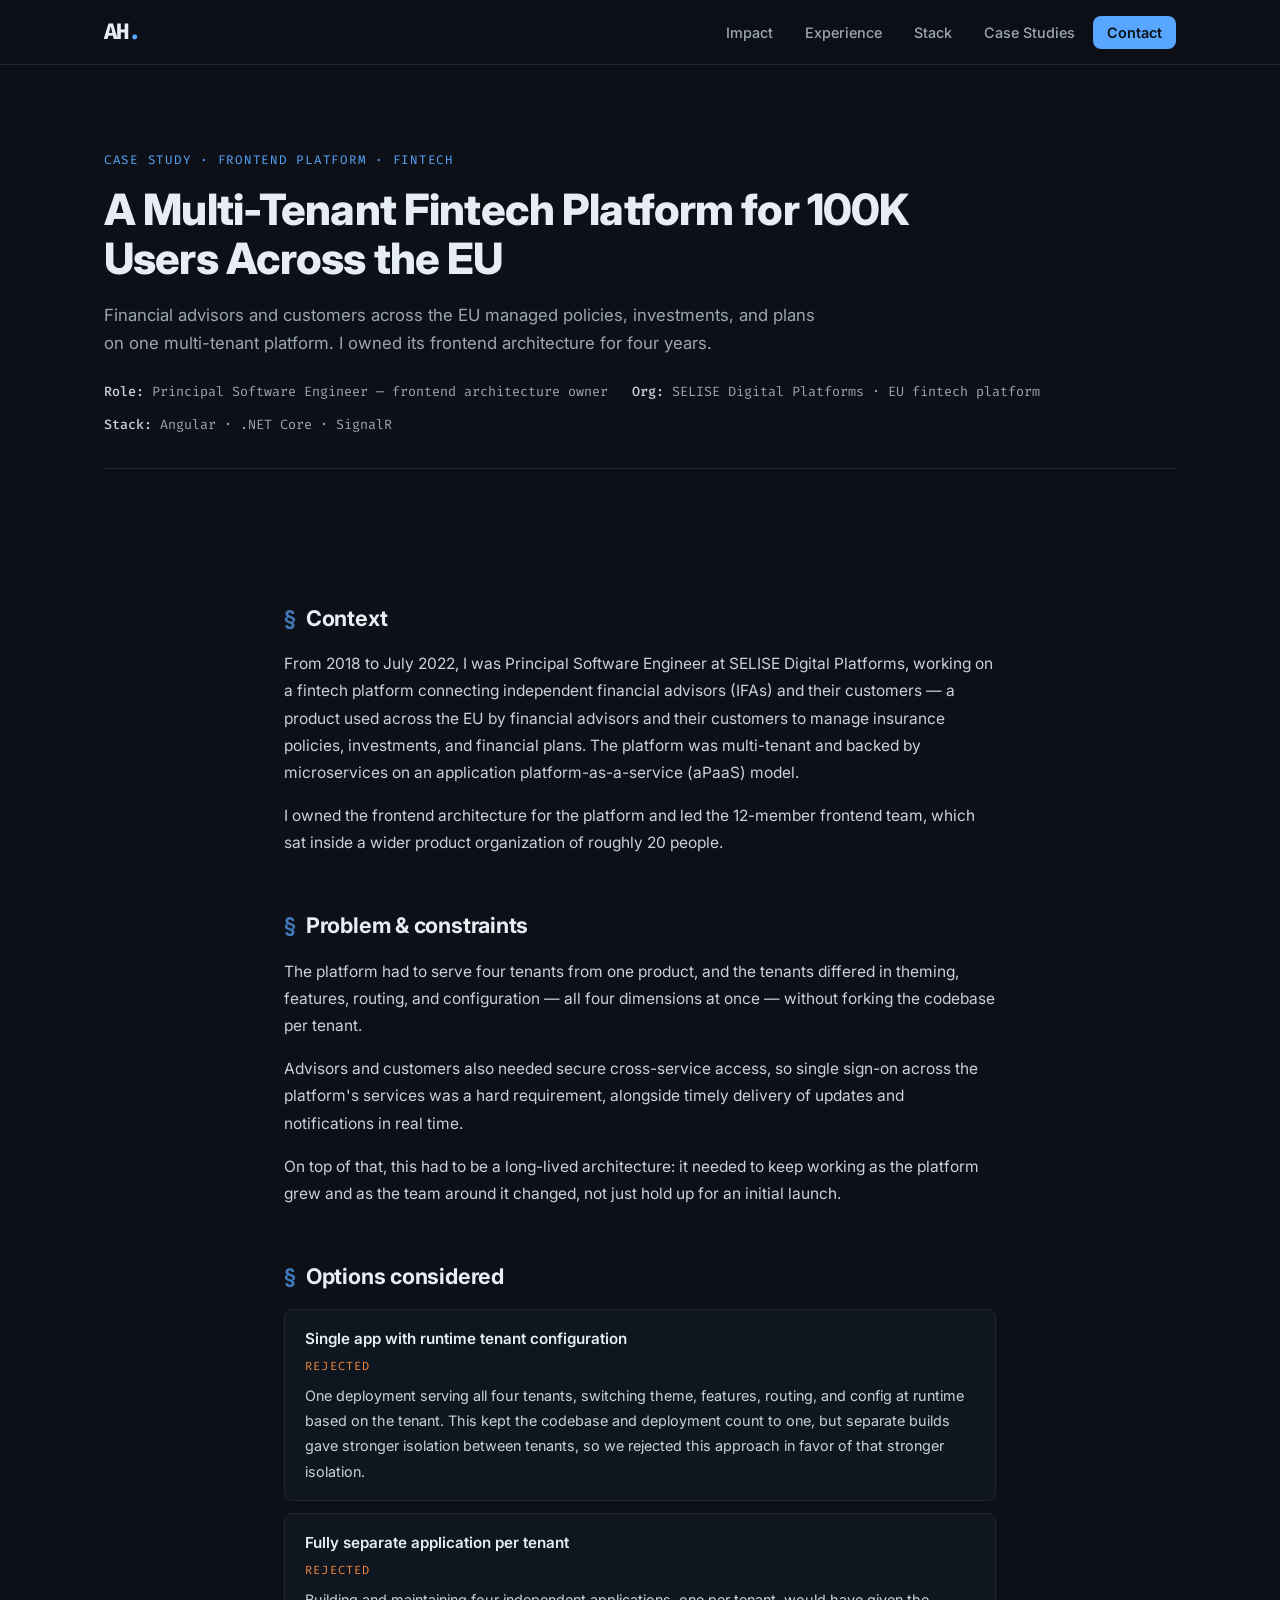
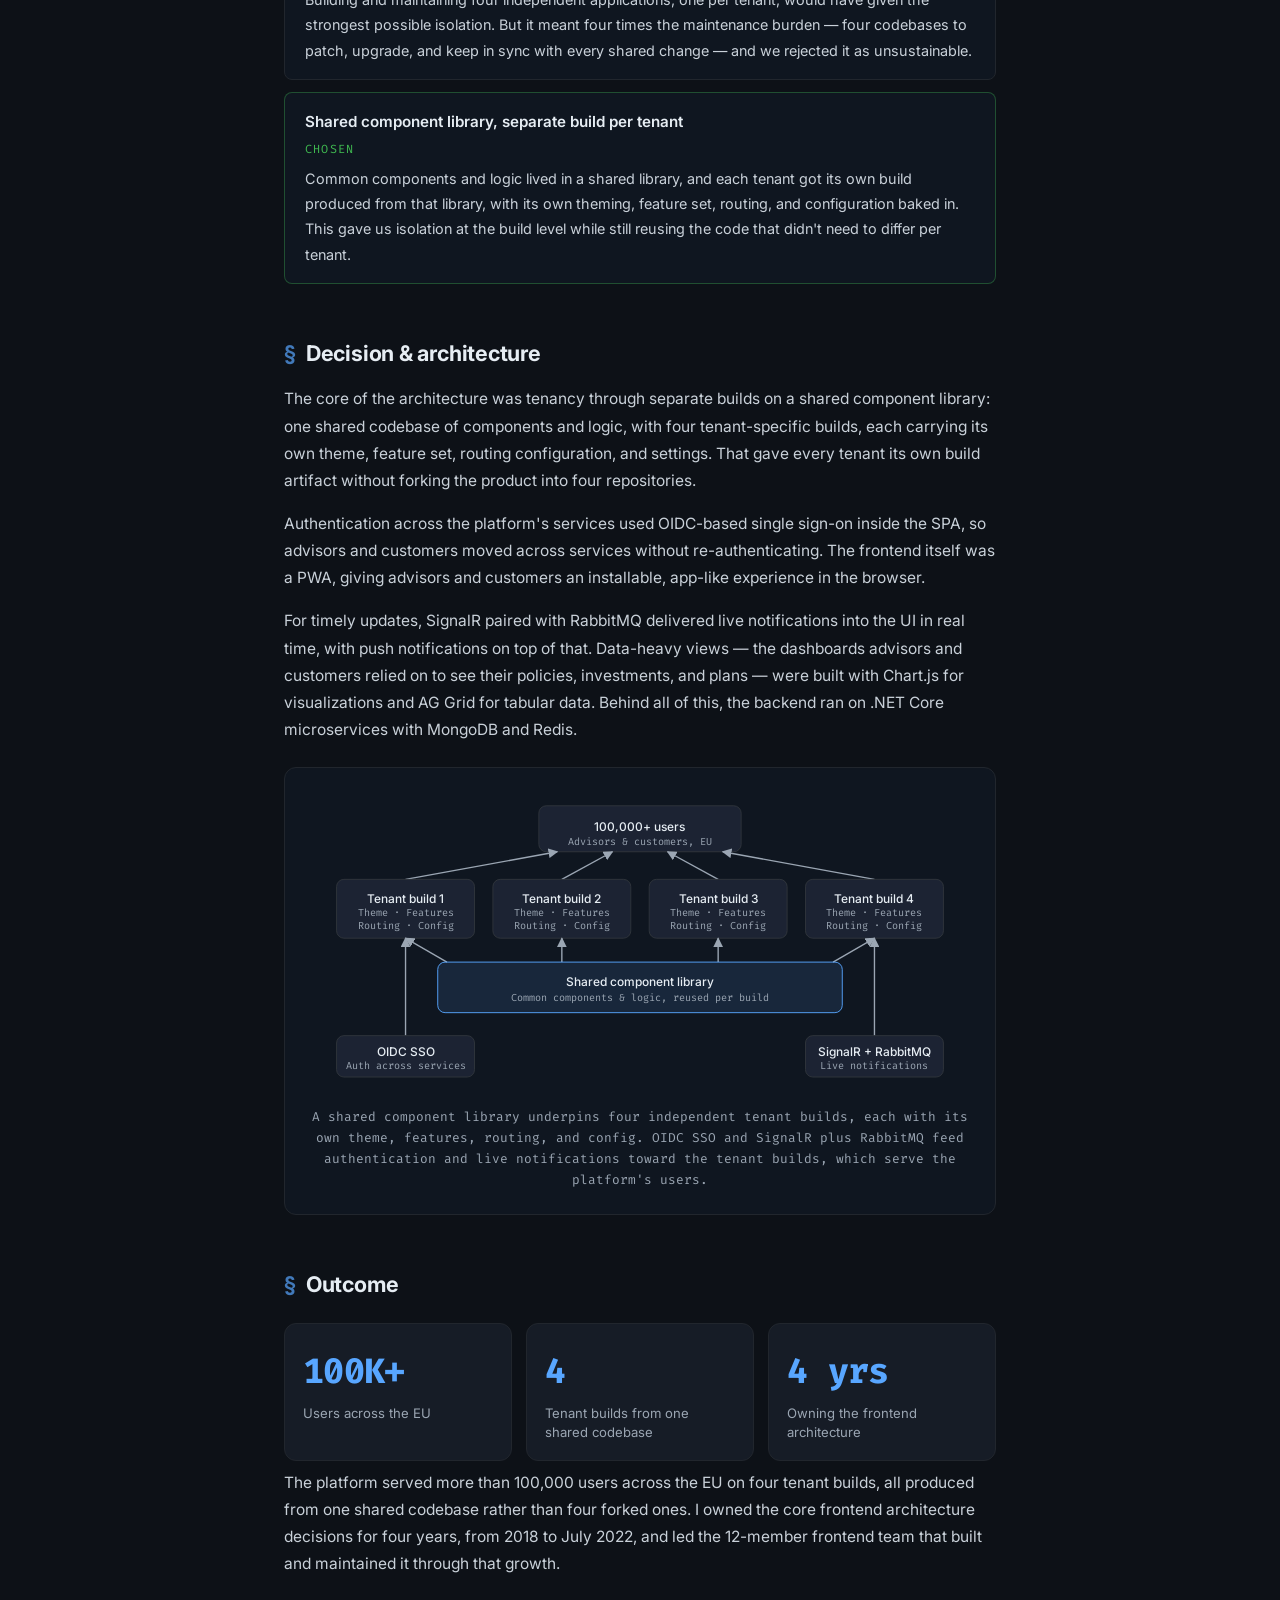
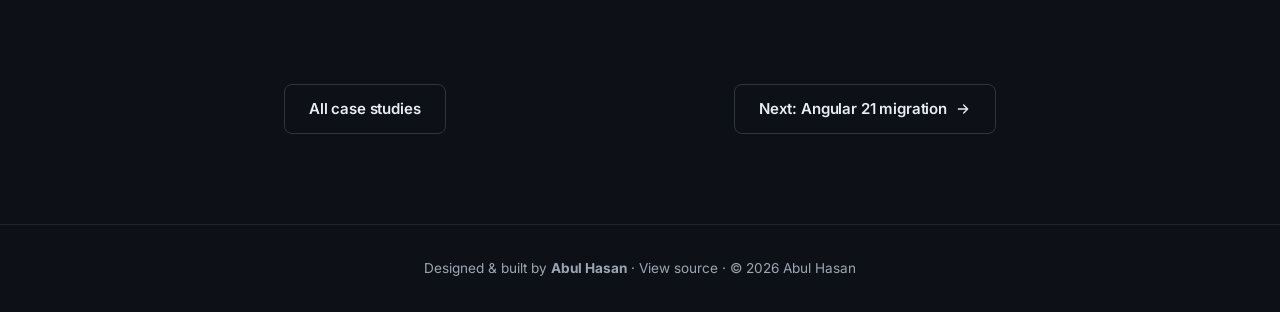
<file: case-studies/fintech-platform.html>
<!DOCTYPE html>
<html lang="en">
<head>
  <meta charset="UTF-8" />
  <meta name="viewport" content="width=device-width, initial-scale=1.0" />
  <meta name="description" content="Four years owning the frontend architecture of a multi-tenant EU fintech platform connecting IFAs and their customers: SSO, tenancy isolation, PWA, and real-time delivery for 100,000+ users across the EU." />
  <meta name="author" content="Abul Hasan" />
  <meta name="theme-color" content="#0d1117" />
  <meta name="color-scheme" content="dark" />

  <meta property="og:title" content="A Multi-Tenant Fintech Platform for 100K Users Across the EU — Abul Hasan" />
  <meta property="og:description" content="Four years owning the frontend architecture of a multi-tenant EU fintech platform connecting IFAs and their customers: SSO, tenancy isolation, PWA, and real-time delivery for 100,000+ users across the EU." />
  <meta property="og:type" content="article" />
  <meta property="og:url" content="https://ahasan09.github.io/case-studies/fintech-platform.html" />
  <meta property="og:image" content="https://ahasan09.github.io/avatar-square.png" />

  <meta name="twitter:card" content="summary_large_image" />
  <meta name="twitter:title" content="A Multi-Tenant Fintech Platform for 100K Users Across the EU — Abul Hasan" />
  <meta name="twitter:description" content="Four years owning the frontend architecture of a multi-tenant EU fintech platform connecting IFAs and their customers: SSO, tenancy isolation, PWA, and real-time delivery for 100,000+ users across the EU." />
  <meta name="twitter:image" content="https://ahasan09.github.io/avatar-square.png" />

  <link rel="canonical" href="https://ahasan09.github.io/case-studies/fintech-platform.html" />
  <link rel="icon" type="image/png" href="../avatar.png" />

  <title>A Multi-Tenant Fintech Platform for 100K Users Across the EU | Abul Hasan</title>

  <link rel="stylesheet" href="../style.css" />
  <link rel="stylesheet" href="case-study.css" />
  <link rel="preconnect" href="https://fonts.googleapis.com" />
  <link rel="preconnect" href="https://fonts.gstatic.com" crossorigin />
  <link href="https://fonts.googleapis.com/css2?family=Inter:wght@300;400;500;600;700;800&family=Fira+Code:wght@400;500&display=swap" rel="stylesheet" />

  <script type="application/ld+json">
  {
    "@context": "https://schema.org",
    "@type": "TechArticle",
    "headline": "A Multi-Tenant Fintech Platform for 100K Users Across the EU",
    "description": "Four years owning the frontend architecture of a multi-tenant EU fintech platform connecting IFAs and their customers: SSO, tenancy isolation, PWA, and real-time delivery for 100,000+ users across the EU.",
    "url": "https://ahasan09.github.io/case-studies/fintech-platform.html",
    "author": { "@type": "Person", "name": "Abul Hasan", "url": "https://ahasan09.github.io/" },
    "datePublished": "2026-07-18"
  }
  </script>
</head>
<body>

  <svg width="0" height="0" style="position:absolute" aria-hidden="true" focusable="false">
    <symbol id="i-github" viewBox="0 0 24 24"><path d="M12 0C5.374 0 0 5.373 0 12c0 5.302 3.438 9.8 8.207 11.387.599.111.793-.261.793-.577v-2.234c-3.338.726-4.033-1.416-4.033-1.416-.546-1.387-1.333-1.756-1.333-1.756-1.089-.745.083-.729.083-.729 1.205.084 1.839 1.237 1.839 1.237 1.07 1.834 2.807 1.304 3.492.997.107-.775.418-1.305.762-1.604-2.665-.305-5.467-1.334-5.467-5.931 0-1.311.469-2.381 1.236-3.221-.124-.303-.535-1.524.117-3.176 0 0 1.008-.322 3.301 1.23A11.509 11.509 0 0112 5.803c1.02.005 2.047.138 3.006.404 2.291-1.552 3.297-1.23 3.297-1.23.653 1.653.242 2.874.118 3.176.77.84 1.235 1.911 1.235 3.221 0 4.609-2.807 5.624-5.479 5.921.43.372.823 1.102.823 2.222v3.293c0 .319.192.694.801.576C20.566 21.797 24 17.3 24 12c0-6.627-5.373-12-12-12z"/></symbol>
    <symbol id="i-arrow" viewBox="0 0 24 24"><path d="M5 12h14M13 6l6 6-6 6" fill="none" stroke="currentColor" stroke-width="2" stroke-linecap="round" stroke-linejoin="round"/></symbol>
    <marker id="arrowhead" viewBox="0 0 10 10" refX="9" refY="5" markerWidth="7" markerHeight="7" orient="auto-start-reverse"><path d="M0 0L10 5L0 10z" fill="#9ba6b3"/></marker>
  </svg>

  <a href="#main" class="skip-link">Skip to content</a>

  <nav id="navbar">
    <div class="nav-inner">
      <a href="../index.html" class="nav-logo">AH<span class="dot">.</span></a>
      <ul class="nav-links">
        <li><a href="../index.html#impact">Impact</a></li>
        <li><a href="../index.html#experience">Experience</a></li>
        <li><a href="../index.html#skills">Stack</a></li>
        <li><a href="../index.html#projects">Case Studies</a></li>
        <li><a href="../index.html#contact" class="btn-nav">Contact</a></li>
      </ul>
      <button class="hamburger" id="hamburger" aria-label="Toggle navigation menu" aria-expanded="false" aria-controls="nav-links">
        <span></span><span></span><span></span>
      </button>
    </div>
  </nav>

  <main id="main">

    <header class="cs-hero">
      <p class="cs-kicker">Case study · Frontend platform · Fintech</p>
      <h1 class="cs-title">A Multi-Tenant Fintech Platform for 100K Users Across the EU</h1>
      <p class="cs-summary">Financial advisors and customers across the EU managed policies, investments, and plans on one multi-tenant platform. I owned its frontend architecture for four years.</p>
      <div class="cs-meta">
        <span><strong>Role:</strong> Principal Software Engineer — frontend architecture owner</span>
        <span><strong>Org:</strong> SELISE Digital Platforms · EU fintech platform</span>
        <span><strong>Stack:</strong> Angular · .NET Core · SignalR</span>
      </div>
    </header>

    <article class="cs-article">
      <h2 id="context">Context</h2>
      <p>From 2018 to July 2022, I was Principal Software Engineer at SELISE Digital Platforms, working on a fintech platform connecting independent financial advisors (IFAs) and their customers — a product used across the EU by financial advisors and their customers to manage insurance policies, investments, and financial plans. The platform was multi-tenant and backed by microservices on an application platform-as-a-service (aPaaS) model.</p>
      <p>I owned the frontend architecture for the platform and led the 12-member frontend team, which sat inside a wider product organization of roughly 20 people.</p>

      <h2 id="problem">Problem &amp; constraints</h2>
      <p>The platform had to serve four tenants from one product, and the tenants differed in theming, features, routing, and configuration — all four dimensions at once — without forking the codebase per tenant.</p>
      <p>Advisors and customers also needed secure cross-service access, so single sign-on across the platform's services was a hard requirement, alongside timely delivery of updates and notifications in real time.</p>
      <p>On top of that, this had to be a long-lived architecture: it needed to keep working as the platform grew and as the team around it changed, not just hold up for an initial launch.</p>

      <h2 id="options">Options considered</h2>
      <div class="cs-option rejected">
        <p class="cs-option-name">Single app with runtime tenant configuration</p>
        <p class="cs-option-verdict">Rejected</p>
        <p>One deployment serving all four tenants, switching theme, features, routing, and config at runtime based on the tenant. This kept the codebase and deployment count to one, but separate builds gave stronger isolation between tenants, so we rejected this approach in favor of that stronger isolation.</p>
      </div>
      <div class="cs-option rejected">
        <p class="cs-option-name">Fully separate application per tenant</p>
        <p class="cs-option-verdict">Rejected</p>
        <p>Building and maintaining four independent applications, one per tenant, would have given the strongest possible isolation. But it meant four times the maintenance burden — four codebases to patch, upgrade, and keep in sync with every shared change — and we rejected it as unsustainable.</p>
      </div>
      <div class="cs-option chosen">
        <p class="cs-option-name">Shared component library, separate build per tenant</p>
        <p class="cs-option-verdict">Chosen</p>
        <p>Common components and logic lived in a shared library, and each tenant got its own build produced from that library, with its own theming, feature set, routing, and configuration baked in. This gave us isolation at the build level while still reusing the code that didn't need to differ per tenant.</p>
      </div>

      <h2 id="decision">Decision &amp; architecture</h2>
      <p>The core of the architecture was tenancy through separate builds on a shared component library: one shared codebase of components and logic, with four tenant-specific builds, each carrying its own theme, feature set, routing configuration, and settings. That gave every tenant its own build artifact without forking the product into four repositories.</p>
      <p>Authentication across the platform's services used OIDC-based single sign-on inside the SPA, so advisors and customers moved across services without re-authenticating. The frontend itself was a PWA, giving advisors and customers an installable, app-like experience in the browser.</p>
      <p>For timely updates, SignalR paired with RabbitMQ delivered live notifications into the UI in real time, with push notifications on top of that. Data-heavy views — the dashboards advisors and customers relied on to see their policies, investments, and plans — were built with Chart.js for visualizations and AG Grid for tabular data. Behind all of this, the backend ran on .NET Core microservices with MongoDB and Redis.</p>
      <figure class="cs-diagram">
        <svg viewBox="0 0 720 320" role="img" aria-label="Diagram: a shared component library sits at the base, feeding four separate tenant builds, each with its own theme, features, routing, and configuration. Those tenant builds serve the platform's users. A services layer with OIDC single sign-on and SignalR plus RabbitMQ feeds authentication and live notifications toward the tenant builds and the shared library.">
          <rect class="diagram-box" x="250" y="15" width="220" height="50"/>
          <text class="diagram-label" x="360" y="42" text-anchor="middle">100,000+ users</text>
          <text class="diagram-sub" x="360" y="58" text-anchor="middle">Advisors &amp; customers, EU</text>

          <path class="diagram-arrow" d="M105 95 L270 65"/>
          <path class="diagram-arrow" d="M275 95 L330 65"/>
          <path class="diagram-arrow" d="M445 95 L390 65"/>
          <path class="diagram-arrow" d="M615 95 L450 65"/>

          <rect class="diagram-box" x="30" y="95" width="150" height="64"/>
          <text class="diagram-label" x="105" y="121" text-anchor="middle">Tenant build 1</text>
          <text class="diagram-sub" x="105" y="135" text-anchor="middle">Theme · Features</text>
          <text class="diagram-sub" x="105" y="149" text-anchor="middle">Routing · Config</text>

          <rect class="diagram-box" x="200" y="95" width="150" height="64"/>
          <text class="diagram-label" x="275" y="121" text-anchor="middle">Tenant build 2</text>
          <text class="diagram-sub" x="275" y="135" text-anchor="middle">Theme · Features</text>
          <text class="diagram-sub" x="275" y="149" text-anchor="middle">Routing · Config</text>

          <rect class="diagram-box" x="370" y="95" width="150" height="64"/>
          <text class="diagram-label" x="445" y="121" text-anchor="middle">Tenant build 3</text>
          <text class="diagram-sub" x="445" y="135" text-anchor="middle">Theme · Features</text>
          <text class="diagram-sub" x="445" y="149" text-anchor="middle">Routing · Config</text>

          <rect class="diagram-box" x="540" y="95" width="150" height="64"/>
          <text class="diagram-label" x="615" y="121" text-anchor="middle">Tenant build 4</text>
          <text class="diagram-sub" x="615" y="135" text-anchor="middle">Theme · Features</text>
          <text class="diagram-sub" x="615" y="149" text-anchor="middle">Routing · Config</text>

          <path class="diagram-arrow" d="M150 185 L105 159"/>
          <path class="diagram-arrow" d="M275 185 L275 159"/>
          <path class="diagram-arrow" d="M445 185 L445 159"/>
          <path class="diagram-arrow" d="M570 185 L615 159"/>

          <rect class="diagram-box-accent" x="140" y="185" width="440" height="55"/>
          <text class="diagram-label" x="360" y="211" text-anchor="middle">Shared component library</text>
          <text class="diagram-sub" x="360" y="227" text-anchor="middle">Common components &amp; logic, reused per build</text>

          <path class="diagram-arrow" d="M105 265 L105 159"/>
          <path class="diagram-arrow" d="M615 265 L615 159"/>

          <rect class="diagram-box" x="30" y="265" width="150" height="45"/>
          <text class="diagram-label" x="105" y="287" text-anchor="middle">OIDC SSO</text>
          <text class="diagram-sub" x="105" y="301" text-anchor="middle">Auth across services</text>

          <rect class="diagram-box" x="540" y="265" width="150" height="45"/>
          <text class="diagram-label" x="615" y="287" text-anchor="middle">SignalR + RabbitMQ</text>
          <text class="diagram-sub" x="615" y="301" text-anchor="middle">Live notifications</text>
        </svg>
        <figcaption>A shared component library underpins four independent tenant builds, each with its own theme, features, routing, and config. OIDC SSO and SignalR plus RabbitMQ feed authentication and live notifications toward the tenant builds, which serve the platform's users.</figcaption>
      </figure>

      <h2 id="outcome">Outcome</h2>
      <div class="cs-outcome-stats">
        <div class="stat">
          <span class="stat-num">100K+</span>
          <span class="stat-label">Users across the EU</span>
        </div>
        <div class="stat">
          <span class="stat-num">4</span>
          <span class="stat-label">Tenant builds from one shared codebase</span>
        </div>
        <div class="stat">
          <span class="stat-num">4 yrs</span>
          <span class="stat-label">Owning the frontend architecture</span>
        </div>
      </div>
      <p>The platform served more than 100,000 users across the EU on four tenant builds, all produced from one shared codebase rather than four forked ones. I owned the core frontend architecture decisions for four years, from 2018 to July 2022, and led the 12-member frontend team that built and maintained it through that growth.</p>
    </article>

    <nav class="cs-next" aria-label="More case studies">
      <a href="../index.html#projects" class="btn btn-outline">All case studies</a>
      <a href="angular-migration.html" class="btn btn-outline">Next: Angular 21 migration <svg class="btn-icon" aria-hidden="true" focusable="false"><use href="#i-arrow"/></svg></a>
    </nav>

  </main>

  <footer>
    <p>
      Designed &amp; built by <strong>Abul Hasan</strong> ·
      <a href="https://github.com/ahasan09/ahasan09.github.io" target="_blank" rel="noopener">View source</a> ·
      <span id="footer-year"></span>
    </p>
  </footer>

  <script src="../script.js"></script>
</body>
</html>
</file>
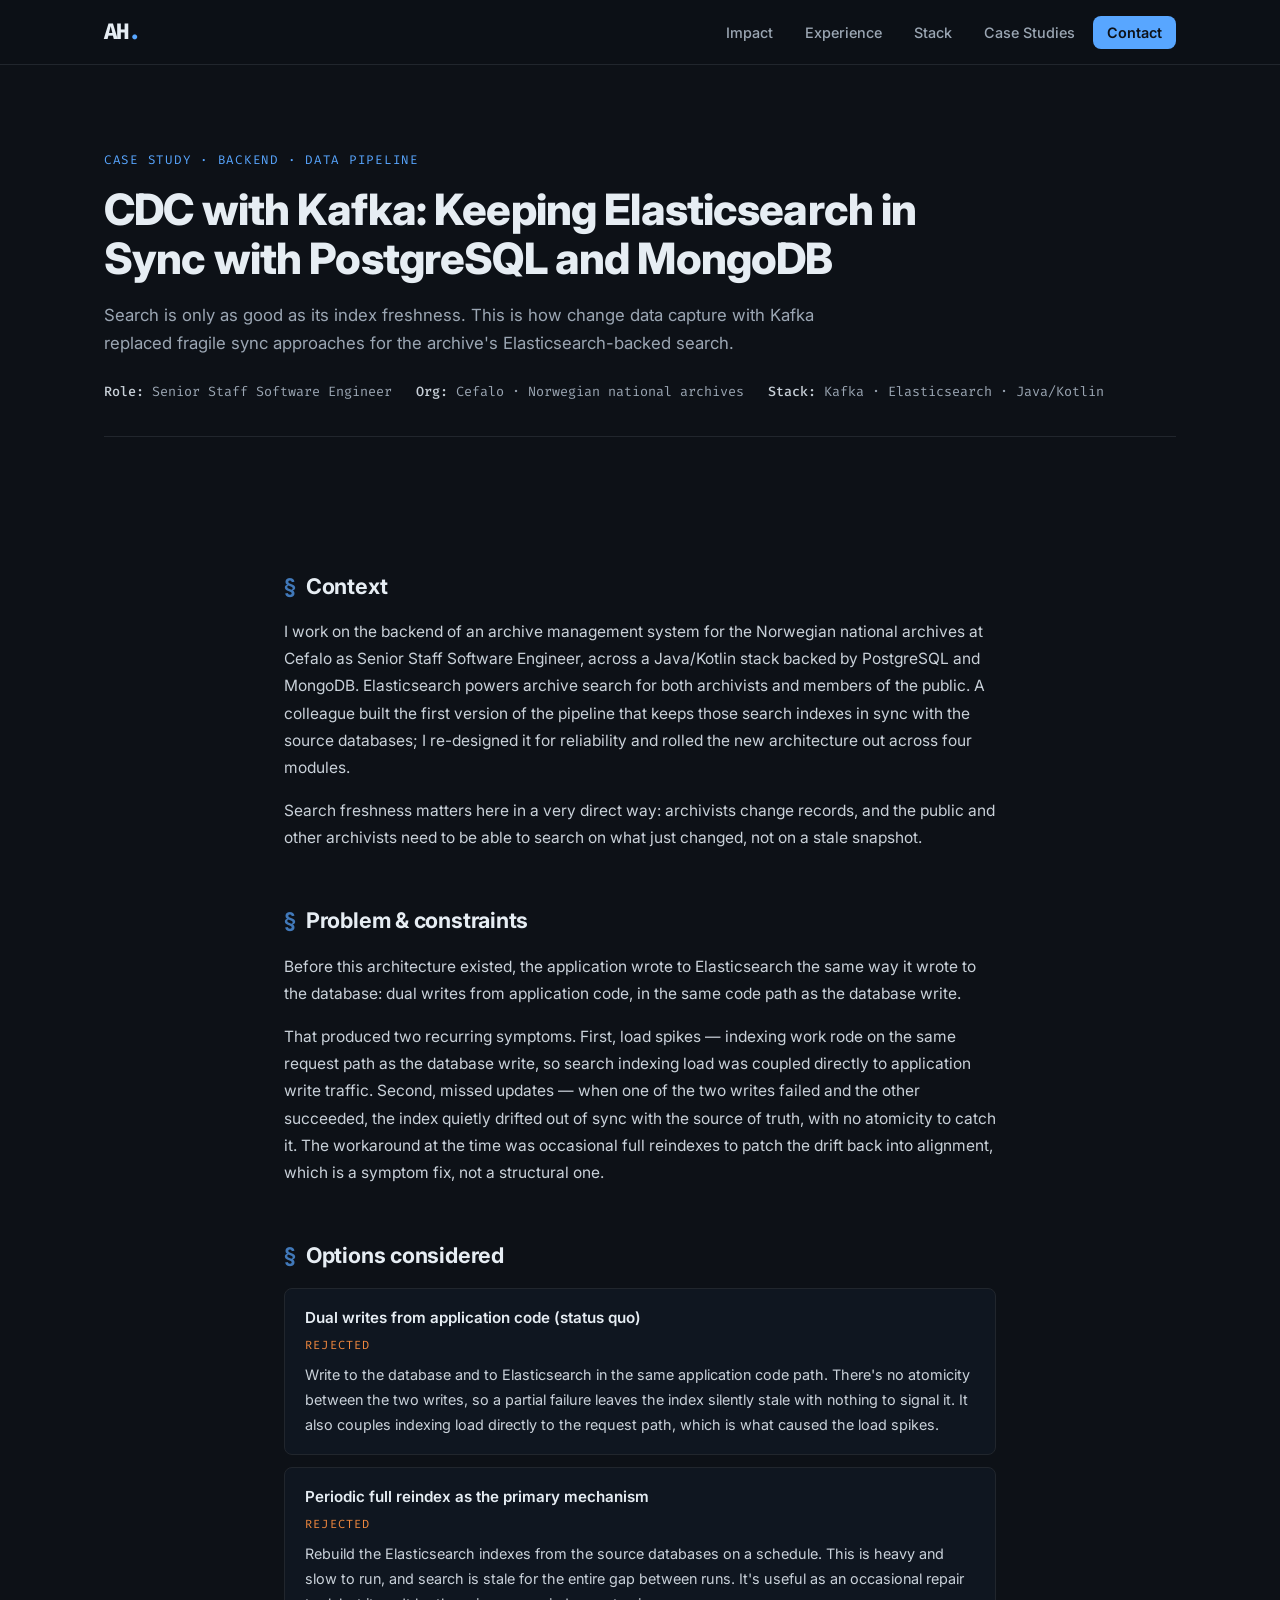
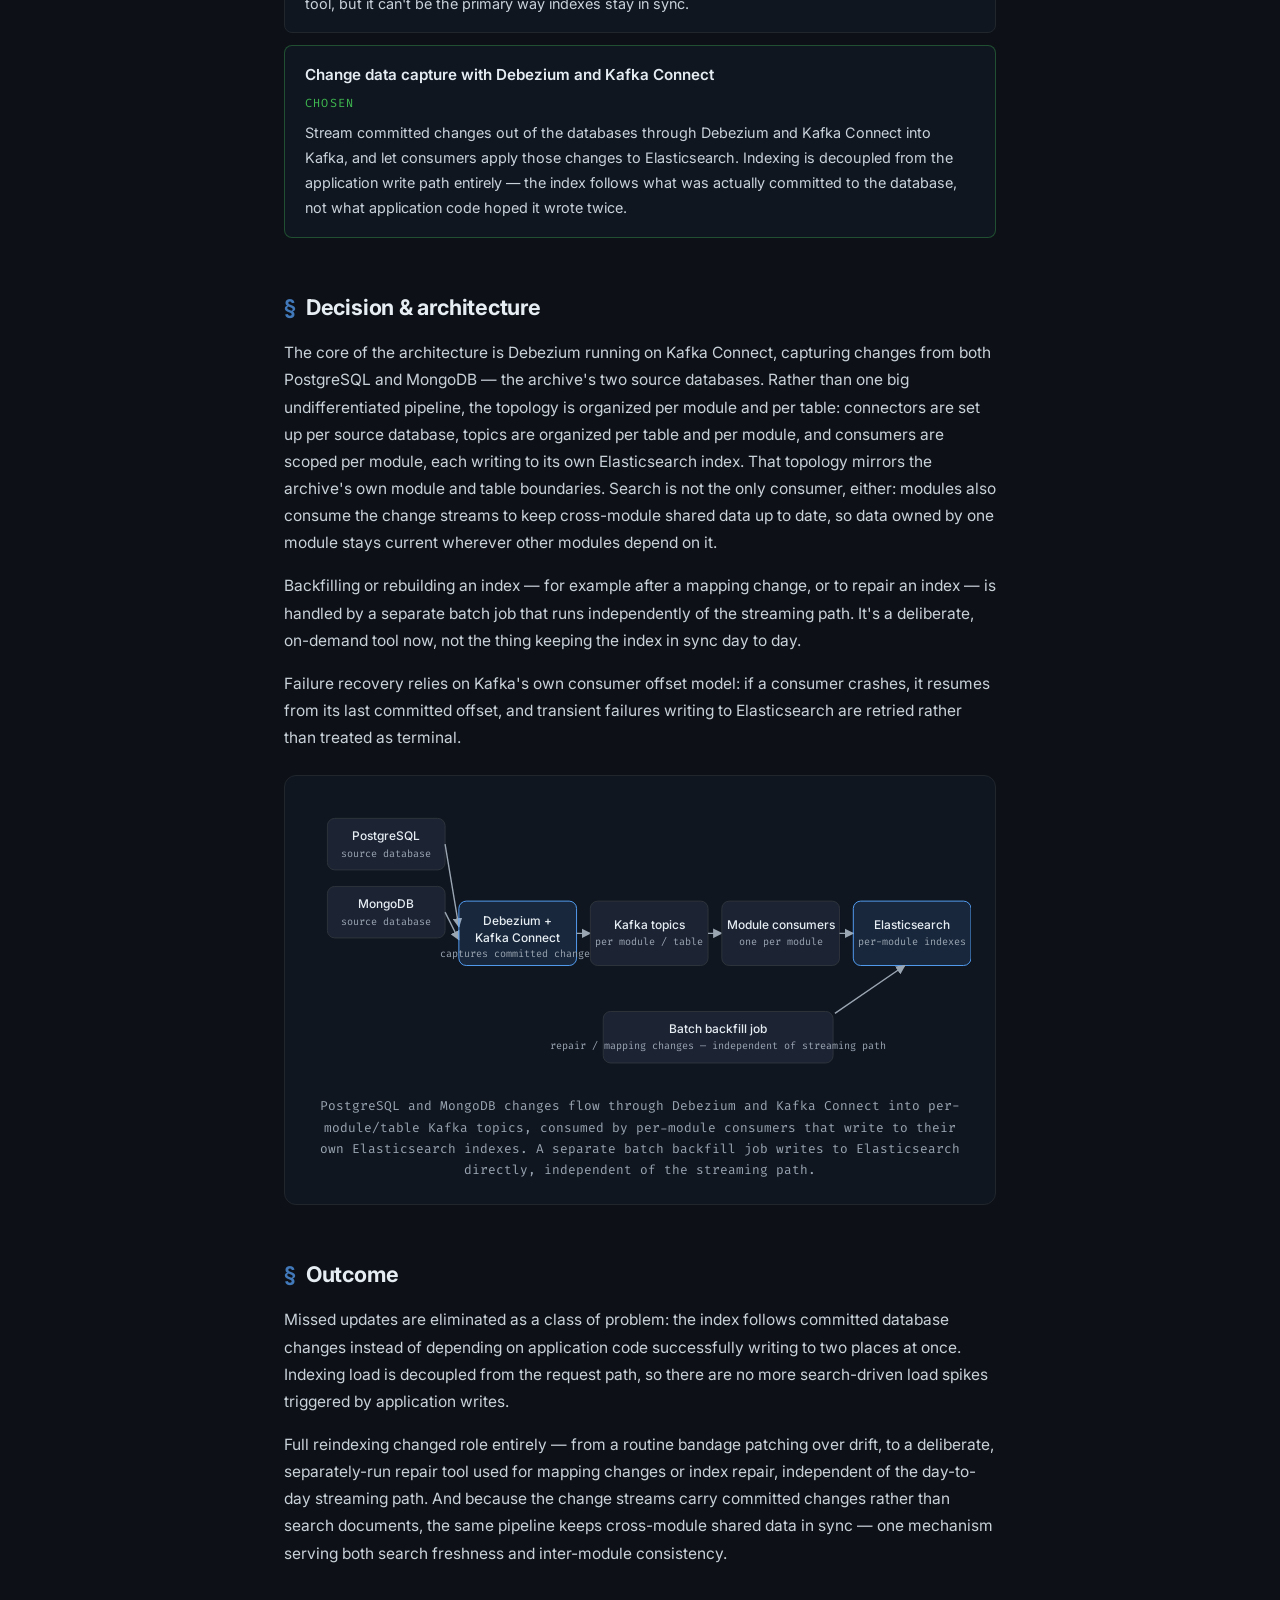
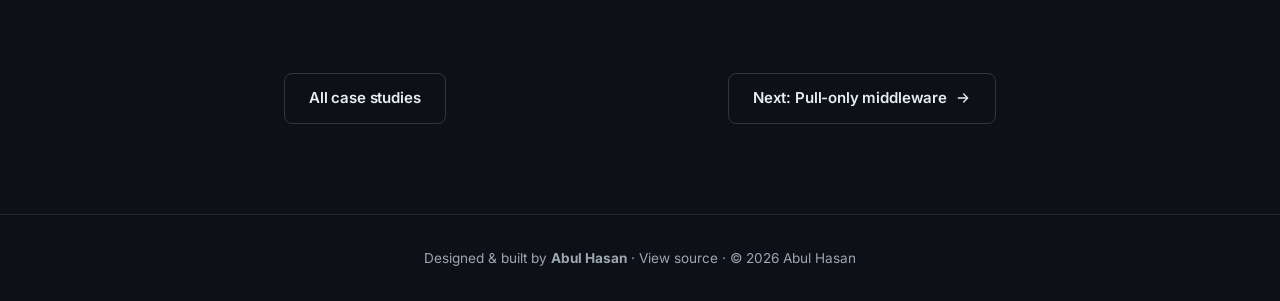
<file: case-studies/kafka-cdc-search.html>
<!DOCTYPE html>
<html lang="en">
<head>
  <meta charset="UTF-8" />
  <meta name="viewport" content="width=device-width, initial-scale=1.0" />
  <meta name="description" content="Why we chose change data capture over dual writes and batch reindexing to keep Elasticsearch search indexes fresh against PostgreSQL and MongoDB for the Norwegian national archives." />
  <meta name="author" content="Abul Hasan" />
  <meta name="theme-color" content="#0d1117" />
  <meta name="color-scheme" content="dark" />

  <meta property="og:title" content="CDC with Kafka: Keeping Elasticsearch in Sync with PostgreSQL and MongoDB — Abul Hasan" />
  <meta property="og:description" content="Why we chose change data capture over dual writes and batch reindexing to keep Elasticsearch search indexes fresh against PostgreSQL and MongoDB for the Norwegian national archives." />
  <meta property="og:type" content="article" />
  <meta property="og:url" content="https://ahasan09.github.io/case-studies/kafka-cdc-search.html" />
  <meta property="og:image" content="https://ahasan09.github.io/avatar-square.png" />

  <meta name="twitter:card" content="summary_large_image" />
  <meta name="twitter:title" content="CDC with Kafka: Keeping Elasticsearch in Sync with PostgreSQL and MongoDB — Abul Hasan" />
  <meta name="twitter:description" content="Why we chose change data capture over dual writes and batch reindexing to keep Elasticsearch search indexes fresh against PostgreSQL and MongoDB for the Norwegian national archives." />
  <meta name="twitter:image" content="https://ahasan09.github.io/avatar-square.png" />

  <link rel="canonical" href="https://ahasan09.github.io/case-studies/kafka-cdc-search.html" />
  <link rel="icon" type="image/png" href="../avatar.png" />

  <title>CDC with Kafka: Keeping Elasticsearch in Sync with PostgreSQL and MongoDB | Abul Hasan</title>

  <link rel="stylesheet" href="../style.css" />
  <link rel="stylesheet" href="case-study.css" />
  <link rel="preconnect" href="https://fonts.googleapis.com" />
  <link rel="preconnect" href="https://fonts.gstatic.com" crossorigin />
  <link href="https://fonts.googleapis.com/css2?family=Inter:wght@300;400;500;600;700;800&family=Fira+Code:wght@400;500&display=swap" rel="stylesheet" />

  <script type="application/ld+json">
  {
    "@context": "https://schema.org",
    "@type": "TechArticle",
    "headline": "CDC with Kafka: Keeping Elasticsearch in Sync with PostgreSQL and MongoDB",
    "description": "Why we chose change data capture over dual writes and batch reindexing to keep Elasticsearch search indexes fresh against PostgreSQL and MongoDB for the Norwegian national archives.",
    "url": "https://ahasan09.github.io/case-studies/kafka-cdc-search.html",
    "author": { "@type": "Person", "name": "Abul Hasan", "url": "https://ahasan09.github.io/" },
    "datePublished": "2026-07-18"
  }
  </script>
</head>
<body>

  <svg width="0" height="0" style="position:absolute" aria-hidden="true" focusable="false">
    <symbol id="i-github" viewBox="0 0 24 24"><path d="M12 0C5.374 0 0 5.373 0 12c0 5.302 3.438 9.8 8.207 11.387.599.111.793-.261.793-.577v-2.234c-3.338.726-4.033-1.416-4.033-1.416-.546-1.387-1.333-1.756-1.333-1.756-1.089-.745.083-.729.083-.729 1.205.084 1.839 1.237 1.839 1.237 1.07 1.834 2.807 1.304 3.492.997.107-.775.418-1.305.762-1.604-2.665-.305-5.467-1.334-5.467-5.931 0-1.311.469-2.381 1.236-3.221-.124-.303-.535-1.524.117-3.176 0 0 1.008-.322 3.301 1.23A11.509 11.509 0 0112 5.803c1.02.005 2.047.138 3.006.404 2.291-1.552 3.297-1.23 3.297-1.23.653 1.653.242 2.874.118 3.176.77.84 1.235 1.911 1.235 3.221 0 4.609-2.807 5.624-5.479 5.921.43.372.823 1.102.823 2.222v3.293c0 .319.192.694.801.576C20.566 21.797 24 17.3 24 12c0-6.627-5.373-12-12-12z"/></symbol>
    <symbol id="i-arrow" viewBox="0 0 24 24"><path d="M5 12h14M13 6l6 6-6 6" fill="none" stroke="currentColor" stroke-width="2" stroke-linecap="round" stroke-linejoin="round"/></symbol>
    <marker id="arrowhead" viewBox="0 0 10 10" refX="9" refY="5" markerWidth="7" markerHeight="7" orient="auto-start-reverse"><path d="M0 0L10 5L0 10z" fill="#9ba6b3"/></marker>
  </svg>

  <a href="#main" class="skip-link">Skip to content</a>

  <nav id="navbar">
    <div class="nav-inner">
      <a href="../index.html" class="nav-logo">AH<span class="dot">.</span></a>
      <ul class="nav-links">
        <li><a href="../index.html#impact">Impact</a></li>
        <li><a href="../index.html#experience">Experience</a></li>
        <li><a href="../index.html#skills">Stack</a></li>
        <li><a href="../index.html#projects">Case Studies</a></li>
        <li><a href="../index.html#contact" class="btn-nav">Contact</a></li>
      </ul>
      <button class="hamburger" id="hamburger" aria-label="Toggle navigation menu" aria-expanded="false" aria-controls="nav-links">
        <span></span><span></span><span></span>
      </button>
    </div>
  </nav>

  <main id="main">

    <header class="cs-hero">
      <p class="cs-kicker">Case study · Backend · Data pipeline</p>
      <h1 class="cs-title">CDC with Kafka: Keeping Elasticsearch in Sync with PostgreSQL and MongoDB</h1>
      <p class="cs-summary">Search is only as good as its index freshness. This is how change data capture with Kafka replaced fragile sync approaches for the archive's Elasticsearch-backed search.</p>
      <div class="cs-meta">
        <span><strong>Role:</strong> Senior Staff Software Engineer</span>
        <span><strong>Org:</strong> Cefalo · Norwegian national archives</span>
        <span><strong>Stack:</strong> Kafka · Elasticsearch · Java/Kotlin</span>
      </div>
    </header>

    <article class="cs-article">
      <h2 id="context">Context</h2>
      <p>I work on the backend of an archive management system for the Norwegian national archives at Cefalo as Senior Staff Software Engineer, across a Java/Kotlin stack backed by PostgreSQL and MongoDB. Elasticsearch powers archive search for both archivists and members of the public. A colleague built the first version of the pipeline that keeps those search indexes in sync with the source databases; I re-designed it for reliability and rolled the new architecture out across four modules.</p>
      <p>Search freshness matters here in a very direct way: archivists change records, and the public and other archivists need to be able to search on what just changed, not on a stale snapshot.</p>

      <h2 id="problem">Problem &amp; constraints</h2>
      <p>Before this architecture existed, the application wrote to Elasticsearch the same way it wrote to the database: dual writes from application code, in the same code path as the database write.</p>
      <p>That produced two recurring symptoms. First, load spikes — indexing work rode on the same request path as the database write, so search indexing load was coupled directly to application write traffic. Second, missed updates — when one of the two writes failed and the other succeeded, the index quietly drifted out of sync with the source of truth, with no atomicity to catch it. The workaround at the time was occasional full reindexes to patch the drift back into alignment, which is a symptom fix, not a structural one.</p>

      <h2 id="options">Options considered</h2>
      <div class="cs-option rejected">
        <p class="cs-option-name">Dual writes from application code (status quo)</p>
        <p class="cs-option-verdict">Rejected</p>
        <p>Write to the database and to Elasticsearch in the same application code path. There's no atomicity between the two writes, so a partial failure leaves the index silently stale with nothing to signal it. It also couples indexing load directly to the request path, which is what caused the load spikes.</p>
      </div>
      <div class="cs-option rejected">
        <p class="cs-option-name">Periodic full reindex as the primary mechanism</p>
        <p class="cs-option-verdict">Rejected</p>
        <p>Rebuild the Elasticsearch indexes from the source databases on a schedule. This is heavy and slow to run, and search is stale for the entire gap between runs. It's useful as an occasional repair tool, but it can't be the primary way indexes stay in sync.</p>
      </div>
      <div class="cs-option chosen">
        <p class="cs-option-name">Change data capture with Debezium and Kafka Connect</p>
        <p class="cs-option-verdict">Chosen</p>
        <p>Stream committed changes out of the databases through Debezium and Kafka Connect into Kafka, and let consumers apply those changes to Elasticsearch. Indexing is decoupled from the application write path entirely — the index follows what was actually committed to the database, not what application code hoped it wrote twice.</p>
      </div>

      <h2 id="decision">Decision &amp; architecture</h2>
      <p>The core of the architecture is Debezium running on Kafka Connect, capturing changes from both PostgreSQL and MongoDB — the archive's two source databases. Rather than one big undifferentiated pipeline, the topology is organized per module and per table: connectors are set up per source database, topics are organized per table and per module, and consumers are scoped per module, each writing to its own Elasticsearch index. That topology mirrors the archive's own module and table boundaries. Search is not the only consumer, either: modules also consume the change streams to keep cross-module shared data up to date, so data owned by one module stays current wherever other modules depend on it.</p>
      <p>Backfilling or rebuilding an index — for example after a mapping change, or to repair an index — is handled by a separate batch job that runs independently of the streaming path. It's a deliberate, on-demand tool now, not the thing keeping the index in sync day to day.</p>
      <p>Failure recovery relies on Kafka's own consumer offset model: if a consumer crashes, it resumes from its last committed offset, and transient failures writing to Elasticsearch are retried rather than treated as terminal.</p>
      <figure class="cs-diagram">
        <svg viewBox="0 0 720 300" role="img" aria-label="Diagram: PostgreSQL and MongoDB source databases are captured by Debezium and Kafka Connect. Captured changes flow into Kafka topics organized per module and table, which are read by per-module consumers that each write to their own Elasticsearch index. A separate batch backfill job writes to Elasticsearch directly, independent of the streaming path, and is used for repairs and mapping changes.">
          <rect class="diagram-box" x="20" y="20" width="128" height="56"/>
          <text class="diagram-label" x="84" y="44" text-anchor="middle">PostgreSQL</text>
          <text class="diagram-sub" x="84" y="62" text-anchor="middle">source database</text>

          <rect class="diagram-box" x="20" y="94" width="128" height="56"/>
          <text class="diagram-label" x="84" y="118" text-anchor="middle">MongoDB</text>
          <text class="diagram-sub" x="84" y="136" text-anchor="middle">source database</text>

          <path class="diagram-arrow" d="M148 48 L163 138"/>
          <path class="diagram-arrow" d="M148 122 L163 152"/>

          <rect class="diagram-box-accent" x="163" y="110" width="128" height="70"/>
          <text class="diagram-label" x="227" y="136" text-anchor="middle">Debezium +</text>
          <text class="diagram-label" x="227" y="154" text-anchor="middle">Kafka Connect</text>
          <text class="diagram-sub" x="227" y="171" text-anchor="middle">captures committed changes</text>

          <path class="diagram-arrow" d="M291 145 L306 145"/>

          <rect class="diagram-box" x="306" y="110" width="128" height="70"/>
          <text class="diagram-label" x="370" y="140" text-anchor="middle">Kafka topics</text>
          <text class="diagram-sub" x="370" y="158" text-anchor="middle">per module / table</text>

          <path class="diagram-arrow" d="M434 145 L449 145"/>

          <rect class="diagram-box" x="449" y="110" width="128" height="70"/>
          <text class="diagram-label" x="513" y="140" text-anchor="middle">Module consumers</text>
          <text class="diagram-sub" x="513" y="158" text-anchor="middle">one per module</text>

          <path class="diagram-arrow" d="M577 145 L592 145"/>

          <rect class="diagram-box-accent" x="592" y="110" width="128" height="70"/>
          <text class="diagram-label" x="656" y="140" text-anchor="middle">Elasticsearch</text>
          <text class="diagram-sub" x="656" y="158" text-anchor="middle">per-module indexes</text>

          <rect class="diagram-box" x="320" y="230" width="250" height="56"/>
          <text class="diagram-label" x="445" y="253" text-anchor="middle">Batch backfill job</text>
          <text class="diagram-sub" x="445" y="271" text-anchor="middle">repair / mapping changes — independent of streaming path</text>

          <path class="diagram-arrow" d="M572 232 L648 180"/>
        </svg>
        <figcaption>PostgreSQL and MongoDB changes flow through Debezium and Kafka Connect into per-module/table Kafka topics, consumed by per-module consumers that write to their own Elasticsearch indexes. A separate batch backfill job writes to Elasticsearch directly, independent of the streaming path.</figcaption>
      </figure>

      <h2 id="outcome">Outcome</h2>
      <p>Missed updates are eliminated as a class of problem: the index follows committed database changes instead of depending on application code successfully writing to two places at once. Indexing load is decoupled from the request path, so there are no more search-driven load spikes triggered by application writes.</p>
      <p>Full reindexing changed role entirely — from a routine bandage patching over drift, to a deliberate, separately-run repair tool used for mapping changes or index repair, independent of the day-to-day streaming path. And because the change streams carry committed changes rather than search documents, the same pipeline keeps cross-module shared data in sync — one mechanism serving both search freshness and inter-module consistency.</p>
    </article>

    <nav class="cs-next" aria-label="More case studies">
      <a href="../index.html#projects" class="btn btn-outline">All case studies</a>
      <a href="archive-middleware.html" class="btn btn-outline">Next: Pull-only middleware <svg class="btn-icon" aria-hidden="true" focusable="false"><use href="#i-arrow"/></svg></a>
    </nav>

  </main>

  <footer>
    <p>
      Designed &amp; built by <strong>Abul Hasan</strong> ·
      <a href="https://github.com/ahasan09/ahasan09.github.io" target="_blank" rel="noopener">View source</a> ·
      <span id="footer-year"></span>
    </p>
  </footer>

  <script src="../script.js"></script>
</body>
</html>
</file>
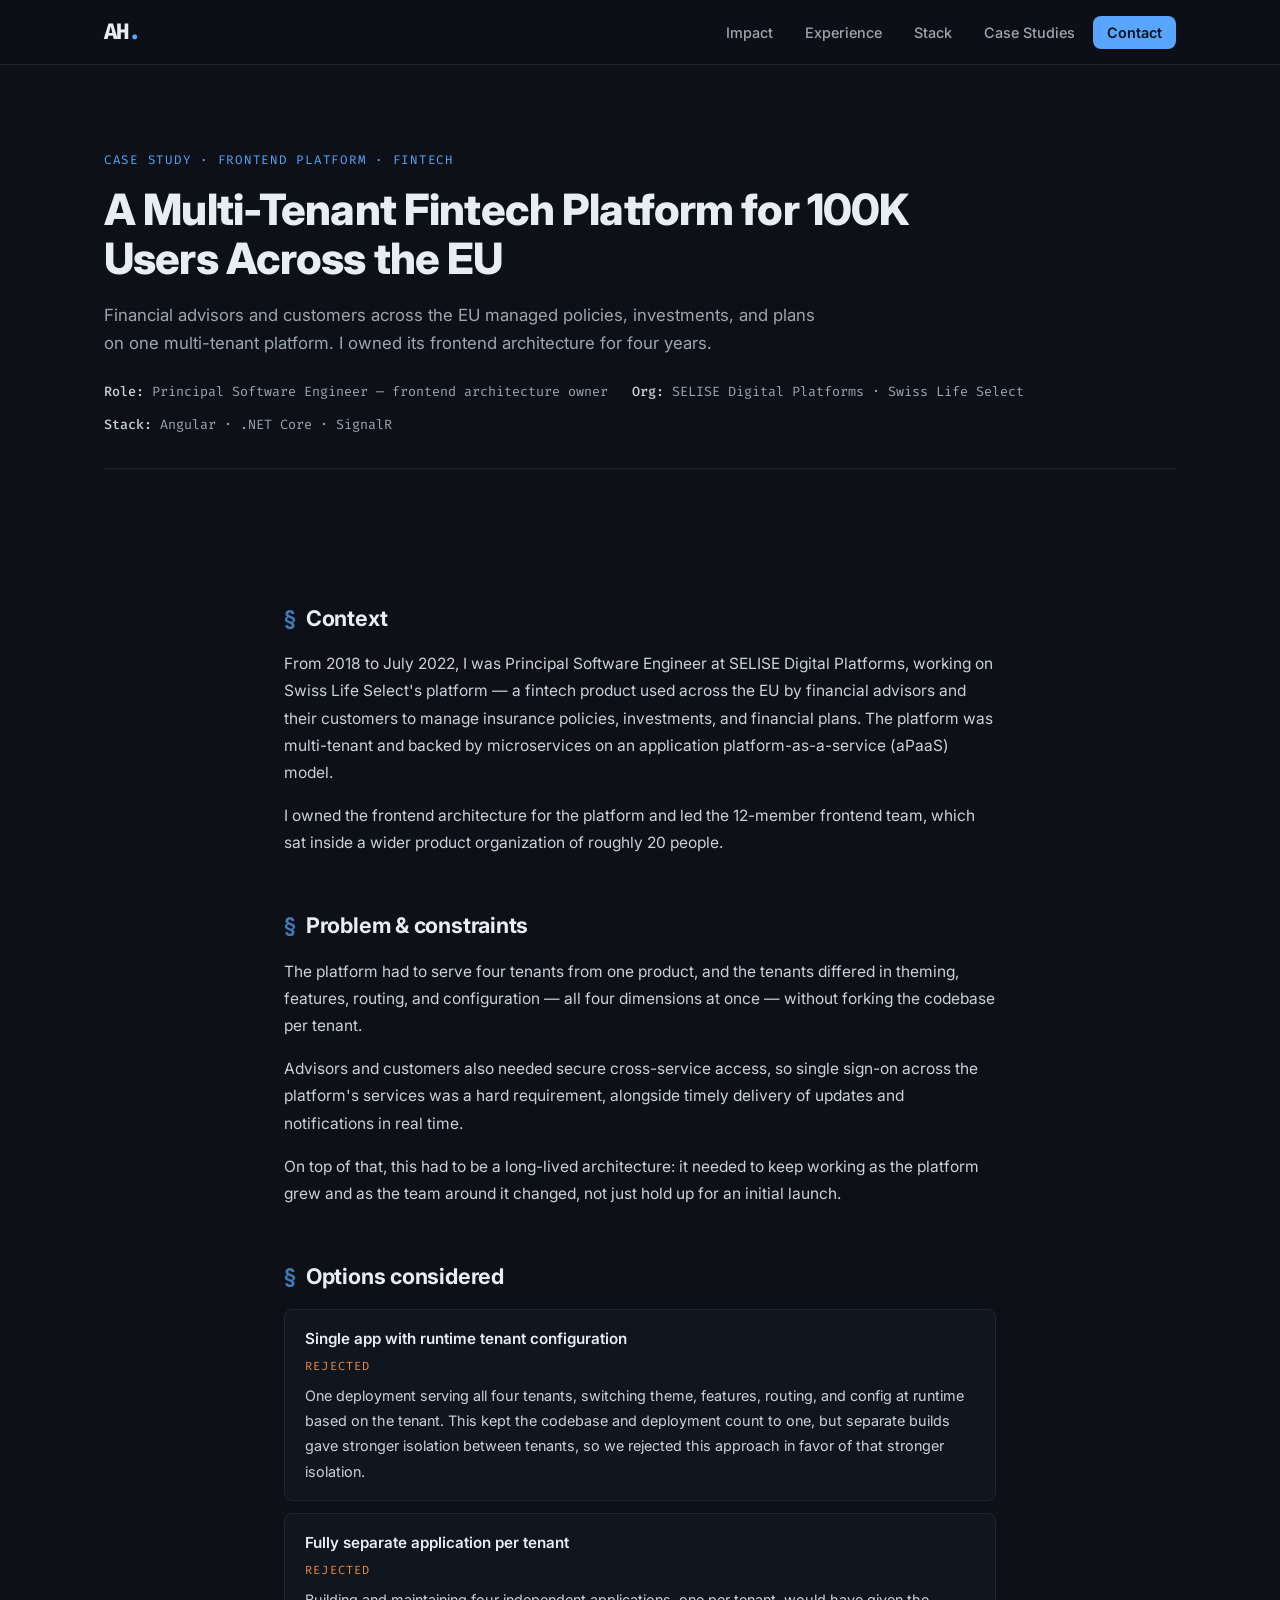
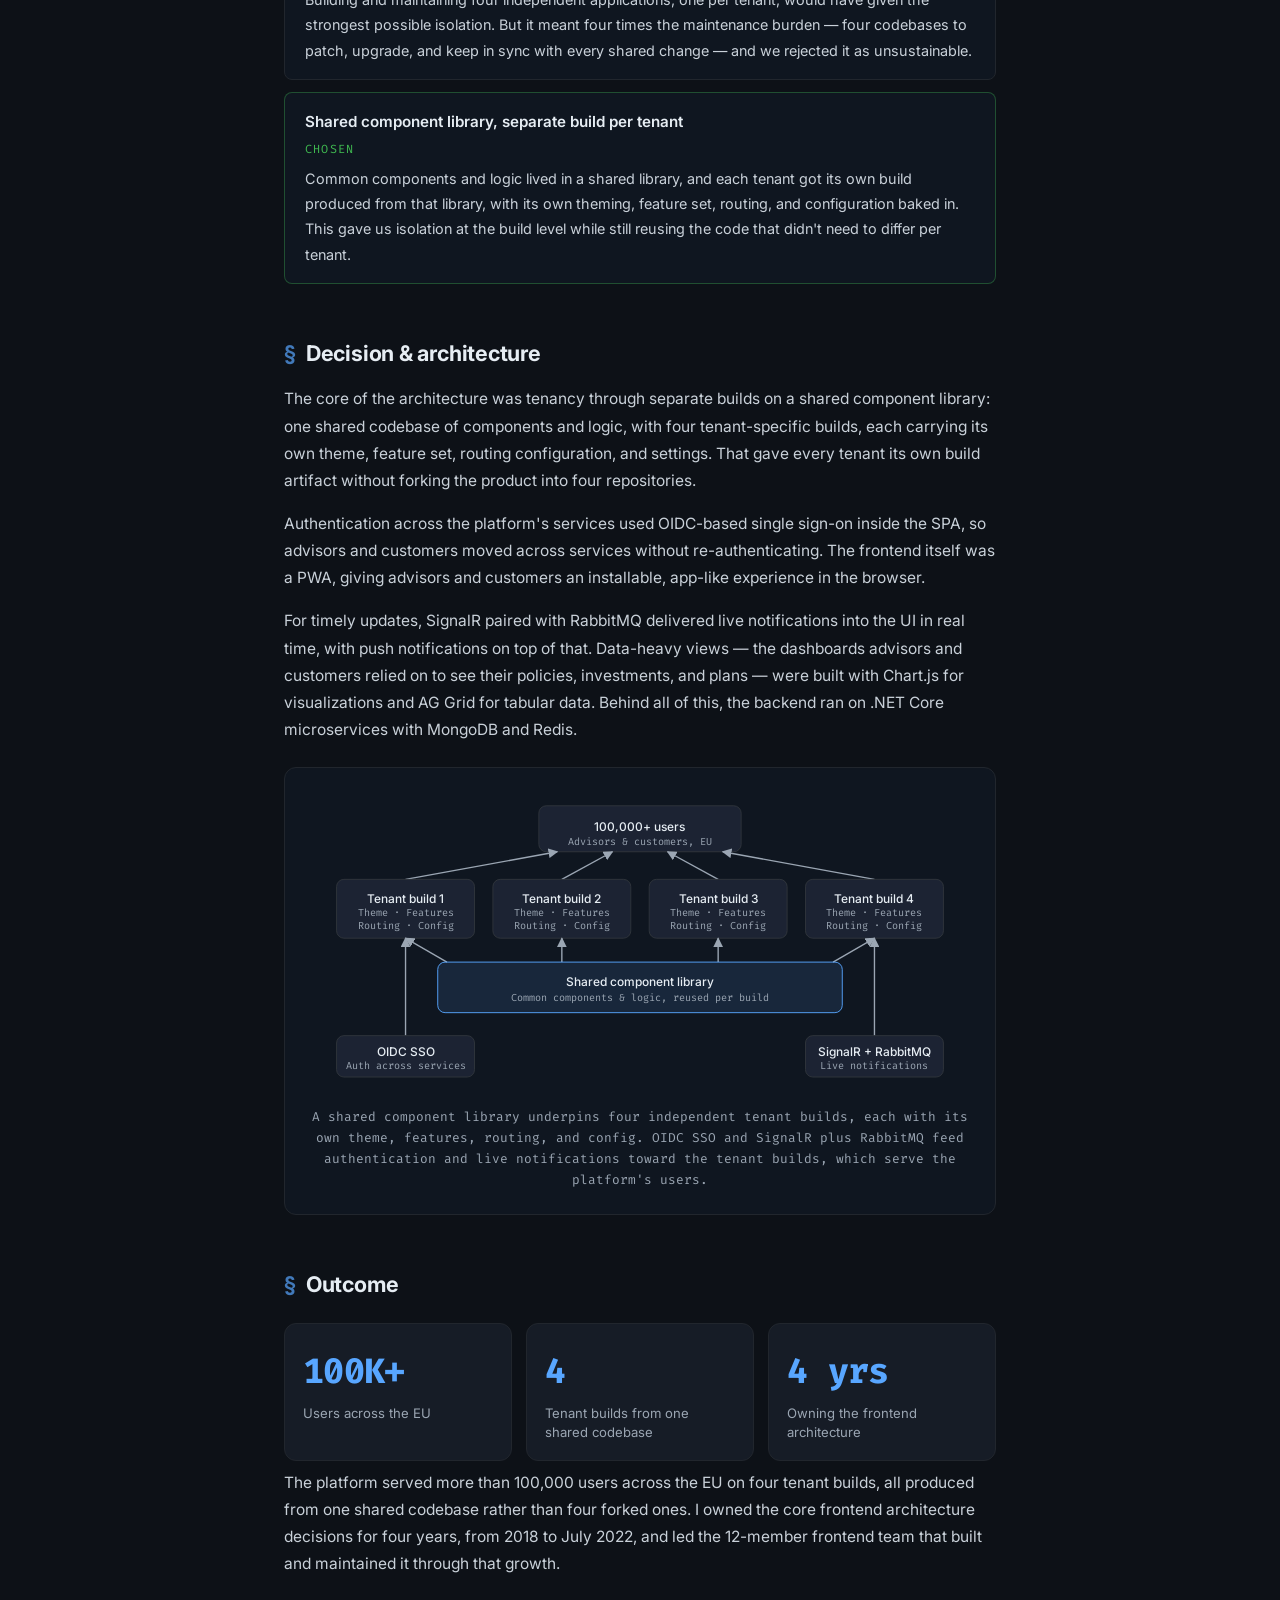
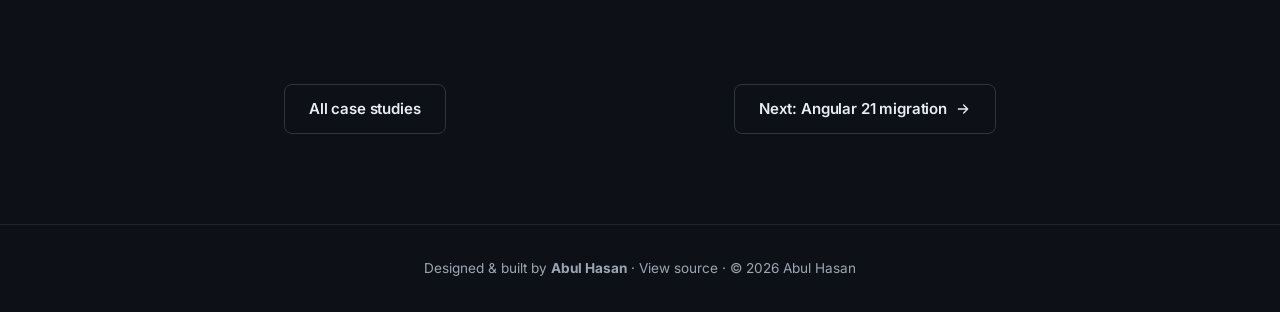
<file: case-studies/swiss-life-platform.html>
<!DOCTYPE html>
<html lang="en">
<head>
  <meta charset="UTF-8" />
  <meta name="viewport" content="width=device-width, initial-scale=1.0" />
  <meta name="description" content="Four years owning the frontend architecture of Swiss Life Select's multi-tenant fintech platform: SSO, tenancy isolation, PWA, and real-time delivery for 100,000+ users across the EU." />
  <meta name="author" content="Abul Hasan" />
  <meta name="theme-color" content="#0d1117" />
  <meta name="color-scheme" content="dark" />

  <meta property="og:title" content="A Multi-Tenant Fintech Platform for 100K Users Across the EU — Abul Hasan" />
  <meta property="og:description" content="Four years owning the frontend architecture of Swiss Life Select's multi-tenant fintech platform: SSO, tenancy isolation, PWA, and real-time delivery for 100,000+ users across the EU." />
  <meta property="og:type" content="article" />
  <meta property="og:url" content="https://ahasan09.github.io/case-studies/swiss-life-platform.html" />
  <meta property="og:image" content="https://ahasan09.github.io/avatar-square.png" />

  <meta name="twitter:card" content="summary_large_image" />
  <meta name="twitter:title" content="A Multi-Tenant Fintech Platform for 100K Users Across the EU — Abul Hasan" />
  <meta name="twitter:description" content="Four years owning the frontend architecture of Swiss Life Select's multi-tenant fintech platform: SSO, tenancy isolation, PWA, and real-time delivery for 100,000+ users across the EU." />
  <meta name="twitter:image" content="https://ahasan09.github.io/avatar-square.png" />

  <link rel="canonical" href="https://ahasan09.github.io/case-studies/swiss-life-platform.html" />
  <link rel="icon" type="image/png" href="../avatar.png" />

  <title>A Multi-Tenant Fintech Platform for 100K Users Across the EU | Abul Hasan</title>

  <link rel="stylesheet" href="../style.css" />
  <link rel="stylesheet" href="case-study.css" />
  <link rel="preconnect" href="https://fonts.googleapis.com" />
  <link rel="preconnect" href="https://fonts.gstatic.com" crossorigin />
  <link href="https://fonts.googleapis.com/css2?family=Inter:wght@300;400;500;600;700;800&family=Fira+Code:wght@400;500&display=swap" rel="stylesheet" />

  <script type="application/ld+json">
  {
    "@context": "https://schema.org",
    "@type": "TechArticle",
    "headline": "A Multi-Tenant Fintech Platform for 100K Users Across the EU",
    "description": "Four years owning the frontend architecture of Swiss Life Select's multi-tenant fintech platform: SSO, tenancy isolation, PWA, and real-time delivery for 100,000+ users across the EU.",
    "url": "https://ahasan09.github.io/case-studies/swiss-life-platform.html",
    "author": { "@type": "Person", "name": "Abul Hasan", "url": "https://ahasan09.github.io/" },
    "datePublished": "2026-07-18"
  }
  </script>
</head>
<body>

  <svg width="0" height="0" style="position:absolute" aria-hidden="true" focusable="false">
    <symbol id="i-github" viewBox="0 0 24 24"><path d="M12 0C5.374 0 0 5.373 0 12c0 5.302 3.438 9.8 8.207 11.387.599.111.793-.261.793-.577v-2.234c-3.338.726-4.033-1.416-4.033-1.416-.546-1.387-1.333-1.756-1.333-1.756-1.089-.745.083-.729.083-.729 1.205.084 1.839 1.237 1.839 1.237 1.07 1.834 2.807 1.304 3.492.997.107-.775.418-1.305.762-1.604-2.665-.305-5.467-1.334-5.467-5.931 0-1.311.469-2.381 1.236-3.221-.124-.303-.535-1.524.117-3.176 0 0 1.008-.322 3.301 1.23A11.509 11.509 0 0112 5.803c1.02.005 2.047.138 3.006.404 2.291-1.552 3.297-1.23 3.297-1.23.653 1.653.242 2.874.118 3.176.77.84 1.235 1.911 1.235 3.221 0 4.609-2.807 5.624-5.479 5.921.43.372.823 1.102.823 2.222v3.293c0 .319.192.694.801.576C20.566 21.797 24 17.3 24 12c0-6.627-5.373-12-12-12z"/></symbol>
    <symbol id="i-arrow" viewBox="0 0 24 24"><path d="M5 12h14M13 6l6 6-6 6" fill="none" stroke="currentColor" stroke-width="2" stroke-linecap="round" stroke-linejoin="round"/></symbol>
    <marker id="arrowhead" viewBox="0 0 10 10" refX="9" refY="5" markerWidth="7" markerHeight="7" orient="auto-start-reverse"><path d="M0 0L10 5L0 10z" fill="#9ba6b3"/></marker>
  </svg>

  <a href="#main" class="skip-link">Skip to content</a>

  <nav id="navbar">
    <div class="nav-inner">
      <a href="../index.html" class="nav-logo">AH<span class="dot">.</span></a>
      <ul class="nav-links">
        <li><a href="../index.html#impact">Impact</a></li>
        <li><a href="../index.html#experience">Experience</a></li>
        <li><a href="../index.html#skills">Stack</a></li>
        <li><a href="../index.html#projects">Case Studies</a></li>
        <li><a href="../index.html#contact" class="btn-nav">Contact</a></li>
      </ul>
      <button class="hamburger" id="hamburger" aria-label="Toggle navigation menu" aria-expanded="false" aria-controls="nav-links">
        <span></span><span></span><span></span>
      </button>
    </div>
  </nav>

  <main id="main">

    <header class="cs-hero">
      <p class="cs-kicker">Case study · Frontend platform · Fintech</p>
      <h1 class="cs-title">A Multi-Tenant Fintech Platform for 100K Users Across the EU</h1>
      <p class="cs-summary">Financial advisors and customers across the EU managed policies, investments, and plans on one multi-tenant platform. I owned its frontend architecture for four years.</p>
      <div class="cs-meta">
        <span><strong>Role:</strong> Principal Software Engineer — frontend architecture owner</span>
        <span><strong>Org:</strong> SELISE Digital Platforms · Swiss Life Select</span>
        <span><strong>Stack:</strong> Angular · .NET Core · SignalR</span>
      </div>
    </header>

    <article class="cs-article">
      <h2 id="context">Context</h2>
      <p>From 2018 to July 2022, I was Principal Software Engineer at SELISE Digital Platforms, working on Swiss Life Select's platform — a fintech product used across the EU by financial advisors and their customers to manage insurance policies, investments, and financial plans. The platform was multi-tenant and backed by microservices on an application platform-as-a-service (aPaaS) model.</p>
      <p>I owned the frontend architecture for the platform and led the 12-member frontend team, which sat inside a wider product organization of roughly 20 people.</p>

      <h2 id="problem">Problem &amp; constraints</h2>
      <p>The platform had to serve four tenants from one product, and the tenants differed in theming, features, routing, and configuration — all four dimensions at once — without forking the codebase per tenant.</p>
      <p>Advisors and customers also needed secure cross-service access, so single sign-on across the platform's services was a hard requirement, alongside timely delivery of updates and notifications in real time.</p>
      <p>On top of that, this had to be a long-lived architecture: it needed to keep working as the platform grew and as the team around it changed, not just hold up for an initial launch.</p>

      <h2 id="options">Options considered</h2>
      <div class="cs-option rejected">
        <p class="cs-option-name">Single app with runtime tenant configuration</p>
        <p class="cs-option-verdict">Rejected</p>
        <p>One deployment serving all four tenants, switching theme, features, routing, and config at runtime based on the tenant. This kept the codebase and deployment count to one, but separate builds gave stronger isolation between tenants, so we rejected this approach in favor of that stronger isolation.</p>
      </div>
      <div class="cs-option rejected">
        <p class="cs-option-name">Fully separate application per tenant</p>
        <p class="cs-option-verdict">Rejected</p>
        <p>Building and maintaining four independent applications, one per tenant, would have given the strongest possible isolation. But it meant four times the maintenance burden — four codebases to patch, upgrade, and keep in sync with every shared change — and we rejected it as unsustainable.</p>
      </div>
      <div class="cs-option chosen">
        <p class="cs-option-name">Shared component library, separate build per tenant</p>
        <p class="cs-option-verdict">Chosen</p>
        <p>Common components and logic lived in a shared library, and each tenant got its own build produced from that library, with its own theming, feature set, routing, and configuration baked in. This gave us isolation at the build level while still reusing the code that didn't need to differ per tenant.</p>
      </div>

      <h2 id="decision">Decision &amp; architecture</h2>
      <p>The core of the architecture was tenancy through separate builds on a shared component library: one shared codebase of components and logic, with four tenant-specific builds, each carrying its own theme, feature set, routing configuration, and settings. That gave every tenant its own build artifact without forking the product into four repositories.</p>
      <p>Authentication across the platform's services used OIDC-based single sign-on inside the SPA, so advisors and customers moved across services without re-authenticating. The frontend itself was a PWA, giving advisors and customers an installable, app-like experience in the browser.</p>
      <p>For timely updates, SignalR paired with RabbitMQ delivered live notifications into the UI in real time, with push notifications on top of that. Data-heavy views — the dashboards advisors and customers relied on to see their policies, investments, and plans — were built with Chart.js for visualizations and AG Grid for tabular data. Behind all of this, the backend ran on .NET Core microservices with MongoDB and Redis.</p>
      <figure class="cs-diagram">
        <svg viewBox="0 0 720 320" role="img" aria-label="Diagram: a shared component library sits at the base, feeding four separate tenant builds, each with its own theme, features, routing, and configuration. Those tenant builds serve the platform's users. A services layer with OIDC single sign-on and SignalR plus RabbitMQ feeds authentication and live notifications toward the tenant builds and the shared library.">
          <rect class="diagram-box" x="250" y="15" width="220" height="50"/>
          <text class="diagram-label" x="360" y="42" text-anchor="middle">100,000+ users</text>
          <text class="diagram-sub" x="360" y="58" text-anchor="middle">Advisors &amp; customers, EU</text>

          <path class="diagram-arrow" d="M105 95 L270 65"/>
          <path class="diagram-arrow" d="M275 95 L330 65"/>
          <path class="diagram-arrow" d="M445 95 L390 65"/>
          <path class="diagram-arrow" d="M615 95 L450 65"/>

          <rect class="diagram-box" x="30" y="95" width="150" height="64"/>
          <text class="diagram-label" x="105" y="121" text-anchor="middle">Tenant build 1</text>
          <text class="diagram-sub" x="105" y="135" text-anchor="middle">Theme · Features</text>
          <text class="diagram-sub" x="105" y="149" text-anchor="middle">Routing · Config</text>

          <rect class="diagram-box" x="200" y="95" width="150" height="64"/>
          <text class="diagram-label" x="275" y="121" text-anchor="middle">Tenant build 2</text>
          <text class="diagram-sub" x="275" y="135" text-anchor="middle">Theme · Features</text>
          <text class="diagram-sub" x="275" y="149" text-anchor="middle">Routing · Config</text>

          <rect class="diagram-box" x="370" y="95" width="150" height="64"/>
          <text class="diagram-label" x="445" y="121" text-anchor="middle">Tenant build 3</text>
          <text class="diagram-sub" x="445" y="135" text-anchor="middle">Theme · Features</text>
          <text class="diagram-sub" x="445" y="149" text-anchor="middle">Routing · Config</text>

          <rect class="diagram-box" x="540" y="95" width="150" height="64"/>
          <text class="diagram-label" x="615" y="121" text-anchor="middle">Tenant build 4</text>
          <text class="diagram-sub" x="615" y="135" text-anchor="middle">Theme · Features</text>
          <text class="diagram-sub" x="615" y="149" text-anchor="middle">Routing · Config</text>

          <path class="diagram-arrow" d="M150 185 L105 159"/>
          <path class="diagram-arrow" d="M275 185 L275 159"/>
          <path class="diagram-arrow" d="M445 185 L445 159"/>
          <path class="diagram-arrow" d="M570 185 L615 159"/>

          <rect class="diagram-box-accent" x="140" y="185" width="440" height="55"/>
          <text class="diagram-label" x="360" y="211" text-anchor="middle">Shared component library</text>
          <text class="diagram-sub" x="360" y="227" text-anchor="middle">Common components &amp; logic, reused per build</text>

          <path class="diagram-arrow" d="M105 265 L105 159"/>
          <path class="diagram-arrow" d="M615 265 L615 159"/>

          <rect class="diagram-box" x="30" y="265" width="150" height="45"/>
          <text class="diagram-label" x="105" y="287" text-anchor="middle">OIDC SSO</text>
          <text class="diagram-sub" x="105" y="301" text-anchor="middle">Auth across services</text>

          <rect class="diagram-box" x="540" y="265" width="150" height="45"/>
          <text class="diagram-label" x="615" y="287" text-anchor="middle">SignalR + RabbitMQ</text>
          <text class="diagram-sub" x="615" y="301" text-anchor="middle">Live notifications</text>
        </svg>
        <figcaption>A shared component library underpins four independent tenant builds, each with its own theme, features, routing, and config. OIDC SSO and SignalR plus RabbitMQ feed authentication and live notifications toward the tenant builds, which serve the platform's users.</figcaption>
      </figure>

      <h2 id="outcome">Outcome</h2>
      <div class="cs-outcome-stats">
        <div class="stat">
          <span class="stat-num">100K+</span>
          <span class="stat-label">Users across the EU</span>
        </div>
        <div class="stat">
          <span class="stat-num">4</span>
          <span class="stat-label">Tenant builds from one shared codebase</span>
        </div>
        <div class="stat">
          <span class="stat-num">4 yrs</span>
          <span class="stat-label">Owning the frontend architecture</span>
        </div>
      </div>
      <p>The platform served more than 100,000 users across the EU on four tenant builds, all produced from one shared codebase rather than four forked ones. I owned the core frontend architecture decisions for four years, from 2018 to July 2022, and led the 12-member frontend team that built and maintained it through that growth.</p>
    </article>

    <nav class="cs-next" aria-label="More case studies">
      <a href="../index.html#projects" class="btn btn-outline">All case studies</a>
      <a href="angular-migration.html" class="btn btn-outline">Next: Angular 21 migration <svg class="btn-icon" aria-hidden="true" focusable="false"><use href="#i-arrow"/></svg></a>
    </nav>

  </main>

  <footer>
    <p>
      Designed &amp; built by <strong>Abul Hasan</strong> ·
      <a href="https://github.com/ahasan09/ahasan09.github.io" target="_blank" rel="noopener">View source</a> ·
      <span id="footer-year"></span>
    </p>
  </footer>

  <script src="../script.js"></script>
</body>
</html>
</file>
<file: style.css>
/* ─── RESET & BASE ─────────────────────────────────────────── */
*, *::before, *::after { box-sizing: border-box; margin: 0; padding: 0; }

:root {
  --bg:        #0d1117;
  --bg2:       #0f1620;
  --bg3:       #161c26;
  --bg4:       #1c2333;
  --border:    #21262d;
  --border2:   #30363d;
  --accent:    #58a6ff;
  --accent-soft: rgba(88,166,255,.12);
  --accent-soft-2: rgba(88,166,255,.22);
  --good:      #3fb950;
  --warn:      #f0883e;
  --text:      #e6edf3;
  --text2:     #9ba6b3;       /* slightly brighter than #8b949e for AA contrast */
  --text3:     #c9d1d9;
  --radius:    12px;
  --radius-sm: 8px;
  --shadow:    0 8px 32px rgba(0,0,0,.4);
  --shadow-soft: 0 2px 12px rgba(0,0,0,.25);
  --transition: .25s ease;
  --max-w:     1120px;
}

html { scroll-behavior: smooth; }

body {
  font-family: 'Inter', system-ui, -apple-system, sans-serif;
  background: var(--bg);
  color: var(--text);
  line-height: 1.65;
  font-size: 16px;
  -webkit-font-smoothing: antialiased;
  text-rendering: optimizeLegibility;
}

a { color: var(--accent); text-decoration: none; transition: var(--transition); }
a:hover { text-decoration: underline; }

img { max-width: 100%; display: block; }

::selection { background: var(--accent-soft-2); color: var(--text); }

/* ─── A11Y ──────────────────────────────────────────────────── */
.skip-link {
  position: absolute; left: -9999px; top: 0;
  background: var(--accent); color: var(--bg);
  padding: 10px 16px; border-radius: var(--radius-sm);
  font-weight: 600; z-index: 999;
}
.skip-link:focus { left: 16px; top: 16px; }

:focus { outline: none; }
:focus-visible {
  outline: 2px solid var(--accent);
  outline-offset: 3px;
  border-radius: 4px;
}

/* ─── CONTAINER ─────────────────────────────────────────────── */
.container { max-width: var(--max-w); margin: 0 auto; padding: 0 24px; }

/* ─── NAVBAR ────────────────────────────────────────────────── */
#navbar {
  position: fixed; top: 0; left: 0; right: 0; z-index: 100;
  background: rgba(13,17,23,.85);
  backdrop-filter: blur(12px);
  -webkit-backdrop-filter: blur(12px);
  border-bottom: 1px solid var(--border);
  transition: background var(--transition);
}

.nav-inner {
  max-width: var(--max-w); margin: 0 auto; padding: 0 24px;
  height: 64px;
  display: flex; align-items: center; justify-content: space-between;
}

.nav-logo {
  font-family: 'Fira Code', monospace;
  font-size: 1.4rem; font-weight: 700;
  color: var(--text); letter-spacing: -1px;
}
.nav-logo .dot { color: var(--accent); }
.nav-logo:hover { text-decoration: none; }

.nav-links {
  list-style: none;
  display: flex; gap: 4px; align-items: center;
}
.nav-links a {
  color: var(--text2); padding: 8px 14px; border-radius: var(--radius-sm);
  font-size: .9rem; font-weight: 500;
}
.nav-links a:hover { color: var(--text); text-decoration: none; background: var(--bg3); }
.nav-links a.active { color: var(--text); }
.btn-nav {
  background: var(--accent) !important;
  color: var(--bg) !important;
  font-weight: 600 !important;
}
.btn-nav:hover { opacity: .88; background: var(--accent) !important; }

.hamburger {
  display: none; flex-direction: column; gap: 5px;
  background: none; border: none; cursor: pointer; padding: 6px;
}
.hamburger span {
  display: block; width: 22px; height: 2px;
  background: var(--text); border-radius: 2px;
  transition: var(--transition);
}

/* ─── SECTION SHARED ────────────────────────────────────────── */
section { padding: 110px 0; }

.section-title {
  font-size: clamp(1.6rem, 3vw, 2.1rem);
  font-weight: 800; margin-bottom: 12px;
  letter-spacing: -0.02em;
  position: relative; display: inline-block;
}
.section-title::after {
  content: ''; position: absolute;
  bottom: -10px; left: 0;
  width: 44px; height: 3px;
  background: var(--accent); border-radius: 2px;
}

.section-lede {
  color: var(--text2);
  margin-top: 28px; margin-bottom: 44px;
  max-width: 640px; font-size: .98rem;
}
.section-lede a { color: var(--accent); }

.kicker {
  font-size: .72rem;
  font-weight: 600;
  text-transform: uppercase;
  letter-spacing: .14em;
  color: var(--accent);
  margin-bottom: 8px;
  margin-top: 24px;
}
.kicker:first-child { margin-top: 0; }

/* ─── BUTTONS ───────────────────────────────────────────────── */
.btn {
  display: inline-flex; align-items: center; gap: 8px;
  padding: 12px 24px;
  border-radius: var(--radius-sm); font-weight: 600; font-size: .94rem;
  transition: var(--transition); cursor: pointer; border: none;
  letter-spacing: -0.01em;
}
.btn-icon { width: 16px; height: 16px; flex-shrink: 0; fill: currentColor; }

.btn-primary {
  background: var(--accent); color: var(--bg);
  box-shadow: 0 0 0 0 var(--accent-soft-2);
}
.btn-primary:hover {
  text-decoration: none;
  box-shadow: 0 0 0 4px var(--accent-soft-2);
  transform: translateY(-1px);
}
.btn-outline {
  border: 1px solid var(--border2); color: var(--text); background: transparent;
}
.btn-outline:hover {
  background: var(--bg3); border-color: var(--accent); color: var(--accent);
  text-decoration: none;
}

/* ─── HERO ──────────────────────────────────────────────────── */
#hero {
  min-height: 100vh;
  display: grid;
  grid-template-columns: 1.1fr 1fr;
  align-items: center; gap: 56px;
  padding: 130px 24px 80px;
  max-width: var(--max-w); margin: 0 auto;
  position: relative;
}

.hero-status {
  display: inline-flex; align-items: center; gap: 8px;
  background: var(--bg3); border: 1px solid var(--border2);
  padding: 6px 12px; border-radius: 999px;
  font-size: .8rem; color: var(--text2);
  margin-bottom: 24px;
}
.status-dot {
  width: 8px; height: 8px; border-radius: 50%;
  background: var(--good);
  box-shadow: 0 0 0 3px rgba(63,185,80,.18);
  animation: pulse 2.4s ease-in-out infinite;
}
@keyframes pulse {
  0%,100% { box-shadow: 0 0 0 3px rgba(63,185,80,.18); }
  50%     { box-shadow: 0 0 0 6px rgba(63,185,80,.05); }
}

.hero-name {
  font-size: clamp(2.6rem, 5.6vw, 4.2rem);
  font-weight: 800; line-height: 1.05;
  background: linear-gradient(135deg, #e6edf3 0%, #58a6ff 100%);
  -webkit-background-clip: text; background-clip: text;
  -webkit-text-fill-color: transparent;
  letter-spacing: -0.03em;
  margin-bottom: 6px;
}

.hero-tagline {
  font-family: 'Fira Code', monospace;
  color: var(--accent);
  font-size: clamp(.95rem, 1.6vw, 1.05rem);
  margin-bottom: 22px;
}

.hero-positioning {
  font-size: clamp(1.2rem, 2.2vw, 1.6rem);
  color: var(--text);
  font-weight: 500;
  letter-spacing: -0.01em;
  line-height: 1.35;
  margin-bottom: 18px;
}
.hero-positioning strong {
  color: var(--accent);
  font-weight: 600;
}

.hero-sub {
  color: var(--text2); margin-bottom: 32px;
  font-size: 1rem; max-width: 540px;
}
.hero-sub a { color: var(--accent); font-weight: 500; }

.hero-actions {
  display: flex; gap: 12px; flex-wrap: wrap;
  margin-bottom: 32px;
}

.hero-meta-row {
  color: var(--text2);
  font-size: .85rem;
  display: flex; gap: 10px; flex-wrap: wrap;
  align-items: center;
}
.meta-sep { opacity: .5; }

/* hero visual / right side */
.hero-visual {
  display: flex; flex-direction: column; gap: 20px;
  align-items: stretch;
}

.hero-avatar-wrap {
  display: flex; justify-content: center;
}
.hero-avatar {
  width: 140px; height: 140px; border-radius: 50%;
  object-fit: cover;
  border: 2px solid var(--border2);
  box-shadow: 0 0 0 6px rgba(88,166,255,.10), var(--shadow);
  transition: var(--transition);
}
.hero-avatar:hover {
  transform: scale(1.03);
  box-shadow: 0 0 0 8px rgba(88,166,255,.18), var(--shadow);
}

/* terminal "currently" card */
.terminal-card {
  background: var(--bg2);
  border: 1px solid var(--border2);
  border-radius: var(--radius);
  overflow: hidden;
  box-shadow: var(--shadow);
  font-family: 'Fira Code', monospace;
}
.terminal-header {
  background: var(--bg4); padding: 10px 14px;
  display: flex; align-items: center; gap: 6px;
  border-bottom: 1px solid var(--border);
}
.t-dot {
  width: 11px; height: 11px; border-radius: 50%; display: inline-block;
}
.t-red    { background: #ff5f57; }
.t-yellow { background: #ffbd2e; }
.t-green  { background: #28c840; }
.terminal-path {
  margin-left: auto;
  font-size: .76rem; color: var(--text2);
}
.terminal-body {
  padding: 18px 20px;
  font-size: .82rem;
  line-height: 1.6;
}
.t-cmd {
  color: var(--text);
  margin-top: 12px;
  font-weight: 500;
}
.t-cmd:first-child { margin-top: 0; }
.t-prompt {
  color: var(--good);
  font-weight: 600;
  margin-right: 6px;
}
.t-out {
  color: var(--text2);
  margin: 4px 0 4px 0;
  padding-left: 18px;
  border-left: 2px solid var(--border);
}
.t-out strong {
  color: var(--accent);
  font-weight: 500;
}
.t-cursor {
  display: inline-block;
  width: 8px; height: 14px;
  background: var(--text);
  vertical-align: text-bottom;
  animation: blink 1.1s step-end infinite;
}
@keyframes blink { 50% { opacity: 0; } }

/* scroll arrow */
.scroll-down {
  position: absolute; bottom: 28px; left: 50%;
  transform: translateX(-50%);
  display: flex; flex-direction: column; align-items: center;
}
.scroll-down span {
  display: block; width: 18px; height: 18px;
  border-right: 2px solid var(--text2);
  border-bottom: 2px solid var(--text2);
  transform: rotate(45deg);
  animation: bounce 1.6s infinite;
}
@keyframes bounce {
  0%,100% { transform: rotate(45deg) translateY(0); opacity: 1; }
  50%     { transform: rotate(45deg) translateY(6px); opacity: .4; }
}

/* ─── IMPACT ────────────────────────────────────────────────── */
#impact { background: var(--bg2); }

.impact-stats {
  display: grid;
  grid-template-columns: repeat(4, 1fr);
  gap: 16px;
  margin: 36px 0 56px;
}
.stat {
  background: var(--bg3); border: 1px solid var(--border);
  border-radius: var(--radius); padding: 24px 22px;
  transition: var(--transition);
}
.stat:hover { border-color: var(--border2); transform: translateY(-2px); }
.stat-num {
  display: block;
  font-size: 2.2rem; font-weight: 800; color: var(--accent);
  letter-spacing: -0.02em;
  font-family: 'Fira Code', monospace;
}
.stat-plus { font-size: 1.4rem; color: var(--accent); }
.stat-label {
  font-size: .82rem; color: var(--text2);
  margin-top: 4px; display: block;
  line-height: 1.45;
}

.impact-grid {
  display: grid;
  grid-template-columns: 1.2fr 1fr;
  gap: 56px;
  align-items: start;
}
.impact-prose p {
  color: var(--text3);
  margin-bottom: 18px;
  font-size: .98rem;
}
.impact-prose p:last-child { margin-bottom: 0; }

.impact-pillars {
  list-style: none;
  display: flex; flex-direction: column; gap: 18px;
  background: var(--bg3); border: 1px solid var(--border);
  border-radius: var(--radius); padding: 28px;
}
.impact-pillars li {
  border-left: 2px solid var(--accent-soft-2);
  padding-left: 14px;
}
.impact-pillars strong {
  display: block;
  margin-bottom: 4px;
  font-size: .98rem;
  color: var(--text);
  font-weight: 600;
}
.impact-pillars p {
  color: var(--text2);
  font-size: .87rem;
  margin: 0;
  line-height: 1.55;
}

/* ─── EXPERIENCE ────────────────────────────────────────────── */
.timeline {
  position: relative;
  padding-left: 32px;
}
.timeline::before {
  content: ''; position: absolute;
  left: 7px; top: 8px; bottom: 8px;
  width: 2px; background: var(--border2);
}

.timeline-item { position: relative; margin-bottom: 36px; }
.timeline-item:last-child { margin-bottom: 0; }

.timeline-marker {
  position: absolute; left: -28px; top: 24px;
  width: 14px; height: 14px; border-radius: 50%;
  background: var(--accent); border: 3px solid var(--bg);
  box-shadow: 0 0 0 2px var(--accent);
}

.timeline-card {
  background: var(--bg3);
  border: 1px solid var(--border);
  border-radius: var(--radius);
  padding: 28px 32px;
  transition: var(--transition);
}
.timeline-card:hover {
  border-color: var(--border2);
  box-shadow: var(--shadow-soft);
}

.timeline-meta {
  display: flex; justify-content: space-between; align-items: center;
  margin-bottom: 8px; flex-wrap: wrap; gap: 8px;
}
.timeline-company { color: var(--accent); font-weight: 600; font-size: .92rem; }
.timeline-period {
  color: var(--text2); font-size: .82rem;
  font-family: 'Fira Code', monospace;
}
.timeline-role {
  font-size: 1.2rem; font-weight: 700;
  margin-bottom: 4px; letter-spacing: -0.01em;
}
.timeline-client {
  color: var(--text2); font-size: .88rem;
  margin-bottom: 14px;
}
.timeline-client em { color: var(--text); font-style: italic; font-weight: 500; }
.timeline-progression {
  color: var(--text2); font-size: .8rem;
  font-family: 'Fira Code', monospace;
  margin: -2px 0 8px;
}
.timeline-desc {
  color: var(--text3); font-size: .94rem;
  margin-bottom: 22px; line-height: 1.7;
}

/* case study format */
.case-row {
  display: grid;
  grid-template-columns: 1fr 1fr 1fr;
  gap: 20px;
  padding: 18px 0;
  border-top: 1px solid var(--border);
  border-bottom: 1px solid var(--border);
  margin-bottom: 18px;
}
.case-study .case-row:has(> .case-block:nth-child(2):last-child) {
  grid-template-columns: 1fr 2fr;
}
.case-block { min-width: 0; }
.case-label {
  font-size: .68rem;
  font-weight: 700;
  text-transform: uppercase;
  letter-spacing: .14em;
  color: var(--accent);
  margin-bottom: 8px;
}
.case-block p {
  color: var(--text3);
  font-size: .88rem;
  line-height: 1.6;
}
.case-block ul {
  list-style: none;
  display: flex; flex-direction: column; gap: 6px;
}
.case-block li {
  color: var(--text3);
  font-size: .87rem;
  line-height: 1.55;
  position: relative;
  padding-left: 14px;
}
.case-block li::before {
  content: '›';
  color: var(--accent);
  position: absolute;
  left: 0; top: 0;
  font-weight: 700;
}
.case-block li strong { color: var(--text); }
.case-block p strong { color: var(--text); }

/* earlier-career compact card */
.earlier-list {
  list-style: none;
  display: flex; flex-direction: column; gap: 14px;
  margin-bottom: 20px;
}
.earlier-list li {
  padding: 14px 0;
  border-bottom: 1px solid var(--border);
}
.earlier-list li:last-child { border-bottom: none; padding-bottom: 0; }
.earlier-list strong {
  color: var(--text);
  font-size: .96rem;
  font-weight: 600;
}
.earlier-list em {
  color: var(--text2);
  font-style: normal;
}
.earlier-list p {
  color: var(--text2);
  font-size: .87rem;
  margin-top: 4px;
  line-height: 1.55;
}

/* ─── SKILLS ────────────────────────────────────────────────── */
#skills { background: var(--bg2); }

.skills-grid {
  display: grid;
  grid-template-columns: 1fr 1fr;
  gap: 20px;
}
.skill-group {
  background: var(--bg3); border: 1px solid var(--border);
  border-radius: var(--radius);
  padding: 26px 28px;
}
.skill-group-title {
  font-size: .72rem;
  text-transform: uppercase;
  letter-spacing: .14em;
  color: var(--accent);
  margin-bottom: 14px;
  font-weight: 700;
}
.skill-group:last-child { grid-column: 1 / -1; }

/* unified neutral chip system (replaces 5 colored variants) */
.chips { display: flex; flex-wrap: wrap; gap: 6px; }
.chips-tight { gap: 5px; }

.chip {
  padding: 5px 11px;
  border-radius: 6px;
  font-size: .8rem;
  font-weight: 500;
  white-space: nowrap;
  background: var(--bg4);
  color: var(--text2);
  border: 1px solid var(--border);
  font-family: 'Fira Code', monospace;
  letter-spacing: -0.01em;
  transition: var(--transition);
}
.chip:hover {
  color: var(--text);
  border-color: var(--border2);
}
.chip-strong {
  background: var(--accent-soft);
  color: var(--accent);
  border-color: var(--accent-soft-2);
}

/* ─── PROJECTS ──────────────────────────────────────────────── */
.projects-grid {
  display: grid;
  grid-template-columns: repeat(2, 1fr);
  gap: 20px;
}
.project-card {
  background: var(--bg3);
  border: 1px solid var(--border);
  border-radius: var(--radius);
  padding: 26px 28px;
  display: flex; flex-direction: column; gap: 12px;
  transition: var(--transition);
}
.project-card:hover {
  border-color: var(--accent);
  transform: translateY(-3px);
  box-shadow: 0 16px 40px rgba(0,0,0,.4);
}
.project-header {
  display: flex; justify-content: space-between; align-items: center;
  gap: 12px;
}
.project-tag {
  font-family: 'Fira Code', monospace;
  font-size: .72rem;
  color: var(--accent);
  text-transform: uppercase;
  letter-spacing: .12em;
  font-weight: 600;
}
.icon-link {
  color: var(--text2);
  display: inline-flex; padding: 6px;
  border-radius: 6px;
  transition: var(--transition);
}
.icon-link:hover { color: var(--accent); background: var(--bg4); text-decoration: none; }
.icon-link svg { width: 18px; height: 18px; fill: currentColor; }

.project-name {
  font-size: 1.08rem;
  font-weight: 700;
  letter-spacing: -0.01em;
}
.project-desc {
  color: var(--text2);
  font-size: .9rem;
  line-height: 1.6;
  flex: 1;
}
.projects-grid .project-card:nth-child(5):last-child { grid-column: 1 / -1; }

.projects-footer {
  margin-top: 40px;
  text-align: center;
}
.projects-footer .projects-note {
  margin: 0 auto 20px;
}

/* ─── RECOMMENDATIONS ───────────────────────────────────────── */
#recommendations { background: var(--bg2); }

.recs-grid {
  display: grid;
  grid-template-columns: repeat(2, 1fr);
  gap: 20px;
}

.rec-card {
  position: relative;
  background: var(--bg3);
  border: 1px solid var(--border);
  border-radius: var(--radius);
  padding: 28px 26px 22px;
  display: flex; flex-direction: column;
  transition: var(--transition);
}
.rec-card:hover {
  border-color: var(--border2);
  transform: translateY(-3px);
  box-shadow: var(--shadow-soft);
}

.rec-mark {
  width: 22px; height: 22px;
  fill: var(--accent);
  opacity: .35;
  margin-bottom: 14px;
}

.rec-quote {
  color: var(--text3);
  font-size: .92rem;
  line-height: 1.65;
  margin: 0 0 22px 0;
  flex: 1;
  font-style: normal;
  quotes: none;
}

.rec-author {
  display: flex; flex-direction: column; gap: 2px;
  padding-top: 16px;
  border-top: 1px solid var(--border);
}
.rec-name {
  color: var(--text);
  font-size: .95rem;
  font-weight: 600;
  letter-spacing: -0.01em;
}
.rec-role {
  color: var(--text2);
  font-size: .8rem;
  line-height: 1.5;
}
.rec-rel {
  color: var(--accent);
  font-size: .74rem;
  font-family: 'Fira Code', monospace;
  margin-top: 4px;
  letter-spacing: -0.01em;
}

/* ─── EDUCATION ─────────────────────────────────────────────── */
#education { background: var(--bg); }

.edu-grid {
  display: grid;
  grid-template-columns: repeat(2, 1fr);
  gap: 20px;
}
.edu-card {
  background: var(--bg3); border: 1px solid var(--border);
  border-radius: var(--radius);
  padding: 26px 28px;
  transition: var(--transition);
}
.edu-card:hover { border-color: var(--border2); transform: translateY(-2px); }
.edu-info h3 {
  font-size: 1rem;
  font-weight: 700;
  margin-bottom: 6px;
  letter-spacing: -0.01em;
}
.edu-school { color: var(--accent); font-size: .87rem; margin-bottom: 4px; font-weight: 500; }
.edu-meta   { color: var(--text2); font-size: .82rem; }
.edu-meta a { color: var(--accent); }

/* ─── CONTACT ───────────────────────────────────────────────── */
#contact { text-align: center; }
.contact-sub {
  color: var(--text2);
  margin: 28px auto 44px;
  font-size: 1rem;
  max-width: 540px;
}
.contact-links {
  display: flex; justify-content: center;
  gap: 16px; flex-wrap: wrap;
}
.contact-card {
  background: var(--bg3);
  border: 1px solid var(--border);
  border-radius: var(--radius);
  padding: 24px 36px;
  display: flex; flex-direction: column; align-items: center; gap: 10px;
  color: var(--text); font-weight: 600;
  transition: var(--transition);
  min-width: 160px;
}
.contact-card:hover {
  border-color: var(--accent);
  transform: translateY(-3px);
  text-decoration: none;
  color: var(--accent);
  box-shadow: var(--shadow-soft);
}
.contact-icon {
  width: 26px; height: 26px;
  fill: currentColor;
  transition: var(--transition);
}
.contact-card:hover .contact-icon { transform: scale(1.08); }

/* ─── FOOTER ────────────────────────────────────────────────── */
footer {
  text-align: center; padding: 32px 24px;
  border-top: 1px solid var(--border);
  color: var(--text2); font-size: .85rem;
}
footer a { color: var(--text2); }
footer a:hover { color: var(--accent); }

/* ─── ANIMATIONS / FADE-IN ─────────────────────────────────── */
.fade-in {
  opacity: 0;
  transform: translateY(20px);
  transition: opacity .6s ease, transform .6s ease;
}
.fade-in.visible {
  opacity: 1;
  transform: translateY(0);
}

@media (prefers-reduced-motion: reduce) {
  *, *::before, *::after {
    animation-duration: 0.01ms !important;
    animation-iteration-count: 1 !important;
    transition-duration: 0.01ms !important;
    scroll-behavior: auto !important;
  }
  .fade-in { opacity: 1; transform: none; }
  .status-dot, .t-cursor, .scroll-down span { animation: none; }
}

/* ─── RESPONSIVE ────────────────────────────────────────────── */
@media (max-width: 1024px) {
  .impact-stats { grid-template-columns: 1fr 1fr; }
  .case-row { grid-template-columns: 1fr; gap: 18px; }
  .edu-grid { grid-template-columns: 1fr; }
}

@media (max-width: 768px) {
  section { padding: 80px 0; }

  #hero {
    grid-template-columns: 1fr;
    padding: 110px 24px 60px;
    text-align: center;
    gap: 40px;
  }
  .hero-actions, .hero-status, .hero-meta-row { justify-content: center; }
  .hero-status { display: inline-flex; }
  .hero-sub { margin-left: auto; margin-right: auto; }
  .hero-visual { align-items: center; }
  .terminal-card { width: 100%; max-width: 460px; }
  .scroll-down { display: none; }

  .impact-grid { grid-template-columns: 1fr; gap: 32px; }
  .skills-grid { grid-template-columns: 1fr; }
  .skill-group:last-child { grid-column: auto; }
  .projects-grid { grid-template-columns: 1fr; }
  .recs-grid { grid-template-columns: 1fr; }

  .nav-links {
    display: none; flex-direction: column;
    position: absolute; top: 64px; left: 0; right: 0;
    background: var(--bg2);
    border-bottom: 1px solid var(--border);
    padding: 16px 24px; gap: 4px;
  }
  .nav-links.open { display: flex; }
  .hamburger { display: flex; }

  .timeline { padding-left: 22px; }
  .timeline-card { padding: 22px 20px; }
  .timeline-marker { left: -24px; }
  .timeline-meta { flex-direction: column; align-items: flex-start; }

  .contact-links { flex-direction: column; align-items: center; }
  .contact-card  { width: 100%; max-width: 320px; flex-direction: row; padding: 18px 28px; }
}

@media (max-width: 480px) {
  .impact-stats { grid-template-columns: 1fr; }
  .hero-name { font-size: 2.4rem; }
  .terminal-body { font-size: .76rem; padding: 14px 16px; }
  .stat-num { font-size: 1.8rem; }
}
</file>
<file: case-studies/case-study.css>
/* ─── CASE STUDY PAGES — extends style.css tokens ───────────── */

.cs-hero {
  max-width: var(--max-w);
  margin: 0 auto;
  padding: 150px 24px 40px;
}
.cs-kicker {
  font-family: 'Fira Code', monospace;
  font-size: .78rem;
  text-transform: uppercase;
  letter-spacing: .14em;
  color: var(--accent);
  margin-bottom: 14px;
}
.cs-title {
  font-size: clamp(1.8rem, 4vw, 2.7rem);
  font-weight: 800;
  letter-spacing: -0.02em;
  line-height: 1.15;
  max-width: 820px;
  margin-bottom: 18px;
}
.cs-summary {
  color: var(--text2);
  font-size: 1.05rem;
  max-width: 720px;
  margin-bottom: 24px;
}
.cs-meta {
  display: flex; flex-wrap: wrap; gap: 10px 24px;
  color: var(--text2);
  font-size: .84rem;
  font-family: 'Fira Code', monospace;
  padding-bottom: 32px;
  border-bottom: 1px solid var(--border);
}
.cs-meta strong { color: var(--text3); font-weight: 500; }

.cs-article {
  max-width: 760px;
  margin: 0 auto;
  padding: 40px 24px 90px;
}
.cs-article h2 {
  font-size: 1.35rem;
  font-weight: 700;
  letter-spacing: -0.01em;
  margin: 44px 0 14px;
  padding-top: 8px;
}
.cs-article h2::before {
  content: '§';
  color: var(--accent);
  margin-right: 10px;
  opacity: .7;
}
.cs-article h3 {
  font-size: 1.02rem;
  font-weight: 600;
  margin: 26px 0 10px;
  color: var(--text);
}
.cs-article p {
  color: var(--text3);
  margin-bottom: 16px;
  font-size: .97rem;
  line-height: 1.75;
}
.cs-article ul, .cs-article ol {
  margin: 0 0 16px 22px;
  color: var(--text3);
  font-size: .95rem;
  line-height: 1.7;
  display: flex; flex-direction: column; gap: 6px;
}
.cs-article strong { color: var(--text); }
.cs-article code {
  font-family: 'Fira Code', monospace;
  font-size: .85em;
  background: var(--bg3);
  border: 1px solid var(--border);
  border-radius: 5px;
  padding: 1px 6px;
}

.cs-callout {
  background: var(--bg2);
  border: 1px solid var(--border2);
  border-left: 3px solid var(--accent);
  border-radius: var(--radius-sm);
  padding: 16px 20px;
  margin: 20px 0;
  color: var(--text3);
  font-size: .93rem;
}

/* option-considered blocks */
.cs-option {
  border: 1px solid var(--border);
  border-radius: var(--radius-sm);
  padding: 16px 20px;
  margin-bottom: 12px;
  background: var(--bg2);
}
.cs-option .cs-option-name {
  font-weight: 600;
  color: var(--text);
  font-size: .95rem;
  margin-bottom: 4px;
}
.cs-option .cs-option-verdict {
  font-family: 'Fira Code', monospace;
  font-size: .74rem;
  text-transform: uppercase;
  letter-spacing: .1em;
  margin-bottom: 6px;
}
.cs-option.rejected .cs-option-verdict { color: var(--warn); }
.cs-option.chosen   .cs-option-verdict { color: var(--good); }
.cs-option.chosen   { border-color: rgba(63,185,80,.35); }
.cs-option p { margin: 0; font-size: .9rem; }

/* diagram */
.cs-diagram {
  background: var(--bg2);
  border: 1px solid var(--border);
  border-radius: var(--radius);
  padding: 24px;
  margin: 24px 0;
  overflow-x: auto;
}
.cs-diagram svg { width: 100%; height: auto; min-width: 560px; }
.cs-diagram figcaption {
  color: var(--text2);
  font-size: .8rem;
  margin-top: 12px;
  text-align: center;
  font-family: 'Fira Code', monospace;
}
.diagram-box  { fill: var(--bg4); stroke: var(--border2); rx: 8; }
.diagram-box-accent { fill: var(--accent-soft); stroke: var(--accent); rx: 8; }
.diagram-label { fill: var(--text); font: 500 13px 'Inter', sans-serif; }
.diagram-sub   { fill: var(--text2); font: 400 11px 'Fira Code', monospace; }
.diagram-arrow { stroke: var(--text2); stroke-width: 1.5; fill: none; marker-end: url(#arrowhead); }

/* outcome stats row */
.cs-outcome-stats {
  display: grid;
  grid-template-columns: repeat(3, 1fr);
  gap: 14px;
  margin: 20px 0 8px;
}
.cs-outcome-stats .stat { padding: 18px 18px; }

/* footer nav between studies */
.cs-next {
  max-width: 760px;
  margin: 0 auto;
  padding: 0 24px 90px;
  display: flex;
  justify-content: space-between;
  gap: 14px;
  flex-wrap: wrap;
}

@media (max-width: 768px) {
  .cs-hero { padding: 120px 24px 28px; }
  .cs-outcome-stats { grid-template-columns: 1fr; }
}
</file>
